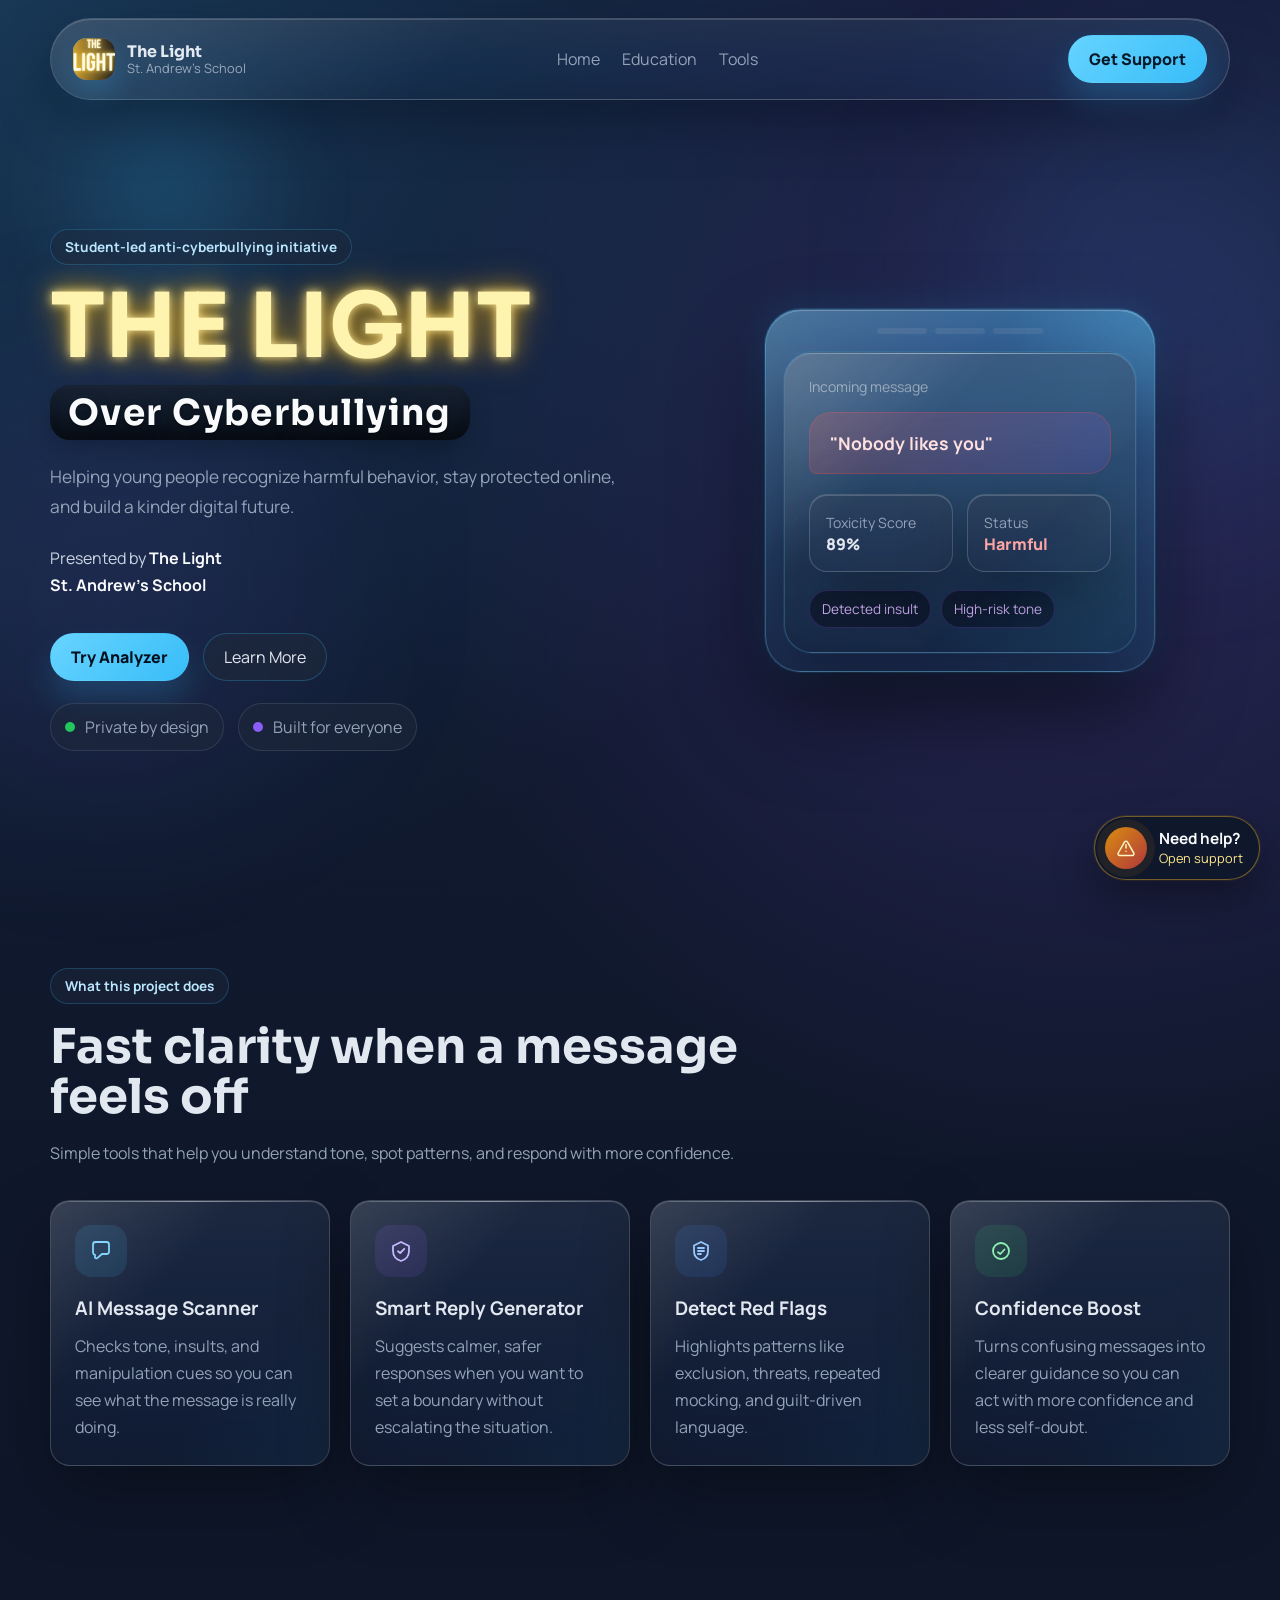
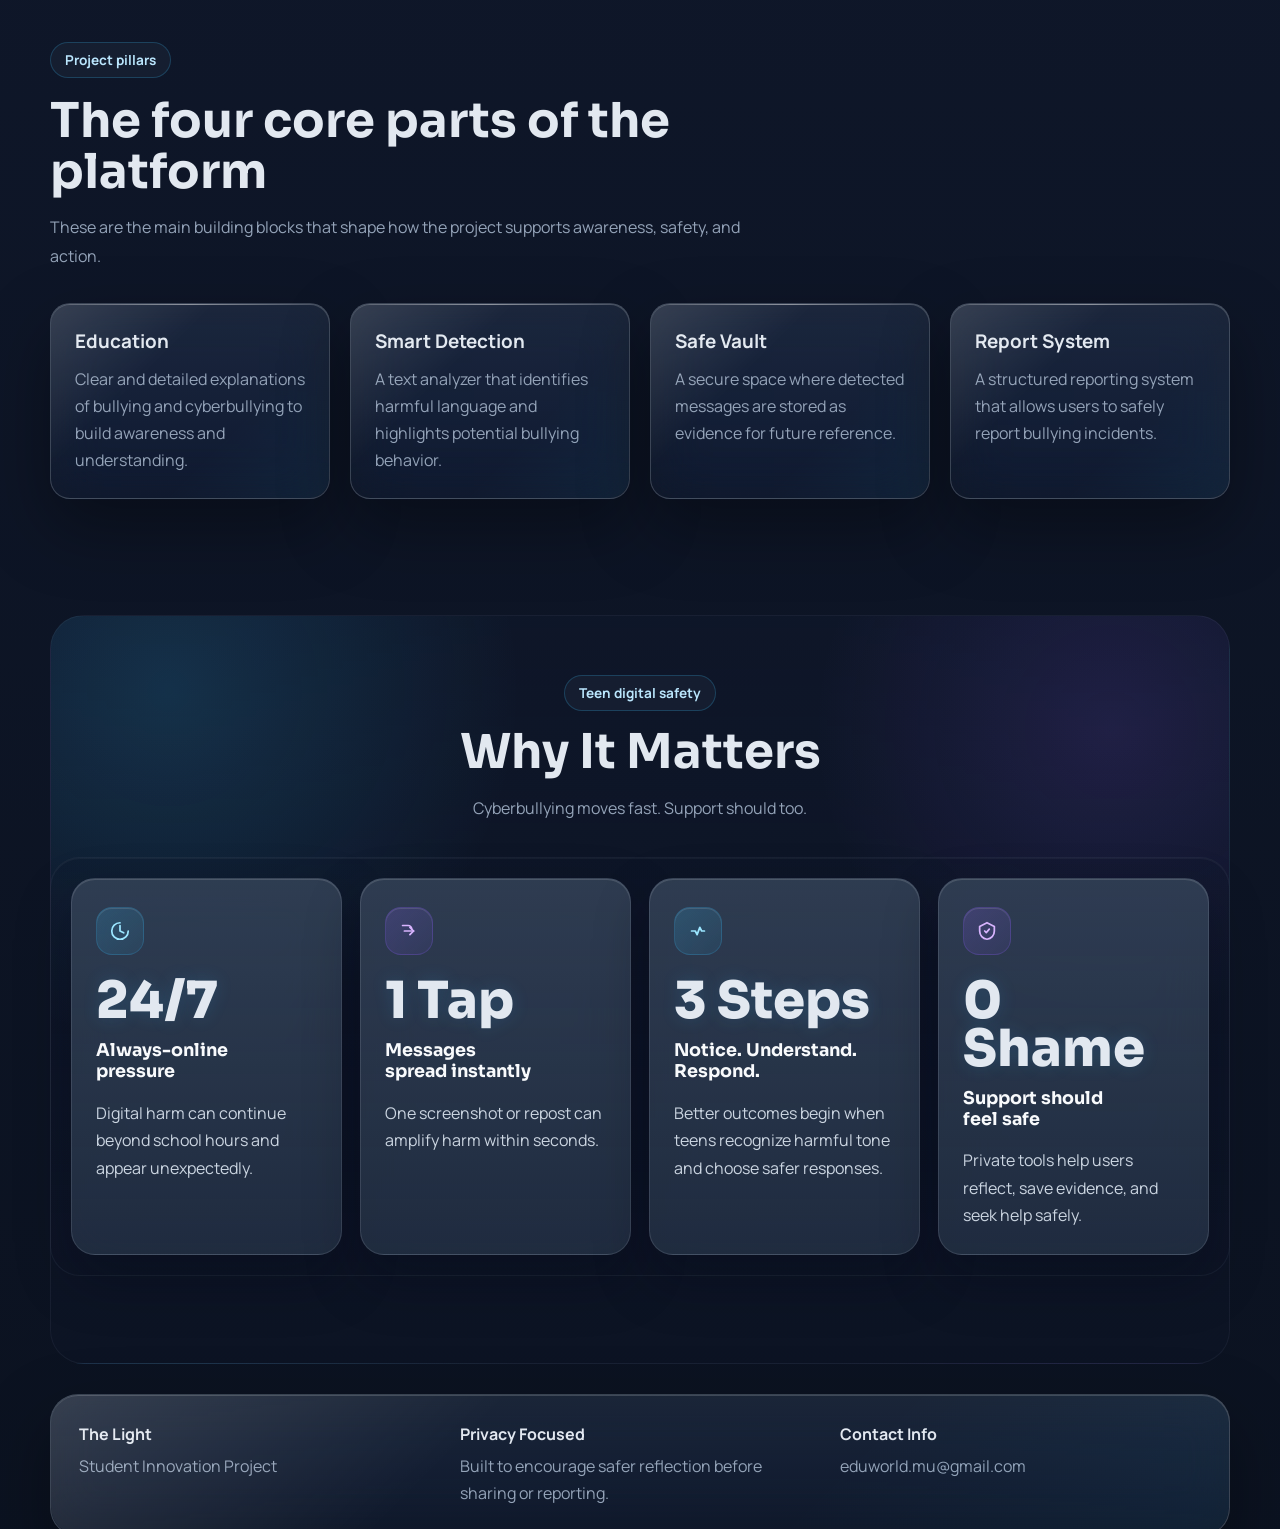
<file: index.html>
<!DOCTYPE html>
<html lang="en">
<head>
<meta charset="UTF-8">
<meta name="viewport" content="width=device-width, initial-scale=1.0">
<title>The Light</title>
<link rel="preconnect" href="https://fonts.googleapis.com">
<link rel="preconnect" href="https://fonts.gstatic.com" crossorigin>
<link href="https://fonts.googleapis.com/css2?family=Manrope:wght@400;500;600;700;800&family=Sora:wght@500;600;700;800&display=swap" rel="stylesheet">
<link rel="stylesheet" href="style.css">
</head>

<body class="landing-page">

<div class="light"></div>
<div class="page-glow page-glow-one"></div>
<div class="page-glow page-glow-two"></div>

<nav class="navbar">
  <a class="brand" href="index.html">
    <span class="brand-mark">
      <img src="LoGo.png" alt="The Light logo">
    </span>
    <span class="brand-text">
      <strong>The Light</strong>
      <small>St. Andrew's School</small>
    </span>
  </a>

  <button class="nav-toggle" type="button" aria-expanded="false" aria-controls="site-menu" aria-label="Toggle navigation menu">
    <span></span>
    <span></span>
    <span></span>
  </button>

  <div class="nav-links" id="site-menu">
    <a href="index.html">Home</a>
    <a href="education.html">Education</a>
    <a href="tools.html">Tools</a>
  </div>
  <a class="nav-cta" href="tools.html#report">Get Support</a>
</nav>

<main>
  <section class="hero section-shell">
    <div class="hero-copy reveal">
      <span class="eyebrow">Student-led anti-cyberbullying initiative</span>
      <h1 class="title-stack">
        <span class="title-box">THE LIGHT</span>
        <span class="subtitle-box">Over Cyberbullying</span>
      </h1>
      <p class="hero-subtitle">
        Helping young people recognize harmful behavior, stay protected online, and build a kinder digital future.
      </p>

      <div class="hero-credits">
        <p>Presented by <strong>The Light</strong></p>
        <p><strong>St. Andrew's School</strong></p>
      </div>

      <div class="hero-actions">
        <a class="button button-primary" href="tools.html#analyzer">Try Analyzer</a>
        <a class="button button-secondary" href="#why">Learn More</a>
      </div>

      <div class="trust-row">
        <div class="trust-chip">
          <span class="chip-dot chip-safe"></span>
          Private by design
        </div>
        <div class="trust-chip">
          <span class="chip-dot chip-warning"></span>
          Built for everyone
        </div>
      </div>
    </div>

    <div class="hero-visual reveal delay-1">
      <div class="phone-mockup">
        <div class="phone-top">
          <span></span>
          <span></span>
          <span></span>
        </div>

        <div class="chat-card">
          <div class="chat-label">Incoming message</div>
          <div class="chat-bubble harmful">"Nobody likes you"</div>
          <div class="mockup-meta">
            <div class="meta-card">
              <span class="meta-title">Toxicity Score</span>
              <strong>89%</strong>
            </div>
            <div class="meta-card alert">
              <span class="meta-title">Status</span>
              <strong>Harmful</strong>
            </div>
          </div>
          <div class="mockup-footer">
            <span class="mini-pill">Detected insult</span>
            <span class="mini-pill">High-risk tone</span>
          </div>
        </div>
      </div>
    </div>
  </section>

  <section class="section-shell reveal">
    <div class="section-heading">
      <span class="eyebrow">What this project does</span>
      <h2>Fast clarity when a message feels off</h2>
      <p>Simple tools that help you understand tone, spot patterns, and respond with more confidence.</p>
    </div>

    <div class="feature-grid">
      <article class="feature-card">
        <div class="icon-wrap">
          <svg viewBox="0 0 24 24" aria-hidden="true">
            <path d="M4 5.5A2.5 2.5 0 0 1 6.5 3h11A2.5 2.5 0 0 1 20 5.5v7A2.5 2.5 0 0 1 17.5 15H13l-4.8 4.1c-.8.7-2.2.1-2.2-.9V15.8A2.5 2.5 0 0 1 4 13.5z"/>
          </svg>
        </div>
        <h3>AI Message Scanner</h3>
        <p>Checks tone, insults, and manipulation cues so you can see what the message is really doing.</p>
      </article>

      <article class="feature-card">
        <div class="icon-wrap purple">
          <svg viewBox="0 0 24 24" aria-hidden="true">
            <path d="M12 3 4 7v5c0 5 3.4 8.8 8 10 4.6-1.2 8-5 8-10V7z"/>
            <path d="M9 12.2 11.2 14 15.3 9.8"/>
          </svg>
        </div>
        <h3>Smart Reply Generator</h3>
        <p>Suggests calmer, safer responses when you want to set a boundary without escalating the situation.</p>
      </article>

      <article class="feature-card">
        <div class="icon-wrap blue">
          <svg viewBox="0 0 24 24" aria-hidden="true">
            <path d="M12 3 5 6.5V12c0 4.6 2.9 7.9 7 9 4.1-1.1 7-4.4 7-9V6.5z"/>
            <path d="M9 9h6M9 12h6M9 15h3"/>
          </svg>
        </div>
        <h3>Detect Red Flags</h3>
        <p>Highlights patterns like exclusion, threats, repeated mocking, and guilt-driven language.</p>
      </article>

      <article class="feature-card">
        <div class="icon-wrap green">
          <svg viewBox="0 0 24 24" aria-hidden="true">
            <path d="M12 20c4.4 0 8-3.6 8-8s-3.6-8-8-8-8 3.6-8 8 3.6 8 8 8Z"/>
            <path d="M9 13.2 11.3 15 15.5 10.5"/>
          </svg>
        </div>
        <h3>Confidence Boost</h3>
        <p>Turns confusing messages into clearer guidance so you can act with more confidence and less self-doubt.</p>
      </article>
    </div>
  </section>

  <section class="section-shell reveal">
    <div class="section-heading">
      <span class="eyebrow">Project pillars</span>
      <h2>The four core parts of the platform</h2>
      <p>These are the main building blocks that shape how the project supports awareness, safety, and action.</p>
    </div>

    <div class="feature-grid">
      <a class="feature-link" href="education.html">
        <article class="feature-card">
          <h3>Education</h3>
          <p>Clear and detailed explanations of bullying and cyberbullying to build awareness and understanding.</p>
        </article>
      </a>

      <a class="feature-link" href="tools.html#analyzer">
        <article class="feature-card">
          <h3>Smart Detection</h3>
          <p>A text analyzer that identifies harmful language and highlights potential bullying behavior.</p>
        </article>
      </a>

      <a class="feature-link" href="tools.html#vault">
        <article class="feature-card">
          <h3>Safe Vault</h3>
          <p>A secure space where detected messages are stored as evidence for future reference.</p>
        </article>
      </a>

      <a class="feature-link" href="tools.html#report">
        <article class="feature-card">
          <h3>Report System</h3>
          <p>A structured reporting system that allows users to safely report bullying incidents.</p>
        </article>
      </a>
    </div>
  </section>

  <section class="section-shell stats-strip-section" id="why">
    <div class="section-heading stats-strip-heading">
      <span class="eyebrow reveal">Teen digital safety</span>
      <h2 class="reveal delay-1">Why It Matters</h2>
      <p class="reveal delay-2">Cyberbullying moves fast. Support should too.</p>
    </div>

    <div class="stats-strip" aria-label="Key cyberbullying facts">
      <article class="stat-strip-card reveal delay-2">
        <span class="stat-strip-icon" aria-hidden="true">
          <svg viewBox="0 0 24 24">
            <path d="M12 6v6l4 2"></path>
            <path d="M21 12a9 9 0 1 1-9-9"></path>
          </svg>
        </span>
        <strong class="stat-strip-value" data-target="24/7">0</strong>
        <h3>Always-online pressure</h3>
        <p>Digital harm can continue beyond school hours and appear unexpectedly.</p>
      </article>

      <article class="stat-strip-card reveal delay-3">
        <span class="stat-strip-icon purple" aria-hidden="true">
          <svg viewBox="0 0 24 24">
            <path d="M7 12h10"></path>
            <path d="m13 8 4 4-4 4"></path>
            <path d="M5 6h6a4 4 0 0 1 4 4"></path>
          </svg>
        </span>
        <strong class="stat-strip-value" data-target="1 Tap">0</strong>
        <h3>Messages spread instantly</h3>
        <p>One screenshot or repost can amplify harm within seconds.</p>
      </article>

      <article class="stat-strip-card reveal delay-4">
        <span class="stat-strip-icon" aria-hidden="true">
          <svg viewBox="0 0 24 24">
            <path d="M5 12h4l2 4 3-8 2 4h3"></path>
          </svg>
        </span>
        <strong class="stat-strip-value" data-target="3 Steps">0</strong>
        <h3>Notice. Understand. Respond.</h3>
        <p>Better outcomes begin when teens recognize harmful tone and choose safer responses.</p>
      </article>

      <article class="stat-strip-card reveal delay-5">
        <span class="stat-strip-icon purple" aria-hidden="true">
          <svg viewBox="0 0 24 24">
            <path d="M12 3 4 7v5c0 5 3.4 8.6 8 9 4.6-.4 8-4 8-9V7l-8-4Z"></path>
            <path d="m9.5 12 1.7 1.7 3.3-3.7"></path>
          </svg>
        </span>
        <strong class="stat-strip-value" data-target="0 Shame">0</strong>
        <h3>Support should feel safe</h3>
        <p>Private tools help users reflect, save evidence, and seek help safely.</p>
      </article>
    </div>
  </section>
</main>

<footer class="site-footer">
  <div>
    <strong>The Light</strong>
    <p>Student Innovation Project</p>
  </div>
  <div>
    <strong>Privacy Focused</strong>
    <p>Built to encourage safer reflection before sharing or reporting.</p>
  </div>
  <div>
    <strong>Contact Info</strong>
    <p>eduworld.mu@gmail.com</p>
  </div>
</footer>

<a class="support-beacon" href="tools.html#report" aria-label="Go to support form">
  <span class="support-beacon-icon" aria-hidden="true">
    <svg viewBox="0 0 24 24">
      <path d="M12 8v4"></path>
      <path d="M12 16h.01"></path>
      <path d="M10.3 4.7 2.7 18a2 2 0 0 0 1.7 3h15.2a2 2 0 0 0 1.7-3L13.7 4.7a2 2 0 0 0-3.4 0Z"></path>
    </svg>
  </span>
  <span class="support-beacon-copy">
    <strong>Need help?</strong>
    <small>Open support</small>
  </span>
</a>

<a class="back-to-top" href="#" aria-label="Back to top">
  <svg viewBox="0 0 24 24" aria-hidden="true">
    <path d="m6 15 6-6 6 6"></path>
  </svg>
</a>

<script src="script.js"></script>
</body>
</html>
</file>
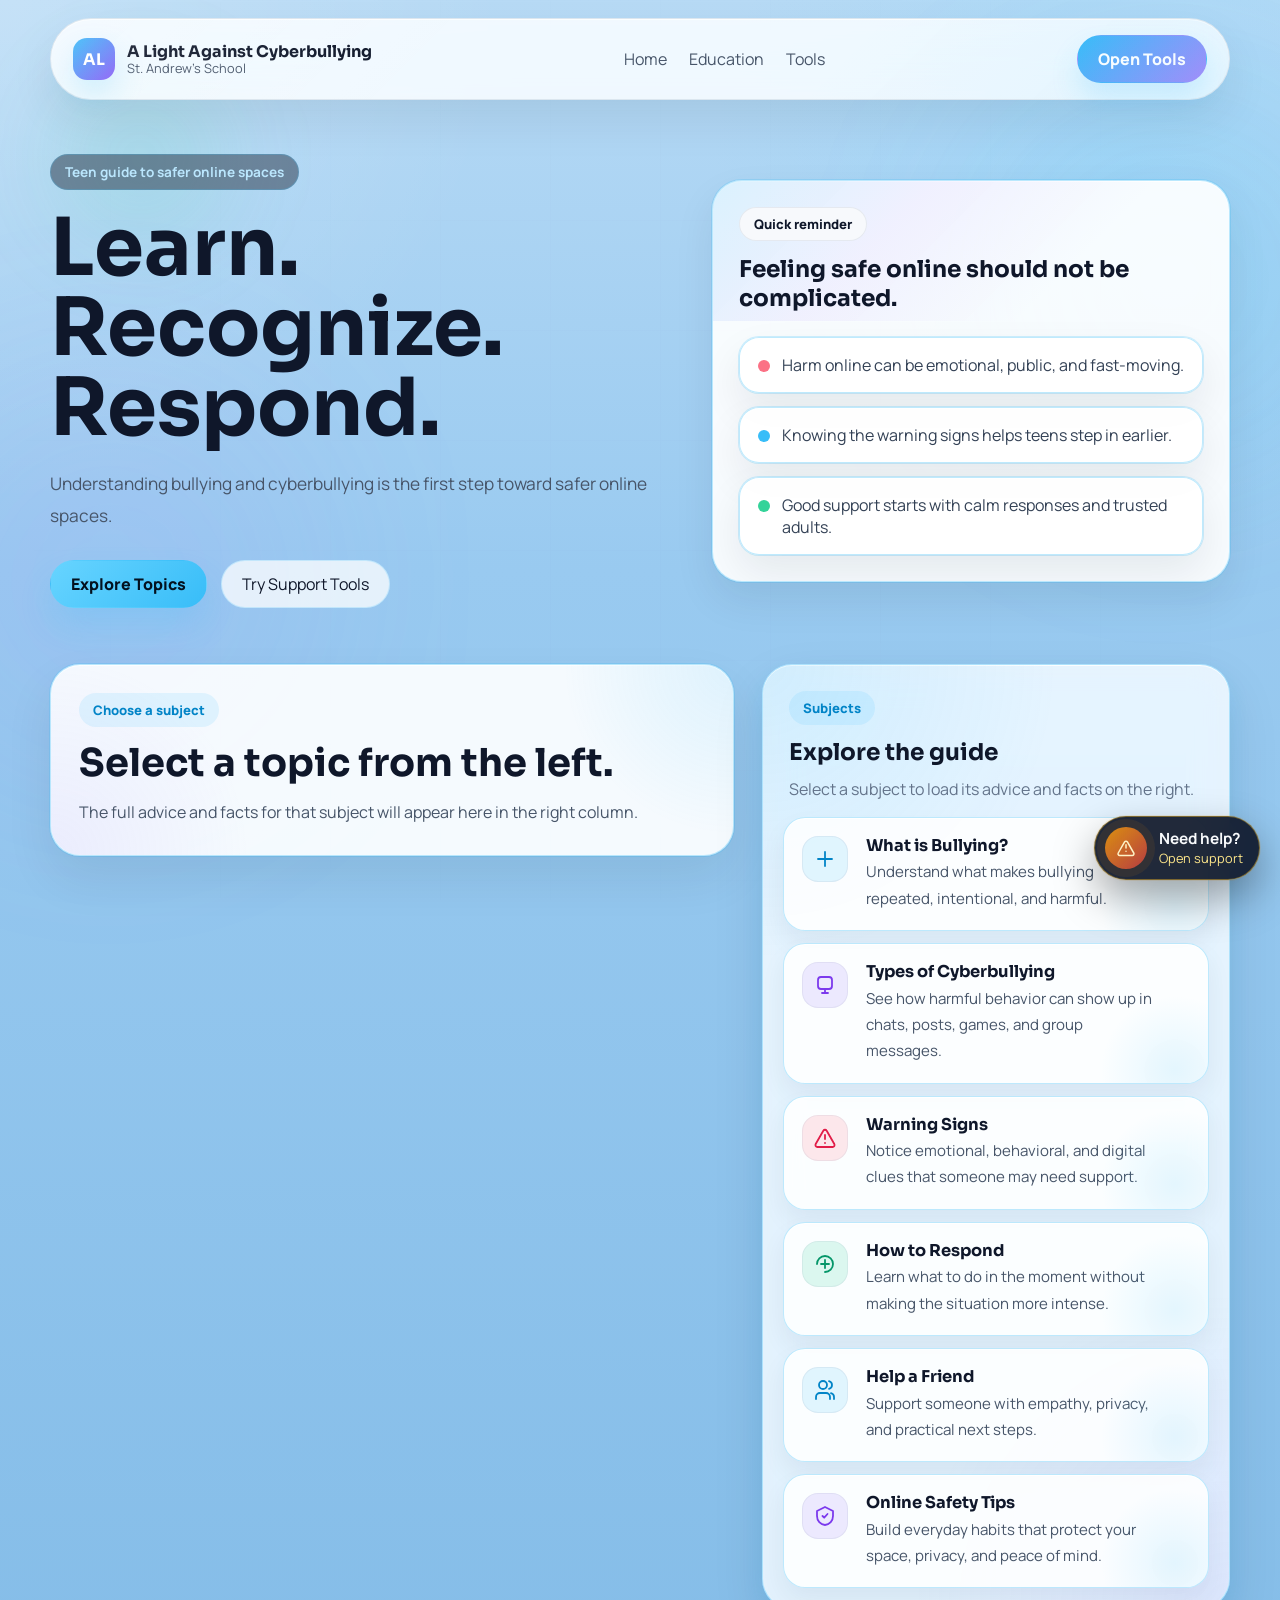
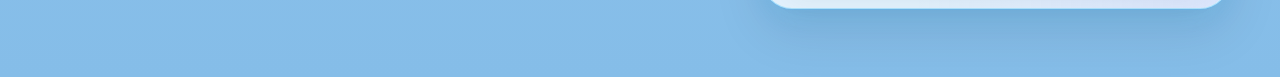
<file: Copy of education.html>
<!DOCTYPE html>
<html lang="en">
<head>
<meta charset="UTF-8">
<meta name="viewport" content="width=device-width, initial-scale=1.0">
<title>A Light Against Cyberbullying Education</title>
<link rel="preconnect" href="https://fonts.googleapis.com">
<link rel="preconnect" href="https://fonts.gstatic.com" crossorigin>
<link href="https://fonts.googleapis.com/css2?family=Manrope:wght@400;500;600;700;800&family=Sora:wght@500;600;700;800&display=swap" rel="stylesheet">
<link rel="stylesheet" href="Copy of style.css">
</head>

<body class="education-page">

<div class="light"></div>
<div class="page-glow page-glow-one"></div>
<div class="page-glow page-glow-two"></div>

<nav class="navbar">
  <a class="brand" href="Copy of index.html">
    <span class="brand-mark">AL</span>
    <span class="brand-text">
      <strong>A Light Against Cyberbullying</strong>
      <small>St. Andrew's School</small>
    </span>
  </a>

  <button class="nav-toggle" type="button" aria-expanded="false" aria-controls="site-menu" aria-label="Toggle navigation menu">
    <span></span>
    <span></span>
    <span></span>
  </button>

  <div class="nav-links" id="site-menu">
    <a href="Copy of index.html">Home</a>
    <a href="Copy of education.html">Education</a>
    <a href="Copy of tools.html">Tools</a>
  </div>
  <a class="nav-cta" href="Copy of tools.html">Open Tools</a>
</nav>

<main class="education-main">
  <section class="education-hero reveal">
    <div class="education-hero-copy">
      <span class="eyebrow">Teen guide to safer online spaces</span>
      <h1>Learn. Recognize. Respond.</h1>
      <p class="education-hero-subtitle">Understanding bullying and cyberbullying is the first step toward safer online spaces.</p>

      <div class="education-hero-actions">
        <a class="button button-primary" href="#topics">Explore Topics</a>
        <a class="button button-secondary education-secondary" href="Copy of tools.html">Try Support Tools</a>
      </div>
    </div>

    <aside class="education-hero-panel reveal delay-2">
      <div class="education-panel-top">
        <span class="education-panel-label">Quick reminder</span>
        <strong>Feeling safe online should not be complicated.</strong>
      </div>

      <div class="education-panel-points">
        <div class="education-mini-card">
          <span class="education-mini-dot coral"></span>
          Harm online can be emotional, public, and fast-moving.
        </div>
        <div class="education-mini-card">
          <span class="education-mini-dot blue"></span>
          Knowing the warning signs helps teens step in earlier.
        </div>
        <div class="education-mini-card">
          <span class="education-mini-dot mint"></span>
          Good support starts with calm responses and trusted adults.
        </div>
      </div>
    </aside>
  </section>

  <section class="education-topic-section" id="topics">
    <div class="education-topic-layout">
      <aside class="education-topic-panel reveal">
        <div class="education-topic-panel-head">
          <span class="education-topic-panel-label">Subjects</span>
          <h3>Explore the guide</h3>
          <p>Select a subject to load its advice and facts on the right.</p>
        </div>

        <div class="education-topic-grid" aria-label="Education subjects">
          <button class="education-topic-card reveal delay-2" type="button" data-topic-id="what-is-bullying" data-topic-theme="blue" data-topic-kicker="What is Bullying?" data-topic-title="Recognize when repeated harm becomes bullying." data-topic-lead="Bullying is usually repeated, intentional, and shaped by a power imbalance." data-topic-description="This subject explains what bullying actually means, why repetition matters, and how naming the pattern can help someone get support sooner." data-topic-advice-template="topic-advice-what-is-bullying" data-topic-facts-template="topic-facts-what-is-bullying">
            <span class="education-topic-icon blue" aria-hidden="true">
              <svg viewBox="0 0 24 24">
                <path d="M12 5v14"></path>
                <path d="M5 12h14"></path>
              </svg>
            </span>
            <h3>What is Bullying?</h3>
            <p>Understand what makes bullying repeated, intentional, and harmful.</p>
          </button>

          <button class="education-topic-card reveal delay-3" type="button" data-topic-id="types-of-cyberbullying" data-topic-theme="lavender" data-topic-kicker="Types of Cyberbullying" data-topic-title="See the different forms cyberbullying can take." data-topic-lead="Cyberbullying can show up in private chats, public comments, group spaces, games, and social apps." data-topic-description="From harassment and rumors to exclusion and fake accounts, cyberbullying can appear in many forms and spread very quickly once others join in." data-topic-advice-template="topic-advice-types-of-cyberbullying" data-topic-facts-template="topic-facts-types-of-cyberbullying">
            <span class="education-topic-icon lavender" aria-hidden="true">
              <svg viewBox="0 0 24 24">
                <rect x="5" y="4" width="14" height="12" rx="3"></rect>
                <path d="M9 20h6"></path>
                <path d="M12 16v4"></path>
              </svg>
            </span>
            <h3>Types of Cyberbullying</h3>
            <p>See how harmful behavior can show up in chats, posts, games, and group messages.</p>
          </button>

          <button class="education-topic-card reveal delay-4" type="button" data-topic-id="warning-signs" data-topic-theme="coral" data-topic-kicker="Warning Signs" data-topic-title="Spot warning signs before things get worse." data-topic-lead="People being targeted do not always say it directly, so changes in mood and habits matter." data-topic-description="This subject helps you notice emotional, social, and digital signs that may show someone is being targeted or feeling unsafe online." data-topic-advice-template="topic-advice-warning-signs" data-topic-facts-template="topic-facts-warning-signs">
            <span class="education-topic-icon coral" aria-hidden="true">
              <svg viewBox="0 0 24 24">
                <path d="M12 9v4"></path>
                <path d="M12 17h.01"></path>
                <path d="M10.3 4.7 2.7 18a2 2 0 0 0 1.7 3h15.2a2 2 0 0 0 1.7-3L13.7 4.7a2 2 0 0 0-3.4 0Z"></path>
              </svg>
            </span>
            <h3>Warning Signs</h3>
            <p>Notice emotional, behavioral, and digital clues that someone may need support.</p>
          </button>

          <button class="education-topic-card reveal delay-5" type="button" data-topic-id="how-to-respond" data-topic-theme="mint" data-topic-kicker="How to Respond" data-topic-title="Choose a response that protects your peace." data-topic-lead="The safest response is usually calm, brief, and focused on protecting yourself." data-topic-description="This subject covers what to do when a message feels hostile, including when to stop replying, how to save evidence, and when to report or tell an adult." data-topic-advice-template="topic-advice-how-to-respond" data-topic-facts-template="topic-facts-how-to-respond">
            <span class="education-topic-icon mint" aria-hidden="true">
              <svg viewBox="0 0 24 24">
                <path d="M8 12h8"></path>
                <path d="M12 8v8"></path>
                <path d="M4 12a8 8 0 1 1 8 8"></path>
              </svg>
            </span>
            <h3>How to Respond</h3>
            <p>Learn what to do in the moment without making the situation more intense.</p>
          </button>

          <button class="education-topic-card reveal delay-6" type="button" data-topic-id="help-a-friend" data-topic-theme="teal" data-topic-kicker="Help a Friend" data-topic-title="Support a friend without adding pressure." data-topic-lead="Support should feel calm, private, and centered on what your friend needs most." data-topic-description="This subject focuses on listening well, protecting privacy, and helping a friend take the next step without taking over the situation." data-topic-advice-template="topic-advice-help-a-friend" data-topic-facts-template="topic-facts-help-a-friend">
            <span class="education-topic-icon blue" aria-hidden="true">
              <svg viewBox="0 0 24 24">
                <path d="M17 21v-2a4 4 0 0 0-4-4H7a4 4 0 0 0-4 4v2"></path>
                <circle cx="10" cy="7" r="4"></circle>
                <path d="M21 21v-2a4 4 0 0 0-3-3.87"></path>
                <path d="M16 3.13a4 4 0 0 1 0 7.75"></path>
              </svg>
            </span>
            <h3>Help a Friend</h3>
            <p>Support someone with empathy, privacy, and practical next steps.</p>
          </button>

          <button class="education-topic-card reveal delay-7" type="button" data-topic-id="online-safety-tips" data-topic-theme="gold" data-topic-kicker="Online Safety Tips" data-topic-title="Build habits that make online spaces safer." data-topic-lead="Small digital habits can protect privacy, reduce risk, and make support easier when needed." data-topic-description="This subject focuses on everyday privacy and safety habits that help you stay more in control online." data-topic-advice-template="topic-advice-online-safety-tips" data-topic-facts-template="topic-facts-online-safety-tips">
            <span class="education-topic-icon lavender" aria-hidden="true">
              <svg viewBox="0 0 24 24">
                <path d="M12 3 4 7v5c0 5 3.4 8.6 8 9 4.6-.4 8-4 8-9V7l-8-4Z"></path>
                <path d="m9.5 12 1.7 1.7 3.3-3.7"></path>
              </svg>
            </span>
            <h3>Online Safety Tips</h3>
            <p>Build everyday habits that protect your space, privacy, and peace of mind.</p>
          </button>
        </div>
      </aside>

      <article class="education-topic-viewer reveal delay-1" aria-live="polite">
        <div class="education-topic-empty" id="educationTopicEmpty">
          <span class="education-topic-detail-kicker">Choose a subject</span>
          <h2>Select a topic from the left.</h2>
          <p>The full advice and facts for that subject will appear here in the right column.</p>
        </div>

        <div class="education-topic-content" id="educationTopicContent" hidden>
          <span class="education-topic-detail-kicker" id="educationTopicKicker">Subject focus</span>
          <h2 id="educationTopicTitle"></h2>
          <p class="education-info-lead" id="educationTopicLead"></p>
          <p id="educationTopicDescription"></p>

          <div class="education-detail-grid">
            <div class="education-detail-panel">
              <span class="education-detail-label">Advice</span>
              <div id="educationTopicAdvice"></div>
            </div>
            <div class="education-detail-panel">
              <span class="education-detail-label">Facts</span>
              <div id="educationTopicFacts"></div>
            </div>
          </div>
        </div>
      </article>
    </div>

    <div class="education-topic-templates" hidden>
      <template id="topic-advice-what-is-bullying">
        <ul class="education-bullet-list">
          <li>Trust your discomfort if the same person keeps targeting someone.</li>
          <li>Talk to a trusted adult early instead of waiting for it to grow.</li>
          <li>Do not excuse repeated harm as "just joking" if it keeps hurting someone.</li>
        </ul>
      </template>
      <template id="topic-facts-what-is-bullying">
        <ul class="education-facts-list">
          <li><strong>Repeated:</strong> It keeps happening or threatens to continue.</li>
          <li><strong>Intentional:</strong> The behavior is meant to hurt, shame, or control.</li>
          <li><strong>Imbalance:</strong> One person has more social, physical, or digital power.</li>
        </ul>
      </template>

      <template id="topic-advice-types-of-cyberbullying">
        <ul class="education-bullet-list">
          <li>Do not reshare harmful posts, screenshots, or private content.</li>
          <li>Mute, block, or leave spaces that are becoming abusive.</li>
          <li>Save proof before harmful content is deleted or edited.</li>
        </ul>
      </template>
      <template id="topic-facts-types-of-cyberbullying">
        <ul class="education-facts-list">
          <li><strong>Harassment:</strong> Repeated cruel messages or comments.</li>
          <li><strong>Exclusion:</strong> Leaving someone out on purpose to isolate them.</li>
          <li><strong>Impersonation:</strong> Fake accounts or pretending to be someone else.</li>
          <li><strong>Exposure:</strong> Sharing private photos, secrets, or humiliating content.</li>
        </ul>
      </template>

      <template id="topic-advice-warning-signs">
        <ul class="education-bullet-list">
          <li>Check in gently instead of demanding an explanation.</li>
          <li>Ask open questions like "Do you want to talk about what happened online?"</li>
          <li>Take small signs seriously if they appear repeatedly.</li>
        </ul>
      </template>
      <template id="topic-facts-warning-signs">
        <ul class="education-facts-list">
          <li><strong>Emotional:</strong> Sudden sadness, anger, anxiety, or fear after being online.</li>
          <li><strong>Social:</strong> Pulling away from friends, activities, or group chats.</li>
          <li><strong>Digital:</strong> Hiding screens, deleting apps, or panicking at notifications.</li>
        </ul>
      </template>

      <template id="topic-advice-how-to-respond">
        <ol class="education-step-list">
          <li>Do not reply when emotions are running high.</li>
          <li>Take screenshots and save messages as evidence.</li>
          <li>Block, mute, or report the account when needed.</li>
          <li>Tell a trusted adult, teacher, counselor, or caregiver.</li>
        </ol>
      </template>
      <template id="topic-facts-how-to-respond">
        <ul class="education-facts-list">
          <li><strong>Short replies:</strong> Brief boundaries are usually safer than long arguments.</li>
          <li><strong>Evidence:</strong> Screenshots matter because online content can disappear fast.</li>
          <li><strong>Support:</strong> Reporting feels easier when someone trusted helps you do it.</li>
        </ul>
      </template>

      <template id="topic-advice-help-a-friend">
        <ul class="education-bullet-list">
          <li>Listen without blaming them or asking why they "didn't ignore it."</li>
          <li>Ask what kind of support they want before taking action.</li>
          <li>Offer to sit with them while they save evidence or tell an adult.</li>
        </ul>
      </template>
      <template id="topic-facts-help-a-friend">
        <ul class="education-facts-list">
          <li><strong>Validation matters:</strong> Feeling believed can reduce shame and isolation.</li>
          <li><strong>Privacy matters:</strong> Do not share their story without permission unless safety is at risk.</li>
          <li><strong>Helpful phrase:</strong> "I'm here with you. We can figure out the next step together."</li>
        </ul>
      </template>

      <template id="topic-advice-online-safety-tips">
        <ul class="education-bullet-list">
          <li>Review privacy settings regularly.</li>
          <li>Think before posting or sharing screenshots.</li>
          <li>Use strong passwords and keep accounts secure.</li>
          <li>Stay with people and communities that feel respectful.</li>
        </ul>
      </template>
      <template id="topic-facts-online-safety-tips">
        <ul class="education-facts-list">
          <li><strong>Settings drift:</strong> App updates can change privacy defaults over time.</li>
          <li><strong>Digital footprints:</strong> Screenshots and reposts can outlast the original post.</li>
          <li><strong>Boundaries help:</strong> Curating who can contact you can lower exposure to harm.</li>
        </ul>
      </template>
    </div>
  </section>
</main>

<a class="support-beacon" href="Copy of tools.html#urgent-help" aria-label="Go to urgent support">
  <span class="support-beacon-icon" aria-hidden="true">
    <svg viewBox="0 0 24 24">
      <path d="M12 8v4"></path>
      <path d="M12 16h.01"></path>
      <path d="M10.3 4.7 2.7 18a2 2 0 0 0 1.7 3h15.2a2 2 0 0 0 1.7-3L13.7 4.7a2 2 0 0 0-3.4 0Z"></path>
    </svg>
  </span>
  <span class="support-beacon-copy">
    <strong>Need help?</strong>
    <small>Open support</small>
  </span>
</a>

<script src="Copy of script.js"></script>
</body>
</html>
</file>
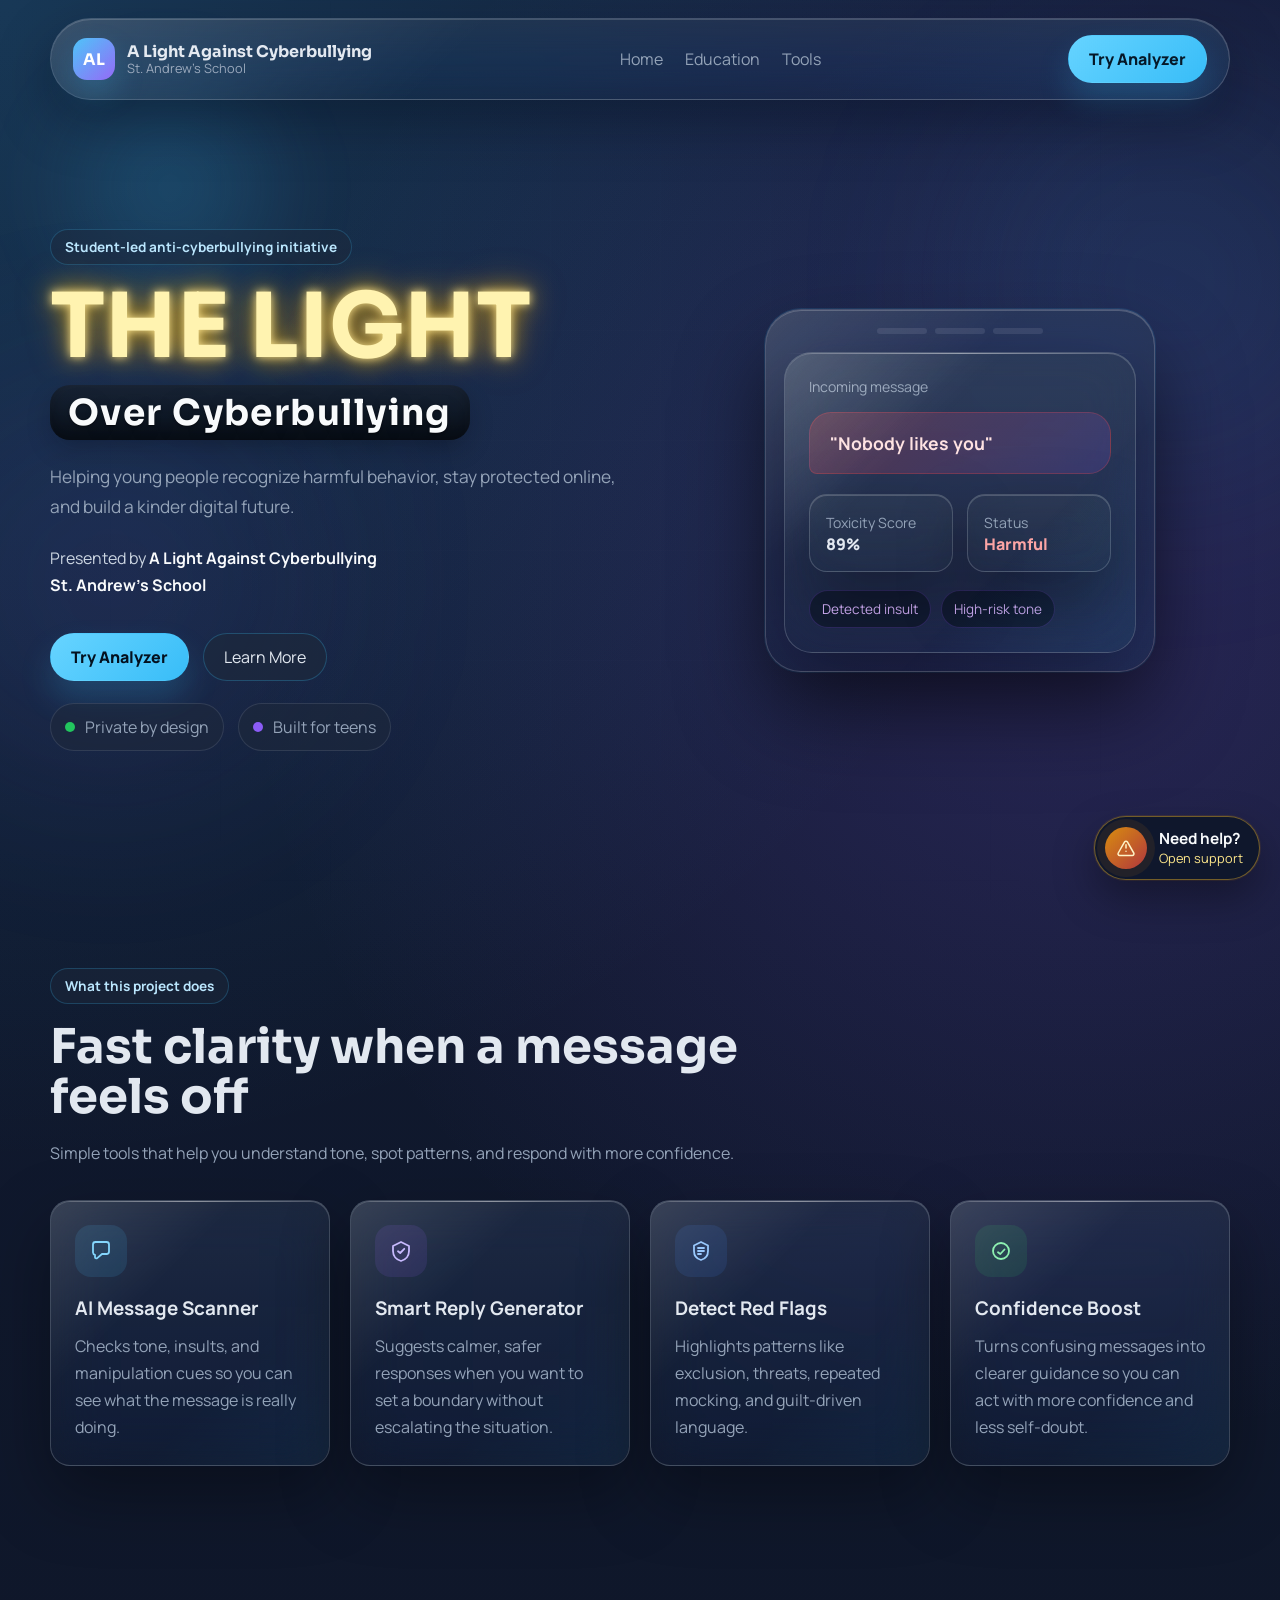
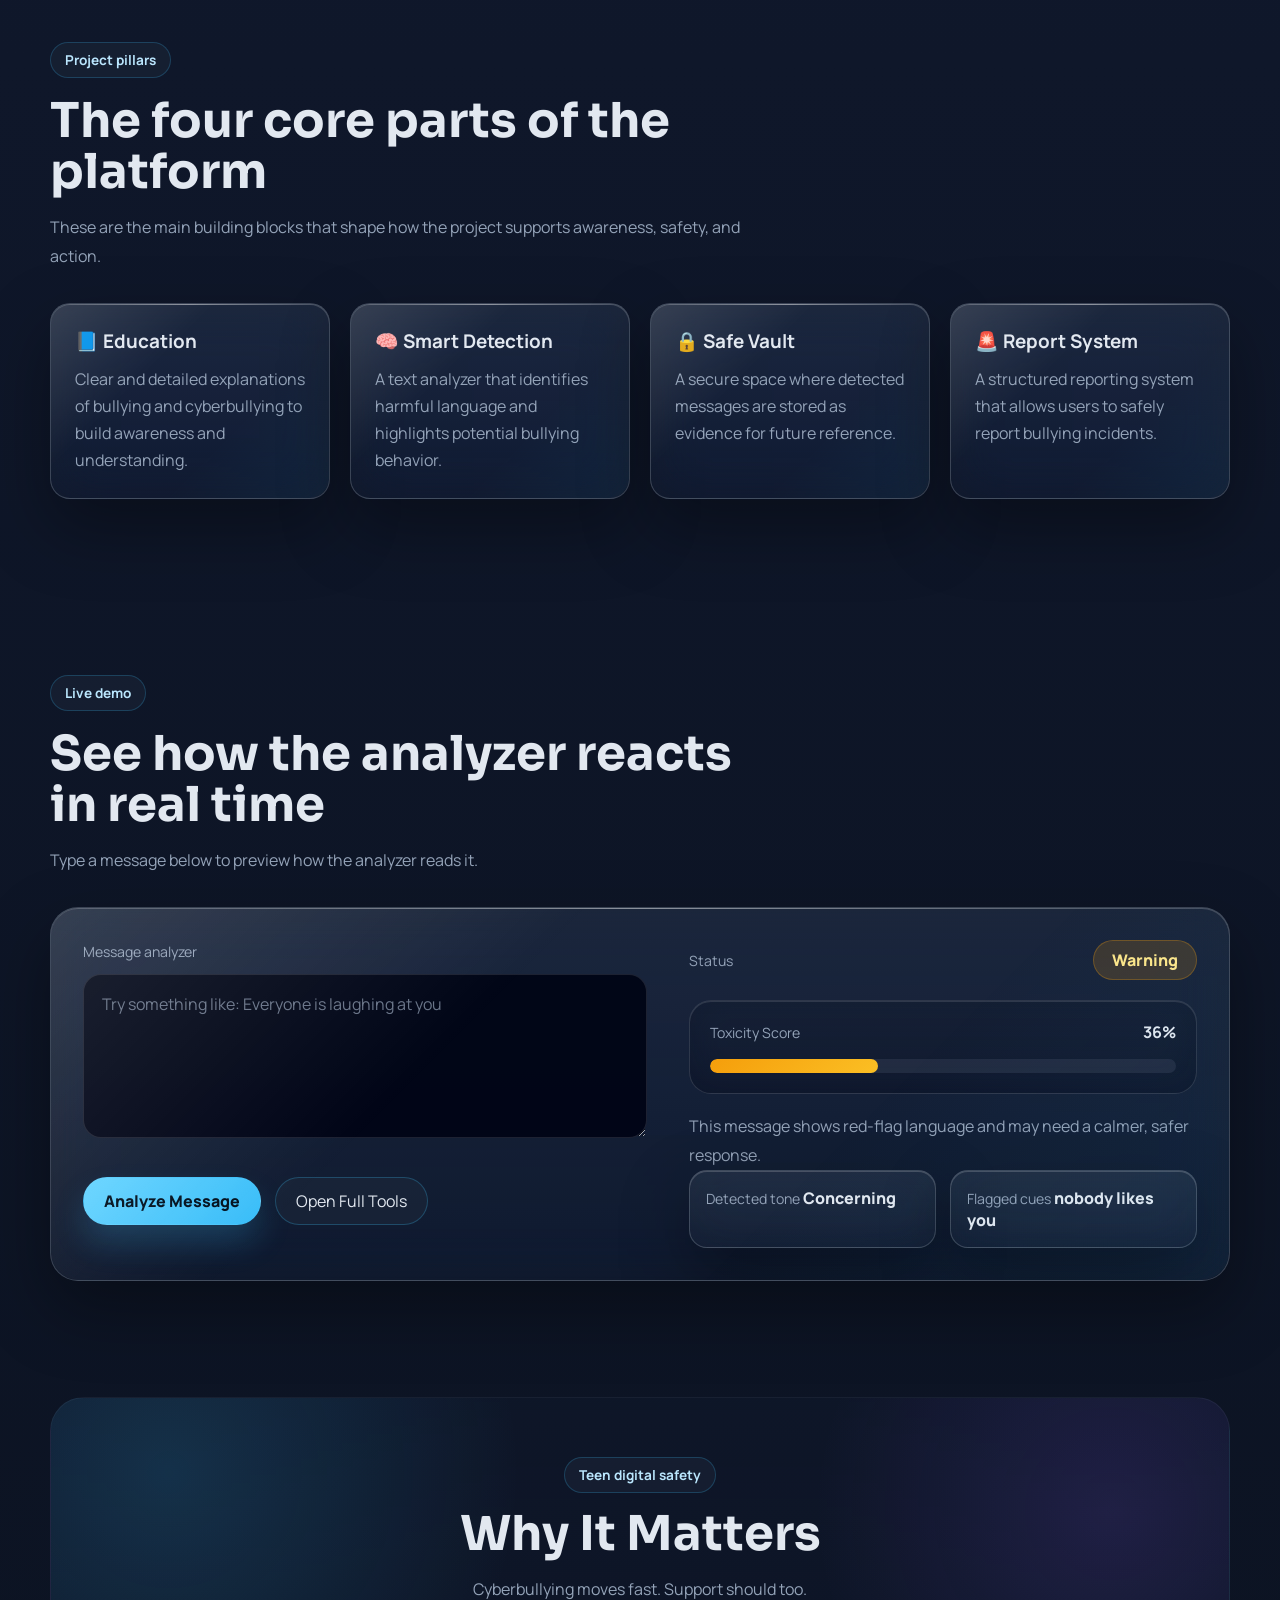
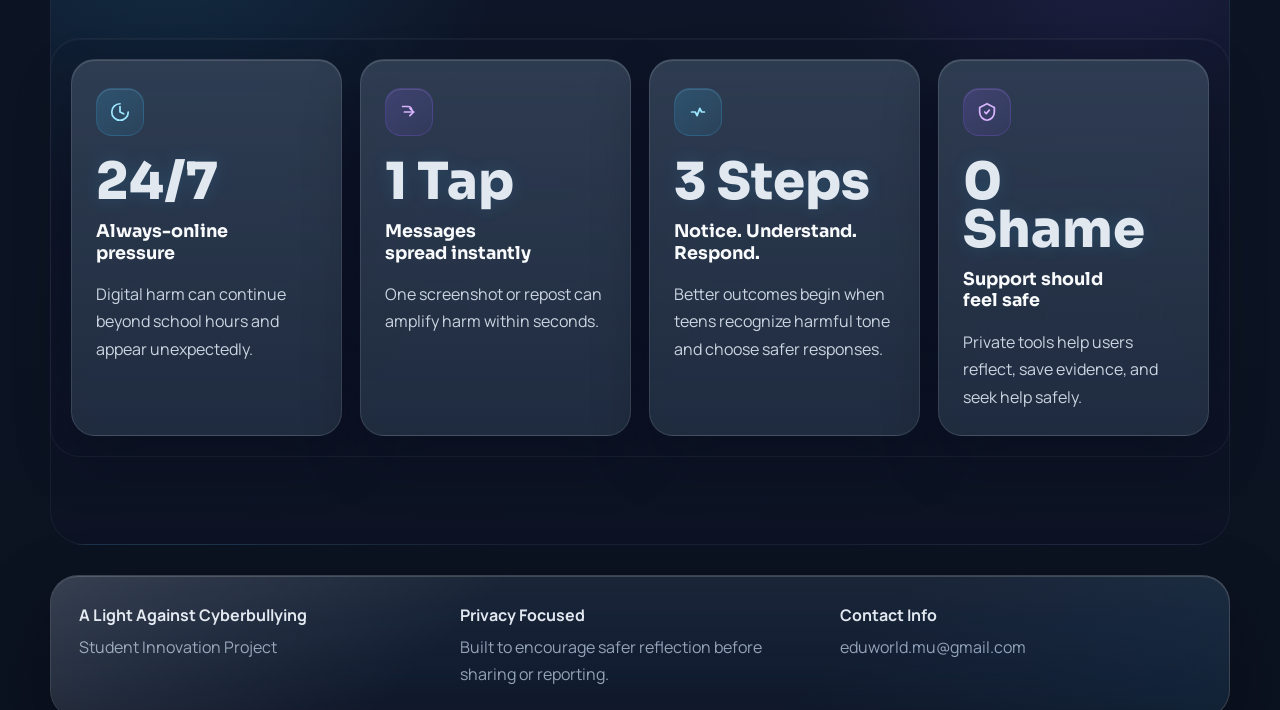
<file: Copy of index.html>
<!DOCTYPE html>
<html lang="en">
<head>
<meta charset="UTF-8">
<meta name="viewport" content="width=device-width, initial-scale=1.0">
<title>A Light Against Cyberbullying</title>
<link rel="preconnect" href="https://fonts.googleapis.com">
<link rel="preconnect" href="https://fonts.gstatic.com" crossorigin>
<link href="https://fonts.googleapis.com/css2?family=Manrope:wght@400;500;600;700;800&family=Sora:wght@500;600;700;800&display=swap" rel="stylesheet">
<link rel="stylesheet" href="Copy of style.css">
</head>

<body class="landing-page">

<div class="light"></div>
<div class="page-glow page-glow-one"></div>
<div class="page-glow page-glow-two"></div>

<nav class="navbar">
  <a class="brand" href="Copy of index.html">
    <span class="brand-mark">AL</span>
    <span class="brand-text">
      <strong>A Light Against Cyberbullying</strong>
      <small>St. Andrew's School</small>
    </span>
  </a>

  <button class="nav-toggle" type="button" aria-expanded="false" aria-controls="site-menu" aria-label="Toggle navigation menu">
    <span></span>
    <span></span>
    <span></span>
  </button>

  <div class="nav-links" id="site-menu">
    <a href="Copy of index.html">Home</a>
    <a href="Copy of education.html">Education</a>
    <a href="Copy of tools.html">Tools</a>
  </div>
  <a class="nav-cta" href="#demo">Try Analyzer</a>
</nav>

<main>
  <section class="hero section-shell">
    <div class="hero-copy reveal">
      <span class="eyebrow">Student-led anti-cyberbullying initiative</span>
      <h1 class="title-stack">
        <span class="title-box">THE LIGHT</span>
        <span class="subtitle-box">Over Cyberbullying</span>
      </h1>
      <p class="hero-subtitle">
        Helping young people recognize harmful behavior, stay protected online, and build a kinder digital future.
      </p>

      <div class="hero-credits">
        <p>Presented by <strong>A Light Against Cyberbullying</strong></p>
        <p><strong>St. Andrew's School</strong></p>
      </div>

      <div class="hero-actions">
        <a class="button button-primary" href="#demo">Try Analyzer</a>
        <a class="button button-secondary" href="#why">Learn More</a>
      </div>

      <div class="trust-row">
        <div class="trust-chip">
          <span class="chip-dot chip-safe"></span>
          Private by design
        </div>
        <div class="trust-chip">
          <span class="chip-dot chip-warning"></span>
          Built for teens
        </div>
      </div>
    </div>

    <div class="hero-visual reveal delay-1">
      <div class="phone-mockup">
        <div class="phone-top">
          <span></span>
          <span></span>
          <span></span>
        </div>

        <div class="chat-card">
          <div class="chat-label">Incoming message</div>
          <div class="chat-bubble harmful">"Nobody likes you"</div>
          <div class="mockup-meta">
            <div class="meta-card">
              <span class="meta-title">Toxicity Score</span>
              <strong>89%</strong>
            </div>
            <div class="meta-card alert">
              <span class="meta-title">Status</span>
              <strong>Harmful</strong>
            </div>
          </div>
          <div class="mockup-footer">
            <span class="mini-pill">Detected insult</span>
            <span class="mini-pill">High-risk tone</span>
          </div>
        </div>
      </div>
    </div>
  </section>

  <section class="section-shell reveal">
    <div class="section-heading">
      <span class="eyebrow">What this project does</span>
      <h2>Fast clarity when a message feels off</h2>
      <p>Simple tools that help you understand tone, spot patterns, and respond with more confidence.</p>
    </div>

    <div class="feature-grid">
      <article class="feature-card">
        <div class="icon-wrap">
          <svg viewBox="0 0 24 24" aria-hidden="true">
            <path d="M4 5.5A2.5 2.5 0 0 1 6.5 3h11A2.5 2.5 0 0 1 20 5.5v7A2.5 2.5 0 0 1 17.5 15H13l-4.8 4.1c-.8.7-2.2.1-2.2-.9V15.8A2.5 2.5 0 0 1 4 13.5z"/>
          </svg>
        </div>
        <h3>AI Message Scanner</h3>
        <p>Checks tone, insults, and manipulation cues so you can see what the message is really doing.</p>
      </article>

      <article class="feature-card">
        <div class="icon-wrap purple">
          <svg viewBox="0 0 24 24" aria-hidden="true">
            <path d="M12 3 4 7v5c0 5 3.4 8.8 8 10 4.6-1.2 8-5 8-10V7z"/>
            <path d="M9 12.2 11.2 14 15.3 9.8"/>
          </svg>
        </div>
        <h3>Smart Reply Generator</h3>
        <p>Suggests calmer, safer responses when you want to set a boundary without escalating the situation.</p>
      </article>

      <article class="feature-card">
        <div class="icon-wrap blue">
          <svg viewBox="0 0 24 24" aria-hidden="true">
            <path d="M12 3 5 6.5V12c0 4.6 2.9 7.9 7 9 4.1-1.1 7-4.4 7-9V6.5z"/>
            <path d="M9 9h6M9 12h6M9 15h3"/>
          </svg>
        </div>
        <h3>Detect Red Flags</h3>
        <p>Highlights patterns like exclusion, threats, repeated mocking, and guilt-driven language.</p>
      </article>

      <article class="feature-card">
        <div class="icon-wrap green">
          <svg viewBox="0 0 24 24" aria-hidden="true">
            <path d="M12 20c4.4 0 8-3.6 8-8s-3.6-8-8-8-8 3.6-8 8 3.6 8 8 8Z"/>
            <path d="M9 13.2 11.3 15 15.5 10.5"/>
          </svg>
        </div>
        <h3>Confidence Boost</h3>
        <p>Turns confusing messages into clearer guidance so you can act with more confidence and less self-doubt.</p>
      </article>
    </div>
  </section>

  <section class="section-shell reveal">
    <div class="section-heading">
      <span class="eyebrow">Project pillars</span>
      <h2>The four core parts of the platform</h2>
      <p>These are the main building blocks that shape how the project supports awareness, safety, and action.</p>
    </div>

    <div class="feature-grid">
      <a class="feature-link" href="Copy of education.html">
        <article class="feature-card">
          <h3>📘 Education</h3>
          <p>Clear and detailed explanations of bullying and cyberbullying to build awareness and understanding.</p>
        </article>
      </a>

      <a class="feature-link" href="Copy of tools.html#analyzer">
        <article class="feature-card">
          <h3>🧠 Smart Detection</h3>
          <p>A text analyzer that identifies harmful language and highlights potential bullying behavior.</p>
        </article>
      </a>

      <a class="feature-link" href="Copy of tools.html#vault">
        <article class="feature-card">
          <h3>🔒 Safe Vault</h3>
          <p>A secure space where detected messages are stored as evidence for future reference.</p>
        </article>
      </a>

      <a class="feature-link" href="Copy of tools.html#report">
        <article class="feature-card">
          <h3>🚨 Report System</h3>
          <p>A structured reporting system that allows users to safely report bullying incidents.</p>
        </article>
      </a>
    </div>
  </section>

  <section class="section-shell demo-section reveal" id="demo">
    <div class="section-heading">
      <span class="eyebrow">Live demo</span>
      <h2>See how the analyzer reacts in real time</h2>
      <p>Type a message below to preview how the analyzer reads it.</p>
    </div>

    <div class="demo-panel">
      <div class="demo-input-panel">
        <label class="demo-label" for="demoMessage">Message analyzer</label>
        <textarea id="demoMessage" placeholder="Try something like: Everyone is laughing at you"></textarea>
        <div class="hero-actions">
          <button class="button button-primary" id="demoAnalyze" type="button">Analyze Message</button>
          <a class="button button-secondary" href="Copy of tools.html">Open Full Tools</a>
        </div>
      </div>

      <div class="demo-result-panel">
        <div class="status-row">
          <span class="status-label">Status</span>
          <span id="demoStatus" class="status-pill safe">Safe</span>
        </div>

        <div class="progress-card">
          <div class="progress-copy">
            <span>Toxicity Score</span>
            <strong id="demoScore">12%</strong>
          </div>
          <div class="progress-track">
            <div id="demoBar" class="progress-fill safe" style="width: 12%;"></div>
          </div>
        </div>

        <p id="demoInsight" class="demo-insight">
          Supportive or neutral language reads as safe.
        </p>

        <div class="signal-list">
          <div class="signal-card">
            <span class="signal-label">Detected tone</span>
            <strong id="demoTone">Neutral</strong>
          </div>
          <div class="signal-card">
            <span class="signal-label">Flagged cues</span>
            <strong id="demoFlags">None</strong>
          </div>
        </div>
      </div>
    </div>
  </section>

  <section class="section-shell stats-strip-section" id="why">
    <div class="section-heading stats-strip-heading">
      <span class="eyebrow reveal">Teen digital safety</span>
      <h2 class="reveal delay-1">Why It Matters</h2>
      <p class="reveal delay-2">Cyberbullying moves fast. Support should too.</p>
    </div>

    <div class="stats-strip" aria-label="Key cyberbullying facts">
      <article class="stat-strip-card reveal delay-2">
        <span class="stat-strip-icon" aria-hidden="true">
          <svg viewBox="0 0 24 24">
            <path d="M12 6v6l4 2"></path>
            <path d="M21 12a9 9 0 1 1-9-9"></path>
          </svg>
        </span>
        <strong class="stat-strip-value" data-target="24/7">0</strong>
        <h3>Always-online pressure</h3>
        <p>Digital harm can continue beyond school hours and appear unexpectedly.</p>
      </article>

      <article class="stat-strip-card reveal delay-3">
        <span class="stat-strip-icon purple" aria-hidden="true">
          <svg viewBox="0 0 24 24">
            <path d="M7 12h10"></path>
            <path d="m13 8 4 4-4 4"></path>
            <path d="M5 6h6a4 4 0 0 1 4 4"></path>
          </svg>
        </span>
        <strong class="stat-strip-value" data-target="1 Tap">0</strong>
        <h3>Messages spread instantly</h3>
        <p>One screenshot or repost can amplify harm within seconds.</p>
      </article>

      <article class="stat-strip-card reveal delay-4">
        <span class="stat-strip-icon" aria-hidden="true">
          <svg viewBox="0 0 24 24">
            <path d="M5 12h4l2 4 3-8 2 4h3"></path>
          </svg>
        </span>
        <strong class="stat-strip-value" data-target="3 Steps">0</strong>
        <h3>Notice. Understand. Respond.</h3>
        <p>Better outcomes begin when teens recognize harmful tone and choose safer responses.</p>
      </article>

      <article class="stat-strip-card reveal delay-5">
        <span class="stat-strip-icon purple" aria-hidden="true">
          <svg viewBox="0 0 24 24">
            <path d="M12 3 4 7v5c0 5 3.4 8.6 8 9 4.6-.4 8-4 8-9V7l-8-4Z"></path>
            <path d="m9.5 12 1.7 1.7 3.3-3.7"></path>
          </svg>
        </span>
        <strong class="stat-strip-value" data-target="0 Shame">0</strong>
        <h3>Support should feel safe</h3>
        <p>Private tools help users reflect, save evidence, and seek help safely.</p>
      </article>
    </div>
  </section>
</main>

<footer class="site-footer">
  <div>
    <strong>A Light Against Cyberbullying</strong>
    <p>Student Innovation Project</p>
  </div>
  <div>
    <strong>Privacy Focused</strong>
    <p>Built to encourage safer reflection before sharing or reporting.</p>
  </div>
  <div>
    <strong>Contact Info</strong>
    <p>eduworld.mu@gmail.com</p>
  </div>
</footer>

<a class="support-beacon" href="Copy of tools.html#urgent-help" aria-label="Go to urgent support">
  <span class="support-beacon-icon" aria-hidden="true">
    <svg viewBox="0 0 24 24">
      <path d="M12 8v4"></path>
      <path d="M12 16h.01"></path>
      <path d="M10.3 4.7 2.7 18a2 2 0 0 0 1.7 3h15.2a2 2 0 0 0 1.7-3L13.7 4.7a2 2 0 0 0-3.4 0Z"></path>
    </svg>
  </span>
  <span class="support-beacon-copy">
    <strong>Need help?</strong>
    <small>Open support</small>
  </span>
</a>

<script src="Copy of script.js"></script>
</body>
</html>
</file>
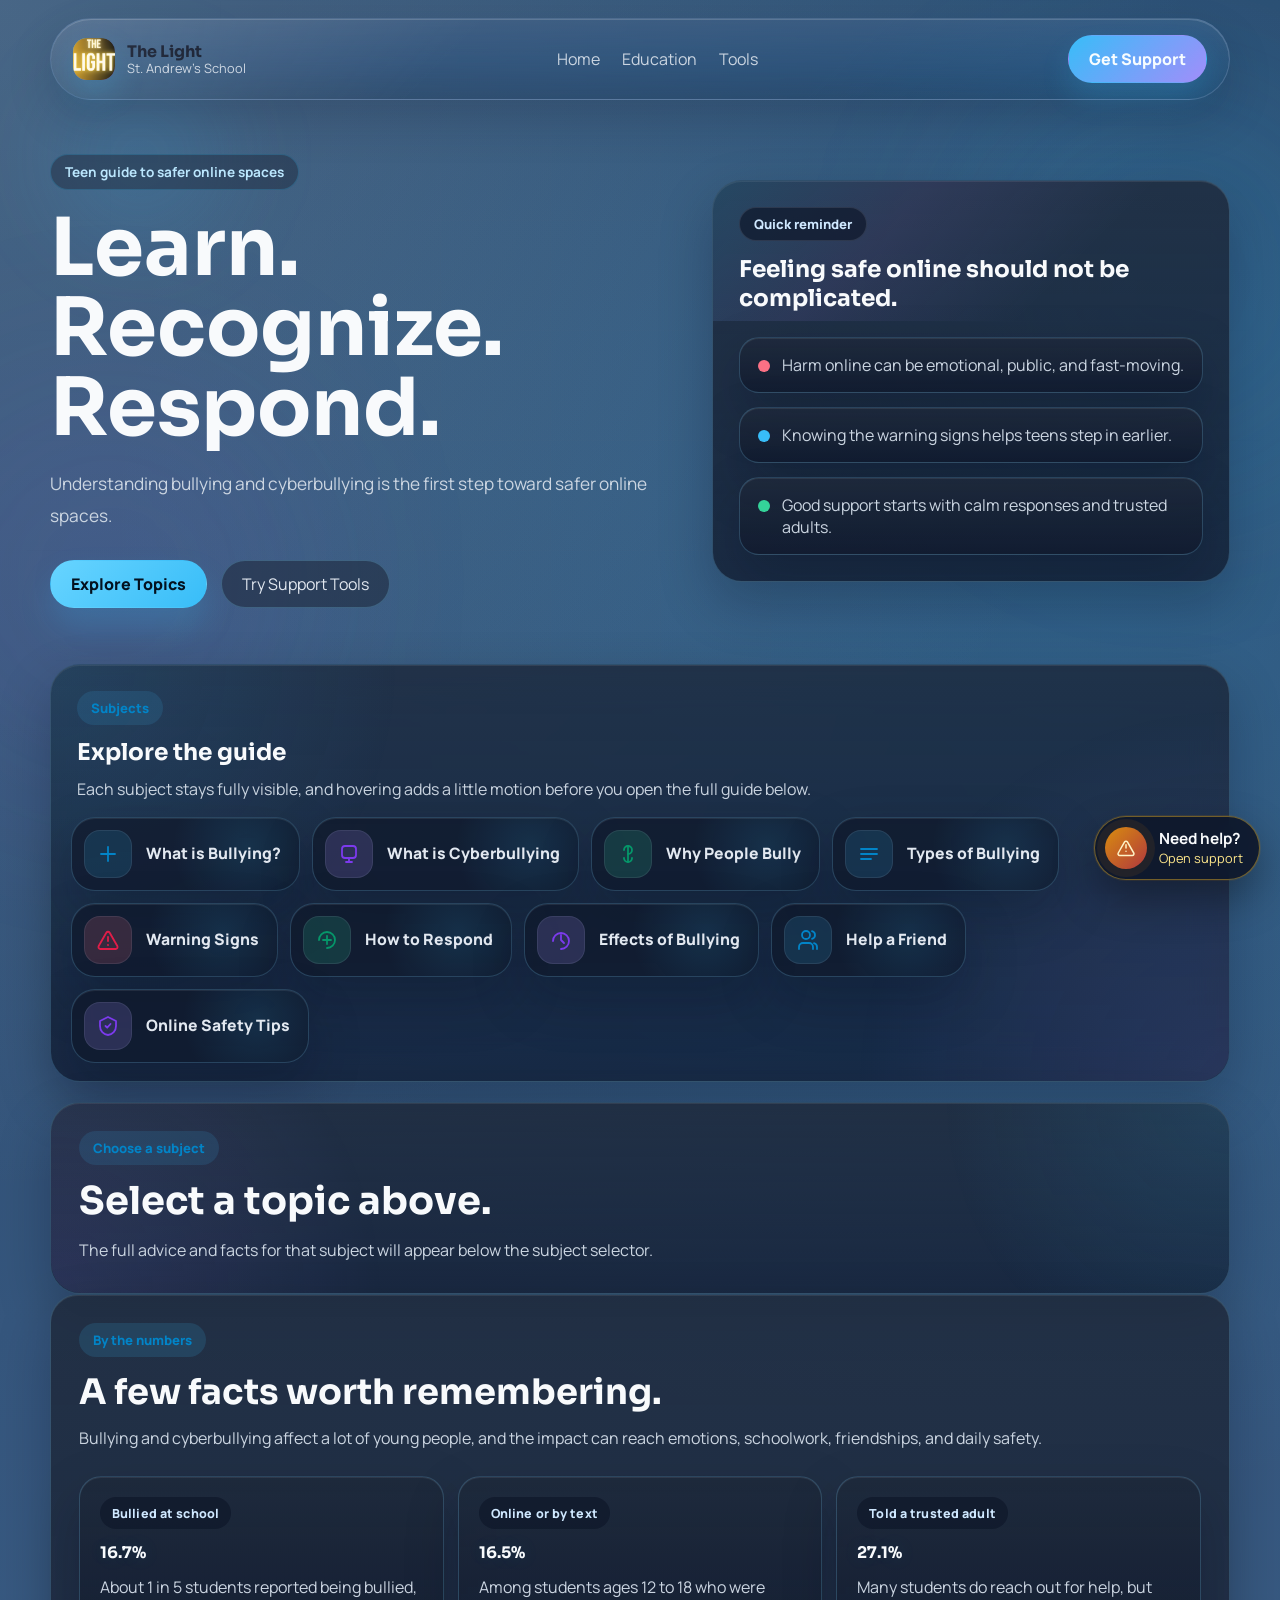
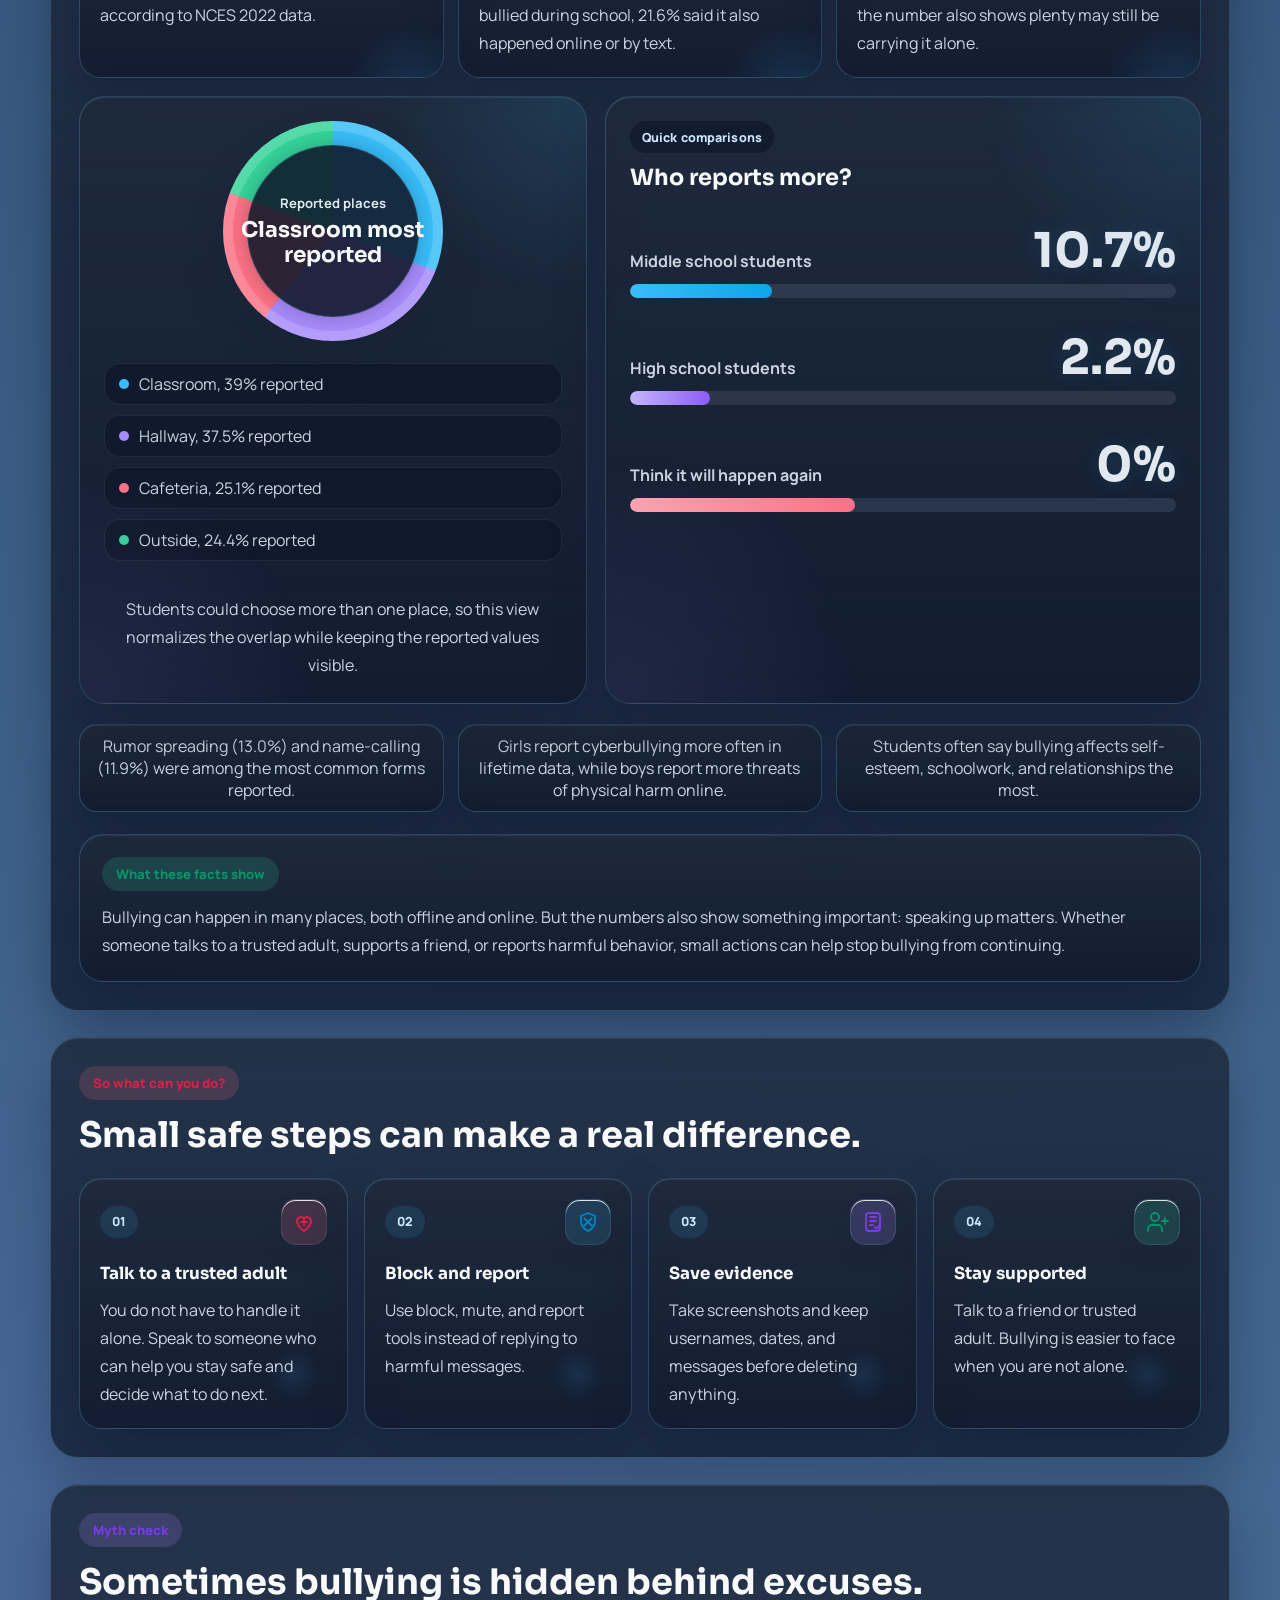
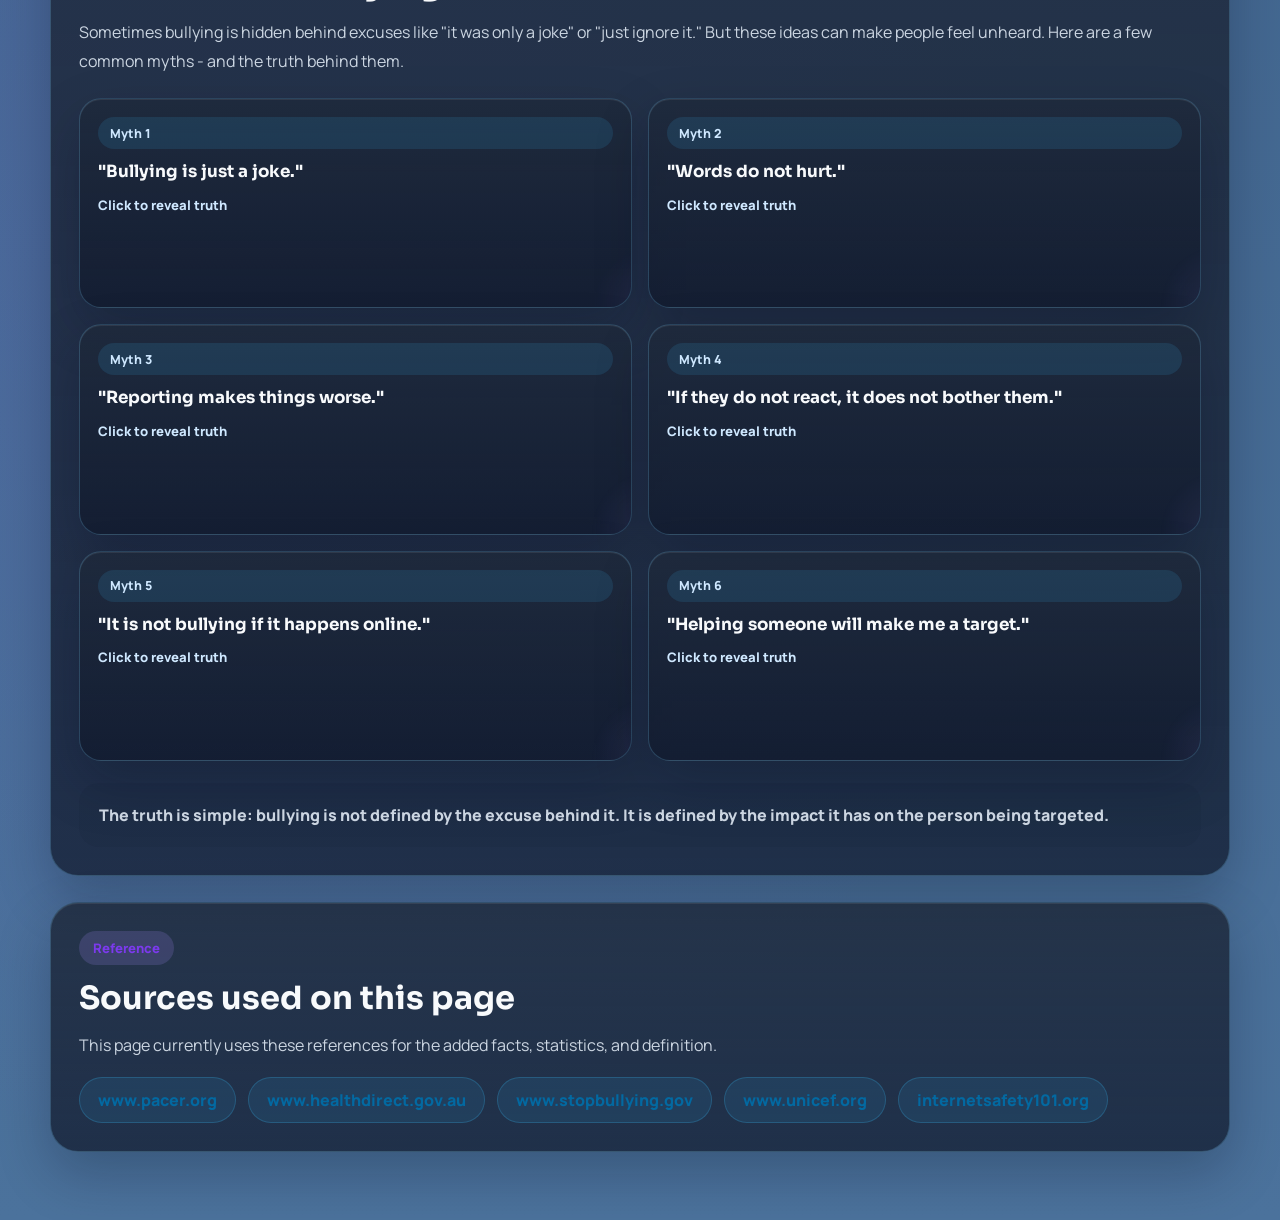
<file: education.html>
<!DOCTYPE html>
<html lang="en">
<head>
<meta charset="UTF-8">
<meta name="viewport" content="width=device-width, initial-scale=1.0">
<title>The Light Education</title>
<link rel="preconnect" href="https://fonts.googleapis.com">
<link rel="preconnect" href="https://fonts.gstatic.com" crossorigin>
<link href="https://fonts.googleapis.com/css2?family=Manrope:wght@400;500;600;700;800&family=Sora:wght@500;600;700;800&display=swap" rel="stylesheet">
<link rel="stylesheet" href="style.css">
</head>

<body class="education-page">

<div class="light"></div>
<div class="page-glow page-glow-one"></div>
<div class="page-glow page-glow-two"></div>

<nav class="navbar">
  <a class="brand" href="index.html">
    <span class="brand-mark">
      <img src="LoGo.png" alt="The Light logo">
    </span>
    <span class="brand-text">
      <strong>The Light</strong>
      <small>St. Andrew's School</small>
    </span>
  </a>

  <button class="nav-toggle" type="button" aria-expanded="false" aria-controls="site-menu" aria-label="Toggle navigation menu">
    <span></span>
    <span></span>
    <span></span>
  </button>

  <div class="nav-links" id="site-menu">
    <a href="index.html">Home</a>
    <a href="education.html">Education</a>
    <a href="tools.html">Tools</a>
  </div>
  <a class="nav-cta" href="tools.html#report">Get Support</a>
</nav>

<main class="education-main">
  <section class="education-hero reveal">
    <div class="education-hero-copy">
      <span class="eyebrow">Teen guide to safer online spaces</span>
      <h1>Learn. Recognize. Respond.</h1>
      <p class="education-hero-subtitle">Understanding bullying and cyberbullying is the first step toward safer online spaces.</p>

      <div class="education-hero-actions">
        <a class="button button-primary" href="#topics">Explore Topics</a>
        <a class="button button-secondary education-secondary" href="tools.html">Try Support Tools</a>
      </div>
    </div>

    <aside class="education-hero-panel reveal delay-2">
      <div class="education-panel-top">
        <span class="education-panel-label">Quick reminder</span>
        <strong>Feeling safe online should not be complicated.</strong>
      </div>

      <div class="education-panel-points">
        <div class="education-mini-card">
          <span class="education-mini-dot coral"></span>
          Harm online can be emotional, public, and fast-moving.
        </div>
        <div class="education-mini-card">
          <span class="education-mini-dot blue"></span>
          Knowing the warning signs helps teens step in earlier.
        </div>
        <div class="education-mini-card">
          <span class="education-mini-dot mint"></span>
          Good support starts with calm responses and trusted adults.
        </div>
      </div>
    </aside>
  </section>

  <section class="education-topic-section" id="topics">
    <div class="education-topic-layout">
      <aside class="education-topic-panel reveal">
        <div class="education-topic-panel-head">
          <span class="education-topic-panel-label">Subjects</span>
          <h3>Explore the guide</h3>
          <p>Each subject stays fully visible, and hovering adds a little motion before you open the full guide below.</p>
        </div>

        <div class="education-topic-grid" aria-label="Education subjects">
          <button class="education-topic-card reveal delay-2" type="button" aria-label="What is Bullying?" data-topic-id="what-is-bullying" data-topic-theme="blue" data-topic-kicker="What is Bullying?" data-topic-title="Recognize when repeated harm becomes bullying." data-topic-lead="Bullying is usually repeated, intentional, and shaped by a power imbalance." data-topic-description="This subject explains what bullying actually means, why repetition matters, and how naming the pattern can help someone get support sooner." data-topic-advice-template="topic-advice-what-is-bullying" data-topic-facts-template="topic-facts-what-is-bullying">
            <span class="education-topic-icon blue" aria-hidden="true">
              <svg viewBox="0 0 24 24">
                <path d="M12 5v14"></path>
                <path d="M5 12h14"></path>
              </svg>
            </span>
            <span class="education-topic-name">What is Bullying?</span>
          </button>

          <button class="education-topic-card reveal delay-3" type="button" aria-label="Cyberbullying" data-topic-id="types-of-cyberbullying" data-topic-theme="lavender" data-topic-kicker="Types of Cyberbullying" data-topic-title="See the different forms cyberbullying can take." data-topic-lead="Cyberbullying happens through digital devices like phones, computers, and tablets, including social media, messaging, forums, and gaming spaces." data-topic-description="It includes sending, posting, or sharing harmful, false, mean, or humiliating content, and sometimes exposing private information to embarrass someone." data-topic-advice-template="topic-advice-types-of-cyberbullying" data-topic-facts-template="topic-facts-types-of-cyberbullying">
            <span class="education-topic-icon lavender" aria-hidden="true">
              <svg viewBox="0 0 24 24">
                <rect x="5" y="4" width="14" height="12" rx="3"></rect>
                <path d="M9 20h6"></path>
                <path d="M12 16v4"></path>
              </svg>
            </span>
            <span class="education-topic-name">What is Cyberbullying</span>
          </button>

          <button class="education-topic-card reveal delay-4" type="button" aria-label="Why People Bully" data-topic-id="why-people-bully" data-topic-theme="teal" data-topic-kicker="Why People Bully" data-topic-title="Understand some of the reasons bullying behavior can happen." data-topic-lead="Bullying behavior can be shaped by peer pressure, insecurity, family stress, emotional struggles, and school environments." data-topic-description="Knowing why bullying happens does not excuse it, but it can help adults and students respond in smarter, more supportive ways." data-topic-advice-template="topic-advice-why-people-bully" data-topic-facts-template="topic-facts-why-people-bully">
            <span class="education-topic-icon mint" aria-hidden="true">
              <svg viewBox="0 0 24 24">
                <path d="M12 4v16"></path>
                <path d="M8 8c0-2.2 1.8-4 4-4s4 1.8 4 4-1.8 4-4 4"></path>
                <path d="M8 16c0 2.2 1.8 4 4 4s4-1.8 4-4"></path>
              </svg>
            </span>
            <span class="education-topic-name">Why People Bully</span>
          </button>

          <button class="education-topic-card reveal delay-5" type="button" aria-label="Types of Bullying" data-topic-id="types-of-bullying" data-topic-theme="blue" data-topic-kicker="Types of Bullying" data-topic-title="Learn the main forms bullying can take." data-topic-lead="Bullying can be physical, verbal, social, or digital, and it is often easier to stop when people can recognize the pattern clearly." data-topic-description="This subject helps students identify common types of bullying so the harm is easier to notice and name." data-topic-advice-template="topic-advice-types-of-bullying" data-topic-facts-template="topic-facts-types-of-bullying">
            <span class="education-topic-icon blue" aria-hidden="true">
              <svg viewBox="0 0 24 24">
                <path d="M4 7h16"></path>
                <path d="M4 12h16"></path>
                <path d="M4 17h10"></path>
              </svg>
            </span>
            <span class="education-topic-name">Types of Bullying</span>
          </button>

          <button class="education-topic-card reveal delay-6" type="button" aria-label="Warning Signs" data-topic-id="warning-signs" data-topic-theme="coral" data-topic-kicker="Warning Signs" data-topic-title="Spot warning signs before things get worse." data-topic-lead="People being targeted do not always say it directly, so changes in mood and habits matter." data-topic-description="This subject helps you notice emotional, social, and digital signs that may show someone is being targeted or feeling unsafe online." data-topic-advice-template="topic-advice-warning-signs" data-topic-facts-template="topic-facts-warning-signs">
            <span class="education-topic-icon coral" aria-hidden="true">
              <svg viewBox="0 0 24 24">
                <path d="M12 9v4"></path>
                <path d="M12 17h.01"></path>
                <path d="M10.3 4.7 2.7 18a2 2 0 0 0 1.7 3h15.2a2 2 0 0 0 1.7-3L13.7 4.7a2 2 0 0 0-3.4 0Z"></path>
              </svg>
            </span>
            <span class="education-topic-name">Warning Signs</span>
          </button>

          <button class="education-topic-card reveal delay-7" type="button" aria-label="How to Respond" data-topic-id="how-to-respond" data-topic-theme="mint" data-topic-kicker="How to Respond" data-topic-title="Choose a response that protects your peace." data-topic-lead="The safest response is usually calm, brief, and focused on protecting yourself." data-topic-description="This subject covers what to do when a message feels hostile, including when to stop replying, how to save evidence, and when to report or tell an adult." data-topic-advice-template="topic-advice-how-to-respond" data-topic-facts-template="topic-facts-how-to-respond">
            <span class="education-topic-icon mint" aria-hidden="true">
              <svg viewBox="0 0 24 24">
                <path d="M8 12h8"></path>
                <path d="M12 8v8"></path>
                <path d="M4 12a8 8 0 1 1 8 8"></path>
              </svg>
            </span>
            <span class="education-topic-name">How to Respond</span>
          </button>

          <button class="education-topic-card reveal delay-7" type="button" aria-label="Effects of Bullying" data-topic-id="effects-of-bullying" data-topic-theme="lavender" data-topic-kicker="Effects of Bullying" data-topic-title="See why bullying can have serious lasting impact." data-topic-lead="Bullying can affect emotions, mental health, school performance, friendships, and a person's sense of safety." data-topic-description="This subject makes the impact of bullying feel more real by showing how it can affect daily life, confidence, and academic focus." data-topic-advice-template="topic-advice-effects-of-bullying" data-topic-facts-template="topic-facts-effects-of-bullying">
            <span class="education-topic-icon lavender" aria-hidden="true">
              <svg viewBox="0 0 24 24">
                <path d="M12 21a8 8 0 1 0-8-8"></path>
                <path d="M12 7v5l3 3"></path>
              </svg>
            </span>
            <span class="education-topic-name">Effects of Bullying</span>
          </button>

          <button class="education-topic-card reveal delay-7" type="button" aria-label="Help a Friend" data-topic-id="help-a-friend" data-topic-theme="teal" data-topic-kicker="Help a Friend" data-topic-title="Support a friend without adding pressure." data-topic-lead="Support should feel calm, private, and centered on what your friend needs most." data-topic-description="This subject focuses on listening well, protecting privacy, and helping a friend take the next step without taking over the situation." data-topic-advice-template="topic-advice-help-a-friend" data-topic-facts-template="topic-facts-help-a-friend">
            <span class="education-topic-icon blue" aria-hidden="true">
              <svg viewBox="0 0 24 24">
                <path d="M17 21v-2a4 4 0 0 0-4-4H7a4 4 0 0 0-4 4v2"></path>
                <circle cx="10" cy="7" r="4"></circle>
                <path d="M21 21v-2a4 4 0 0 0-3-3.87"></path>
                <path d="M16 3.13a4 4 0 0 1 0 7.75"></path>
              </svg>
            </span>
            <span class="education-topic-name">Help a Friend</span>
          </button>

          <button class="education-topic-card reveal delay-7" type="button" aria-label="Online Safety Tips" data-topic-id="online-safety-tips" data-topic-theme="gold" data-topic-kicker="Online Safety Tips" data-topic-title="Build habits that make online spaces safer." data-topic-lead="Small digital habits can protect privacy, reduce risk, and make support easier when needed." data-topic-description="This subject focuses on everyday privacy and safety habits that help you stay more in control online." data-topic-advice-template="topic-advice-online-safety-tips" data-topic-facts-template="topic-facts-online-safety-tips">
            <span class="education-topic-icon lavender" aria-hidden="true">
              <svg viewBox="0 0 24 24">
                <path d="M12 3 4 7v5c0 5 3.4 8.6 8 9 4.6-.4 8-4 8-9V7l-8-4Z"></path>
                <path d="m9.5 12 1.7 1.7 3.3-3.7"></path>
              </svg>
            </span>
            <span class="education-topic-name">Online Safety Tips</span>
          </button>
        </div>
      </aside>

      <article class="education-topic-viewer reveal delay-1" id="educationTopicViewer" aria-live="polite">
        <div class="education-topic-empty" id="educationTopicEmpty">
          <span class="education-topic-detail-kicker">Choose a subject</span>
          <h2>Select a topic above.</h2>
          <p>The full advice and facts for that subject will appear below the subject selector.</p>
        </div>

        <div class="education-topic-content" id="educationTopicContent" hidden>
          <span class="education-topic-detail-kicker" id="educationTopicKicker">Subject focus</span>
          <h2 id="educationTopicTitle"></h2>
          <p class="education-info-lead" id="educationTopicLead"></p>
          <p id="educationTopicDescription"></p>

          <div class="education-detail-grid">
            <div class="education-detail-panel">
              <span class="education-detail-label">Advice</span>
              <div id="educationTopicAdvice"></div>
            </div>
            <div class="education-detail-panel">
              <span class="education-detail-label">Facts</span>
              <div id="educationTopicFacts"></div>
            </div>
          </div>
        </div>
      </article>
    </div>

    <div class="education-topic-templates" hidden>
      <template id="topic-advice-what-is-bullying">
        <ul class="education-bullet-list">
          <li>Trust your discomfort if the same person keeps targeting someone.</li>
          <li>Talk to a trusted adult early instead of waiting for it to grow.</li>
          <li>Do not excuse repeated harm as "just joking" if it keeps hurting someone.</li>
        </ul>
      </template>
      <template id="topic-facts-what-is-bullying">
        <ul class="education-facts-list">
          <li><strong>Definition:</strong> Bullying is when people use words or actions on purpose to hurt an individual or a group, either physically, socially, psychologically, or over the internet. They repeat this behavior again and again and often want the person or group to feel less powerful or helpless.</li>
          <li><strong>Repeated:</strong> It keeps happening or threatens to continue.</li>
          <li><strong>Intentional:</strong> The behavior is meant to hurt, shame, or control.</li>
          <li><strong>Imbalance:</strong> One person has more social, physical, or digital power.</li>
          <li><strong>Common reality:</strong> 1 in 5 students reported being bullied in NCES 2022 data.</li>
        </ul>
      </template>

      <template id="topic-advice-types-of-cyberbullying">
        <ul class="education-bullet-list">
          <li>Do not reshare harmful posts, screenshots, or private content.</li>
          <li>Mute, block, or leave spaces that are becoming abusive.</li>
          <li>Save proof before harmful content is deleted or edited.</li>
        </ul>
      </template>
      <template id="topic-facts-types-of-cyberbullying">
        <ul class="education-facts-list">
          <li><strong>Definition:</strong> Cyberbullying is bullying that takes place over digital devices like cell phones, computers, and tablets.</li>
          <li><strong>What it includes:</strong> It can involve sending, posting, or sharing negative, harmful, false, or mean content about someone else.</li>
          <li><strong>Private information:</strong> Sharing someone's personal or private information can cause embarrassment or humiliation.</li>
          <li><strong>Common places:</strong> Social media, text messaging, direct messages, online chats, forums, email, and gaming communities are some of the most common spaces.</li>
          <li><strong>Harassment:</strong> Repeated cruel messages or comments.</li>
          <li><strong>Exclusion:</strong> Leaving someone out on purpose to isolate them.</li>
          <li><strong>Impersonation:</strong> Fake accounts or pretending to be someone else.</li>
          <li><strong>Exposure:</strong> Sharing private photos, secrets, or humiliating content.</li>
          <li><strong>Recent trend:</strong> Patchin and Hinduja reported 26.5% of students experienced cyberbullying in the previous 30 days in 2024.</li>
        </ul>
      </template>

      <template id="topic-advice-why-people-bully">
        <ul class="education-bullet-list">
          <li>Try to understand the behavior without excusing the harm it causes.</li>
          <li>Get support from trusted adults, teachers, or counselors early if harmful behavior keeps repeating.</li>
          <li>Remember that bullying is a behavior that can be changed with support and accountability.</li>
        </ul>
      </template>
      <template id="topic-facts-why-people-bully">
        <ul class="education-facts-list">
          <li><strong>Peer pressure:</strong> Some young people bully to gain status, fit in, or control who belongs in a group.</li>
          <li><strong>Family stress:</strong> Aggression, poor communication, or low support at home can influence behavior.</li>
          <li><strong>Emotional struggle:</strong> Insecurity, low self-esteem, poor emotional control, or having been bullied can all play a part.</li>
          <li><strong>School environment:</strong> Bullying can grow more easily where conduct problems are not addressed well.</li>
        </ul>
      </template>

      <template id="topic-advice-types-of-bullying">
        <ul class="education-bullet-list">
          <li>Name the kind of bullying you see, because clear words make it easier to explain and report.</li>
          <li>Remember that not all bullying looks physical; social and verbal harm can be serious too.</li>
          <li>Pay attention when behavior is repeated and meant to embarrass, exclude, or control someone.</li>
        </ul>
      </template>
      <template id="topic-facts-types-of-bullying">
        <ul class="education-facts-list">
          <li><strong>Physical:</strong> Hitting, pushing, tripping, damaging belongings, or other physical intimidation.</li>
          <li><strong>Verbal:</strong> Name-calling, threats, insults, or repeated cruel comments.</li>
          <li><strong>Social:</strong> Excluding someone, spreading rumors, or trying to damage relationships and reputation.</li>
          <li><strong>Cyber:</strong> Harm through messages, posts, apps, chats, or digital sharing.</li>
        </ul>
      </template>

      <template id="topic-advice-warning-signs">
        <ul class="education-bullet-list">
          <li>Check in gently instead of demanding an explanation.</li>
          <li>Ask open questions like "Do you want to talk about what happened online?"</li>
          <li>Take small signs seriously if they appear repeatedly.</li>
        </ul>
      </template>
      <template id="topic-facts-warning-signs">
        <ul class="education-facts-list">
          <li><strong>Emotional:</strong> Sudden sadness, anger, anxiety, or fear after being online.</li>
          <li><strong>Social:</strong> Pulling away from friends, activities, or group chats.</li>
          <li><strong>Digital:</strong> Hiding screens, deleting apps, or panicking at notifications.</li>
          <li><strong>At school or home:</strong> Unexplained injuries, lost belongings, headaches, stomach aches, nightmares, or avoiding school can also be warning signs.</li>
          <li><strong>Impact:</strong> Students often report the strongest effects on self-esteem, schoolwork, and relationships.</li>
        </ul>
      </template>

      <template id="topic-advice-how-to-respond">
        <ol class="education-step-list">
          <li>Do not reply when emotions are running high.</li>
          <li>Take screenshots and save messages as evidence.</li>
          <li>Block, mute, or report the account when needed.</li>
          <li>Tell a trusted adult, teacher, counselor, or caregiver.</li>
        </ol>
      </template>
      <template id="topic-facts-how-to-respond">
        <ul class="education-facts-list">
          <li><strong>What not to do:</strong> Do not fight back physically, and do not keep arguing online if the harm is continuing.</li>
          <li><strong>Short replies:</strong> Brief boundaries are usually safer than long arguments.</li>
          <li><strong>Evidence:</strong> Screenshots matter because online content can disappear fast.</li>
          <li><strong>Reporting help:</strong> Teachers, parents, counselors, and platform reporting tools can all be part of getting help.</li>
          <li><strong>Speaking up matters:</strong> NCES reported 44.2% of students notified a trusted adult about bullying.</li>
        </ul>
      </template>

      <template id="topic-advice-effects-of-bullying">
        <ul class="education-bullet-list">
          <li>Take the effects seriously even if the bullying seems "small" to other people.</li>
          <li>Encourage support early when bullying starts affecting mood, sleep, friendships, or schoolwork.</li>
          <li>Remind people that healing and confidence can come back with support.</li>
        </ul>
      </template>
      <template id="topic-facts-effects-of-bullying">
        <ul class="education-facts-list">
          <li><strong>Emotional:</strong> Bullying can lead to shame, fear, sadness, anger, and lower self-esteem.</li>
          <li><strong>Mental health:</strong> It can increase anxiety, stress, and feelings of isolation.</li>
          <li><strong>Academic:</strong> It can affect concentration, school attendance, motivation, and grades.</li>
          <li><strong>Real-life impact:</strong> The effects can continue into friendships, daily habits, and long-term well-being.</li>
        </ul>
      </template>

      <template id="topic-advice-help-a-friend">
        <ul class="education-bullet-list">
          <li>Listen without blaming them or asking why they "didn't ignore it."</li>
          <li>Ask what kind of support they want before taking action.</li>
          <li>Offer to sit with them while they save evidence or tell an adult.</li>
        </ul>
      </template>
      <template id="topic-facts-help-a-friend">
        <ul class="education-facts-list">
          <li><strong>Validation matters:</strong> Feeling believed can reduce shame and isolation.</li>
          <li><strong>Privacy matters:</strong> Do not share their story without permission unless safety is at risk.</li>
          <li><strong>Helpful phrase:</strong> "I'm here with you. We can figure out the next step together."</li>
        </ul>
      </template>

      <template id="topic-advice-online-safety-tips">
        <ul class="education-bullet-list">
          <li>Review privacy settings regularly.</li>
          <li>Think before posting or sharing screenshots.</li>
          <li>Use strong passwords and keep accounts secure.</li>
          <li>Stay with people and communities that feel respectful.</li>
        </ul>
      </template>
      <template id="topic-facts-online-safety-tips">
        <ul class="education-facts-list">
          <li><strong>Settings drift:</strong> App updates can change privacy defaults over time.</li>
          <li><strong>Digital footprints:</strong> Screenshots and reposts can outlast the original post.</li>
          <li><strong>Boundaries help:</strong> Curating who can contact you can lower exposure to harm.</li>
          <li><strong>Online spaces matter:</strong> 9 out of 10 tweens use social media or gaming apps, so safety habits make a real difference.</li>
        </ul>
      </template>
    </div>
  </section>

  <section class="education-info-card reveal delay-1" aria-labelledby="education-stats-heading">
    <span class="education-info-kicker blue">By the numbers</span>
    <h2 id="education-stats-heading">A few facts worth remembering.</h2>
    <p class="education-info-lead">Bullying and cyberbullying affect a lot of young people, and the impact can reach emotions, schoolwork, friendships, and daily safety.</p>

    <div class="education-stats-showcase">
      <div class="education-signal-grid education-signal-grid-animated">
        <div class="education-signal-card education-stat-card">
          <span class="education-stat-label">Bullied at school</span>
          <strong class="education-stat-number" data-target="19.2" data-suffix="%">0%</strong>
          <p>About 1 in 5 students reported being bullied, according to NCES 2022 data.</p>
        </div>
        <div class="education-signal-card education-stat-card">
          <span class="education-stat-label">Online or by text</span>
          <strong class="education-stat-number" data-target="21.6" data-suffix="%">0%</strong>
          <p>Among students ages 12 to 18 who were bullied during school, 21.6% said it also happened online or by text.</p>
        </div>
        <div class="education-signal-card education-stat-card">
          <span class="education-stat-label">Told a trusted adult</span>
          <strong class="education-stat-number" data-target="44.2" data-suffix="%">0%</strong>
          <p>Many students do reach out for help, but the number also shows plenty may still be carrying it alone.</p>
        </div>
      </div>

      <div class="education-data-visual reveal delay-2">
        <div class="education-donut-panel">
          <div class="education-donut-chart" data-chart-progress="1" aria-hidden="true">
            <div class="education-donut-center">
              <span>Reported places</span>
              <strong>Classroom most reported</strong>
            </div>
          </div>
          <div class="education-donut-legend">
            <div class="education-donut-legend-item">
              <span class="legend-dot blue"></span>
              Classroom, 39% reported
            </div>
            <div class="education-donut-legend-item">
              <span class="legend-dot lavender"></span>
              Hallway, 37.5% reported
            </div>
            <div class="education-donut-legend-item">
              <span class="legend-dot coral"></span>
              Cafeteria, 25.1% reported
            </div>
            <div class="education-donut-legend-item">
              <span class="legend-dot mint"></span>
              Outside, 24.4% reported
            </div>
          </div>
          <p class="education-chart-note">Students could choose more than one place, so this view normalizes the overlap while keeping the reported values visible.</p>
        </div>

        <div class="education-comparison-card">
          <div class="education-comparison-head">
            <span class="education-stat-label">Quick comparisons</span>
            <strong>Who reports more?</strong>
          </div>

          <div class="education-comparison-row">
            <div class="education-comparison-copy">
              <span>Middle school students</span>
              <strong class="education-stat-number" data-target="26.1" data-suffix="%">0%</strong>
            </div>
            <div class="education-comparison-track">
              <span class="education-comparison-fill blue" data-width="26.1%"></span>
            </div>
          </div>

          <div class="education-comparison-row">
            <div class="education-comparison-copy">
              <span>High school students</span>
              <strong class="education-stat-number" data-target="14.6" data-suffix="%">0%</strong>
            </div>
            <div class="education-comparison-track">
              <span class="education-comparison-fill lavender" data-width="14.6%"></span>
            </div>
          </div>

          <div class="education-comparison-row">
            <div class="education-comparison-copy">
              <span>Think it will happen again</span>
              <strong class="education-stat-number" data-target="41.3" data-suffix="%">0%</strong>
            </div>
            <div class="education-comparison-track">
              <span class="education-comparison-fill coral" data-width="41.3%"></span>
            </div>
          </div>
        </div>
      </div>

      <div class="education-chip-row" aria-label="Quick bullying statistics">
        <div class="education-chip">Rumor spreading (13.0%) and name-calling (11.9%) were among the most common forms reported.</div>
        <div class="education-chip">Girls report cyberbullying more often in lifetime data, while boys report more threats of physical harm online.</div>
        <div class="education-chip">Students often say bullying affects self-esteem, schoolwork, and relationships the most.</div>
      </div>

      <div class="education-stat-takeaway reveal delay-2">
        <span class="education-info-kicker mint">What these facts show</span>
        <p>Bullying can happen in many places, both offline and online. But the numbers also show something important: speaking up matters. Whether someone talks to a trusted adult, supports a friend, or reports harmful behavior, small actions can help stop bullying from continuing.</p>
      </div>
    </div>
  </section>

  <section class="education-action-section reveal" aria-labelledby="education-actions-heading">
    <span class="education-info-kicker coral">So what can you do?</span>
    <h2 id="education-actions-heading">Small safe steps can make a real difference.</h2>

    <div class="education-action-grid">
      <article class="education-action-card reveal delay-1" role="button" tabindex="0" data-action-topic="how-to-respond" aria-label="Open How to Respond guide">
        <div class="education-action-card-top">
          <span class="education-action-number">01</span>
          <span class="education-action-symbol coral" aria-hidden="true">
            <svg viewBox="0 0 24 24">
              <path d="M12 21s-7-4.4-7-10a4 4 0 0 1 7-2.6A4 4 0 0 1 19 11c0 5.6-7 10-7 10Z"></path>
              <path d="M12 8v7"></path>
              <path d="M9 12h6"></path>
            </svg>
          </span>
        </div>
        <h3>Talk to a trusted adult</h3>
        <p>You do not have to handle it alone. Speak to someone who can help you stay safe and decide what to do next.</p>
      </article>

      <article class="education-action-card reveal delay-2" role="button" tabindex="0" data-action-topic="how-to-respond" aria-label="Open How to Respond guide">
        <div class="education-action-card-top">
          <span class="education-action-number">02</span>
          <span class="education-action-symbol blue" aria-hidden="true">
            <svg viewBox="0 0 24 24">
              <path d="M12 3 5 6v5c0 4.6 2.9 8.1 7 10 4.1-1.9 7-5.4 7-10V6l-7-3Z"></path>
              <path d="m8.5 8.5 7 7"></path>
              <path d="m15.5 8.5-7 7"></path>
            </svg>
          </span>
        </div>
        <h3>Block and report</h3>
        <p>Use block, mute, and report tools instead of replying to harmful messages.</p>
      </article>

      <article class="education-action-card reveal delay-3" role="button" tabindex="0" data-action-topic="online-safety-tips" aria-label="Open Online Safety Tips guide">
        <div class="education-action-card-top">
          <span class="education-action-number">03</span>
          <span class="education-action-symbol lavender" aria-hidden="true">
            <svg viewBox="0 0 24 24">
              <rect x="5" y="3" width="14" height="18" rx="3"></rect>
              <path d="M9 7h6"></path>
              <path d="M9 11h6"></path>
              <path d="M9 15h3"></path>
              <path d="m14 17 1.5 1.5L19 15"></path>
            </svg>
          </span>
        </div>
        <h3>Save evidence</h3>
        <p>Take screenshots and keep usernames, dates, and messages before deleting anything.</p>
      </article>

      <article class="education-action-card reveal delay-4" role="button" tabindex="0" data-action-topic="help-a-friend" aria-label="Open Help a Friend guide">
        <div class="education-action-card-top">
          <span class="education-action-number">04</span>
          <span class="education-action-symbol mint" aria-hidden="true">
            <svg viewBox="0 0 24 24">
              <path d="M17 21v-2a4 4 0 0 0-4-4H7a4 4 0 0 0-4 4v2"></path>
              <circle cx="10" cy="7" r="4"></circle>
              <path d="M20 8v6"></path>
              <path d="M17 11h6"></path>
            </svg>
          </span>
        </div>
        <h3>Stay supported</h3>
        <p>Talk to a friend or trusted adult. Bullying is easier to face when you are not alone.</p>
      </article>
    </div>
  </section>

  <section class="education-myth-section reveal" aria-labelledby="education-myth-heading">
    <span class="education-info-kicker lavender">Myth check</span>
    <h2 id="education-myth-heading">Sometimes bullying is hidden behind excuses.</h2>
    <p class="education-info-lead">Sometimes bullying is hidden behind excuses like "it was only a joke" or "just ignore it." But these ideas can make people feel unheard. Here are a few common myths - and the truth behind them.</p>

    <div class="education-myth-grid">
      <details class="education-myth-card reveal delay-1">
        <summary>
          <span class="education-myth-index">Myth 1</span>
          <strong>"Bullying is just a joke."</strong>
          <span class="education-myth-hint">Click to reveal truth</span>
          <span class="education-myth-reflect"><strong>Reflect:</strong> Would this still feel funny if it happened to me or someone I care about?</span>
        </summary>
        <div class="education-myth-truth">
          <span>Truth</span>
          <p>A joke is only funny when everyone feels safe laughing. If someone feels embarrassed, targeted, afraid, or pressured to laugh along, it is not just a joke. Real humor does not need to hurt someone to entertain others.</p>
        </div>
      </details>

      <details class="education-myth-card reveal delay-2">
        <summary>
          <span class="education-myth-index">Myth 2</span>
          <strong>"Words do not hurt."</strong>
          <span class="education-myth-hint">Click to reveal truth</span>
          <span class="education-myth-reflect"><strong>Reflect:</strong> Before saying or posting something, ask: could this make someone feel small, unsafe, or alone?</span>
        </summary>
        <div class="education-myth-truth">
          <span>Truth</span>
          <p>Words can stay in someone's mind long after they are said or posted. Mean comments, insults, rumors, and repeated teasing can affect confidence, friendships, school life, and how safe someone feels.</p>
        </div>
      </details>

      <details class="education-myth-card reveal delay-3">
        <summary>
          <span class="education-myth-index">Myth 3</span>
          <strong>"Reporting makes things worse."</strong>
          <span class="education-myth-hint">Click to reveal truth</span>
          <span class="education-myth-reflect"><strong>Reflect:</strong> If someone was treating my friend this way, would I want them to stay silent or get support?</span>
        </summary>
        <div class="education-myth-truth">
          <span>Truth</span>
          <p>Reporting is not about creating drama. It is about getting help and stopping harmful behavior from continuing. A trusted adult, teacher, counselor, or platform report tool can help handle the situation more safely.</p>
        </div>
      </details>

      <details class="education-myth-card reveal delay-4">
        <summary>
          <span class="education-myth-index">Myth 4</span>
          <strong>"If they do not react, it does not bother them."</strong>
          <span class="education-myth-hint">Click to reveal truth</span>
          <span class="education-myth-reflect"><strong>Reflect:</strong> Could someone be hiding how much this affects them?</span>
        </summary>
        <div class="education-myth-truth">
          <span>Truth</span>
          <p>Not everyone shows when they are hurt. Some people stay quiet because they feel embarrassed, scared, or unsure what to do. Silence does not mean the bullying is okay.</p>
        </div>
      </details>

      <details class="education-myth-card reveal delay-5">
        <summary>
          <span class="education-myth-index">Myth 5</span>
          <strong>"It is not bullying if it happens online."</strong>
          <span class="education-myth-hint">Click to reveal truth</span>
          <span class="education-myth-reflect"><strong>Reflect:</strong> Would I say the same thing to someone's face, with a trusted adult watching?</span>
        </summary>
        <div class="education-myth-truth">
          <span>Truth</span>
          <p>Online bullying is still real. Messages, posts, screenshots, fake accounts, exclusion from group chats, and public embarrassment can follow someone even after school ends.</p>
        </div>
      </details>

      <details class="education-myth-card reveal delay-6">
        <summary>
          <span class="education-myth-index">Myth 6</span>
          <strong>"Helping someone will make me a target."</strong>
          <span class="education-myth-hint">Click to reveal truth</span>
          <span class="education-myth-reflect"><strong>Reflect:</strong> What is one safe way I could support someone without putting myself in danger?</span>
        </summary>
        <div class="education-myth-truth">
          <span>Truth</span>
          <p>Helping does not always mean confronting the bully directly. You can support someone privately, sit with them, report what happened, or tell a trusted adult. Small safe actions can make someone feel less alone.</p>
        </div>
      </details>
    </div>

    <p class="education-myth-ending">The truth is simple: bullying is not defined by the excuse behind it. It is defined by the impact it has on the person being targeted.</p>
  </section>

  <section class="education-reference-card reveal" aria-labelledby="education-reference-heading">
    <span class="education-info-kicker lavender">Reference</span>
    <h2 id="education-reference-heading">Sources used on this page</h2>
    <p>This page currently uses these references for the added facts, statistics, and definition.</p>
    <div class="education-reference-links">
      <a class="education-reference-link" href="https://www.pacer.org/" target="_blank" rel="noopener noreferrer">www.pacer.org</a>
      <a class="education-reference-link" href="https://www.healthdirect.gov.au/" target="_blank" rel="noopener noreferrer">www.healthdirect.gov.au</a>
      <a class="education-reference-link" href="https://www.stopbullying.gov/" target="_blank" rel="noopener noreferrer">www.stopbullying.gov</a>
      <a class="education-reference-link" href="https://www.unicef.org/" target="_blank" rel="noopener noreferrer">www.unicef.org</a>
      <a class="education-reference-link" href="https://internetsafety101.org/" target="_blank" rel="noopener noreferrer">internetsafety101.org</a>
    </div>
  </section>
</main>

<a class="support-beacon" href="tools.html#report" aria-label="Go to support form">
  <span class="support-beacon-icon" aria-hidden="true">
    <svg viewBox="0 0 24 24">
      <path d="M12 8v4"></path>
      <path d="M12 16h.01"></path>
      <path d="M10.3 4.7 2.7 18a2 2 0 0 0 1.7 3h15.2a2 2 0 0 0 1.7-3L13.7 4.7a2 2 0 0 0-3.4 0Z"></path>
    </svg>
  </span>
  <span class="support-beacon-copy">
    <strong>Need help?</strong>
    <small>Open support</small>
  </span>
</a>

<a class="back-to-top" href="#" aria-label="Back to top">
  <svg viewBox="0 0 24 24" aria-hidden="true">
    <path d="m6 15 6-6 6 6"></path>
  </svg>
</a>

<script src="script.js"></script>
</body>
</html>
</file>
<file: style.css>
:root {
  --bg-main: #0f172a;
  --bg-elevated: #1e293b;
  --bg-soft: rgba(30, 41, 59, 0.72);
  --text-main: #e2e8f0;
  --text-muted: #94a3b8;
  --border-soft: rgba(148, 163, 184, 0.18);
  --accent-blue: #38bdf8;
  --accent-purple: #8b5cf6;
  --accent-green: #22c55e;
  --accent-red: #ef4444;
  --shadow-soft: 0 28px 60px rgba(2, 8, 23, 0.38);
  --shadow-card: 0 18px 40px rgba(15, 23, 42, 0.35);
  --radius-lg: 28px;
  --radius-md: 20px;
  --radius-sm: 14px;
  --container: 1180px;
}

* {
  margin: 0;
  padding: 0;
  box-sizing: border-box;
}

html {
  scroll-behavior: smooth;
}

body {
  min-height: 100vh;
  font-family: "Manrope", sans-serif;
  color: var(--text-main);
  background:
    radial-gradient(circle at top left, rgba(56, 189, 248, 0.18), transparent 28%),
    radial-gradient(circle at 85% 15%, rgba(139, 92, 246, 0.2), transparent 24%),
    linear-gradient(180deg, #111b33 0%, var(--bg-main) 42%, #0b1220 100%);
  overflow-x: hidden;
}

body::before {
  content: "";
  position: fixed;
  inset: 0;
  background-image:
    linear-gradient(rgba(148, 163, 184, 0.06) 1px, transparent 1px),
    linear-gradient(90deg, rgba(148, 163, 184, 0.06) 1px, transparent 1px);
  background-size: 110px 110px;
  mask-image: radial-gradient(circle at center, black 25%, transparent 88%);
  pointer-events: none;
  opacity: 0.28;
}

a {
  color: inherit;
  text-decoration: none;
}

button,
input,
textarea {
  font: inherit;
}

.light {
  position: fixed;
  width: 340px;
  height: 340px;
  border-radius: 50%;
  background: radial-gradient(circle, rgba(56, 189, 248, 0.18), transparent 62%);
  filter: blur(30px);
  pointer-events: none;
  z-index: 0;
  transform: translate3d(0, 0, 0);
}

.page-glow {
  position: fixed;
  inset: auto;
  width: 420px;
  height: 420px;
  border-radius: 50%;
  filter: blur(100px);
  pointer-events: none;
  opacity: 0.55;
  z-index: 0;
}

.page-glow-one {
  top: 8%;
  right: -100px;
  background: rgba(56, 189, 248, 0.18);
}

.page-glow-two {
  bottom: 12%;
  left: -100px;
  background: rgba(139, 92, 246, 0.16);
}

.navbar,
main,
.site-footer {
  position: relative;
  z-index: 1;
}

.navbar {
  width: min(calc(100% - 32px), var(--container));
  margin: 18px auto 0;
  padding: 16px 22px;
  display: flex;
  align-items: center;
  justify-content: space-between;
  gap: 18px;
  background: linear-gradient(180deg, rgba(51, 65, 85, 0.42), rgba(30, 41, 59, 0.28));
  border: 1px solid rgba(226, 232, 240, 0.22);
  border-radius: 999px;
  backdrop-filter: blur(24px) saturate(140%);
  box-shadow:
    0 22px 54px rgba(2, 8, 23, 0.34),
    inset 0 1px 0 rgba(255, 255, 255, 0.16);
}

.brand {
  display: inline-flex;
  align-items: center;
  gap: 12px;
}

.brand-mark {
  width: 42px;
  height: 42px;
  display: grid;
  place-items: center;
  border-radius: 14px;
  color: white;
  font-family: "Sora", sans-serif;
  font-weight: 700;
  background: linear-gradient(135deg, var(--accent-blue), var(--accent-purple));
  box-shadow: 0 14px 30px rgba(56, 189, 248, 0.22);
}

.brand-mark img {
  width: 100%;
  height: 100%;
  object-fit: cover;
  border-radius: inherit;
  display: block;
}

.brand-text {
  display: flex;
  flex-direction: column;
  line-height: 1.1;
}

.brand-text strong {
  font-family: "Sora", sans-serif;
  font-size: 1rem;
}

.brand-text small {
  color: var(--text-muted);
  font-size: 0.8rem;
}

.nav-links {
  display: flex;
  align-items: center;
  gap: 22px;
}

.nav-links a {
  color: var(--text-muted);
  transition: color 0.25s ease;
}

.nav-links a:hover,
.nav-links a:focus-visible {
  color: white;
}

.nav-toggle {
  display: none;
  width: 48px;
  height: 48px;
  align-items: center;
  justify-content: center;
  flex-direction: column;
  gap: 5px;
  border: 1px solid rgba(226, 232, 240, 0.18);
  border-radius: 16px;
  background: rgba(15, 23, 42, 0.72);
  color: var(--text-main);
  cursor: pointer;
  transition:
    transform 0.25s ease,
    border-color 0.25s ease,
    background-color 0.25s ease;
}

.nav-toggle:hover,
.nav-toggle:focus-visible {
  transform: translateY(-1px);
  border-color: rgba(56, 189, 248, 0.55);
  background: rgba(30, 41, 59, 0.92);
}

.nav-toggle span {
  width: 20px;
  height: 2px;
  border-radius: 999px;
  background: currentColor;
  transition:
    transform 0.25s ease,
    opacity 0.25s ease;
}

.navbar.menu-open .nav-toggle span:nth-child(1) {
  transform: translateY(7px) rotate(45deg);
}

.navbar.menu-open .nav-toggle span:nth-child(2) {
  opacity: 0;
}

.navbar.menu-open .nav-toggle span:nth-child(3) {
  transform: translateY(-7px) rotate(-45deg);
}

.nav-cta,
.button {
  display: inline-flex;
  align-items: center;
  justify-content: center;
  gap: 10px;
  min-height: 48px;
  padding: 0 20px;
  border-radius: 999px;
  border: 1px solid transparent;
  cursor: pointer;
  transition:
    transform 0.25s ease,
    box-shadow 0.25s ease,
    border-color 0.25s ease,
    background-color 0.25s ease;
}

.nav-cta,
.button-primary {
  color: #03111f;
  font-weight: 800;
  background: linear-gradient(135deg, #67d4ff, var(--accent-blue));
  box-shadow: 0 18px 32px rgba(56, 189, 248, 0.2);
}

.button.is-analyzing {
  position: relative;
  overflow: hidden;
  color: #03111f;
  background: linear-gradient(120deg, #7dd3fc, #38bdf8, #c4b5fd, #7dd3fc);
  background-size: 260% 260%;
  box-shadow:
    0 20px 42px rgba(56, 189, 248, 0.32),
    0 0 0 1px rgba(226, 232, 240, 0.18) inset;
  animation: analyzeButtonFlow 1.55s ease-in-out infinite;
}

.button.is-analyzing::before {
  content: "";
  position: absolute;
  inset: -2px;
  background: linear-gradient(110deg, transparent 18%, rgba(255, 255, 255, 0.54) 45%, transparent 72%);
  transform: translateX(-120%);
  animation: analyzeButtonSweep 1.2s linear infinite;
  pointer-events: none;
}

.button.is-analyzing::after {
  content: "";
  width: 9px;
  height: 9px;
  margin-left: 2px;
  border-radius: 999px;
  background: #03111f;
  box-shadow:
    15px 0 0 rgba(3, 17, 31, 0.72),
    30px 0 0 rgba(3, 17, 31, 0.42);
  animation: analyzeDots 0.85s ease-in-out infinite;
}

@keyframes analyzeButtonFlow {
  0%,
  100% {
    background-position: 0% 50%;
  }

  50% {
    background-position: 100% 50%;
  }
}

@keyframes analyzeButtonSweep {
  100% {
    transform: translateX(120%);
  }
}

@keyframes analyzeDots {
  0%,
  100% {
    opacity: 0.48;
    transform: translateY(0);
  }

  50% {
    opacity: 1;
    transform: translateY(-2px);
  }
}

.nav-cta:hover,
.button:hover {
  transform: translateY(-2px);
}

.button:disabled,
.button[aria-disabled="true"] {
  cursor: not-allowed;
  opacity: 0.62;
  transform: none;
}

.button-secondary {
  color: var(--text-main);
  background: rgba(30, 41, 59, 0.62);
  border-color: rgba(56, 189, 248, 0.26);
}

.button-secondary:hover {
  box-shadow: 0 18px 32px rgba(56, 189, 248, 0.08);
  border-color: rgba(56, 189, 248, 0.5);
}

.support-beacon {
  position: fixed;
  right: 20px;
  bottom: 20px;
  z-index: 4;
  display: inline-flex;
  align-items: center;
  gap: 12px;
  min-height: 62px;
  padding: 10px 16px 10px 10px;
  border-radius: 999px;
  background: rgba(15, 23, 42, 0.92);
  border: 1px solid rgba(251, 191, 36, 0.42);
  box-shadow:
    0 18px 42px rgba(0, 0, 0, 0.34),
    0 0 0 1px rgba(245, 158, 11, 0.12);
  backdrop-filter: blur(18px) saturate(140%);
  transition:
    transform 0.28s ease,
    box-shadow 0.28s ease,
    border-color 0.28s ease;
}

.support-beacon:hover,
.support-beacon:focus-visible {
  transform: translateY(-4px);
  border-color: rgba(251, 191, 36, 0.68);
  box-shadow:
    0 24px 54px rgba(0, 0, 0, 0.4),
    0 0 28px rgba(245, 158, 11, 0.2);
}

.support-beacon.is-soft-hidden {
  opacity: 0;
  pointer-events: none;
  transform: translateY(10px);
}

.support-beacon-icon {
  position: relative;
  width: 42px;
  height: 42px;
  display: grid;
  place-items: center;
  border-radius: 50%;
  color: #fef3c7;
  background: linear-gradient(135deg, rgba(245, 158, 11, 0.88), rgba(239, 68, 68, 0.72));
  box-shadow: 0 0 0 8px rgba(245, 158, 11, 0.08);
  animation: supportBeaconPulse 2.4s ease-in-out infinite;
}

.support-beacon-icon svg {
  width: 20px;
  height: 20px;
  fill: none;
  stroke: currentColor;
  stroke-width: 1.8;
  stroke-linecap: round;
  stroke-linejoin: round;
}

.support-beacon-copy {
  display: flex;
  flex-direction: column;
  line-height: 1.1;
}

.support-beacon-copy strong {
  color: #f8fafc;
  font-size: 0.96rem;
}

.support-beacon-copy small {
  margin-top: 4px;
  color: #fde68a;
  font-size: 0.8rem;
}

.back-to-top {
  position: fixed;
  right: 20px;
  bottom: 96px;
  z-index: 4;
  width: 48px;
  height: 48px;
  display: grid;
  place-items: center;
  border-radius: 50%;
  color: #e0f2fe;
  background: rgba(15, 23, 42, 0.9);
  border: 1px solid rgba(125, 211, 252, 0.34);
  box-shadow: 0 16px 34px rgba(0, 0, 0, 0.32);
  backdrop-filter: blur(18px) saturate(140%);
  opacity: 0;
  pointer-events: none;
  transform: translateY(10px);
  transition:
    opacity 0.24s ease,
    transform 0.24s ease,
    border-color 0.24s ease;
}

.back-to-top.visible {
  opacity: 1;
  pointer-events: auto;
  transform: translateY(0);
}

.back-to-top:hover,
.back-to-top:focus-visible {
  border-color: rgba(125, 211, 252, 0.68);
  transform: translateY(-3px);
}

.back-to-top svg {
  width: 22px;
  height: 22px;
  fill: none;
  stroke: currentColor;
  stroke-width: 2;
  stroke-linecap: round;
  stroke-linejoin: round;
}

.section-rail {
  position: fixed;
  left: 20px;
  top: auto;
  bottom: 20px;
  z-index: 4;
  display: grid;
  gap: 10px;
  transform: none;
}

.section-rail-toggle {
  min-height: 46px;
  display: inline-flex;
  align-items: center;
  justify-content: center;
  gap: 8px;
  padding: 0 13px;
  border-radius: 999px;
  color: #e0f2fe;
  background: rgba(15, 23, 42, 0.92);
  border: 1px solid rgba(125, 211, 252, 0.34);
  box-shadow: 0 16px 34px rgba(0, 0, 0, 0.32);
  font-size: 0.82rem;
  font-weight: 800;
  cursor: pointer;
  backdrop-filter: blur(18px) saturate(140%);
  transition:
    transform 0.22s ease,
    border-color 0.22s ease,
    background-color 0.22s ease;
}

.section-rail-toggle:hover,
.section-rail-toggle:focus-visible {
  transform: translateY(-2px);
  border-color: rgba(125, 211, 252, 0.58);
  background: rgba(15, 23, 42, 0.98);
}

.section-rail-toggle span {
  width: 9px;
  height: 9px;
  border-radius: 999px;
  background: #38bdf8;
  box-shadow: 0 0 14px rgba(56, 189, 248, 0.58);
}

.section-rail-links {
  position: absolute;
  left: 0;
  bottom: calc(100% + 10px);
  width: 158px;
  max-height: 58vh;
  overflow-y: auto;
  display: grid;
  gap: 8px;
  padding: 10px;
  border-radius: 22px;
  background: rgba(15, 23, 42, 0.88);
  border: 1px solid rgba(125, 211, 252, 0.24);
  box-shadow:
    0 18px 42px rgba(0, 0, 0, 0.32),
    inset 0 1px 0 rgba(255, 255, 255, 0.08);
  backdrop-filter: blur(18px) saturate(140%);
  opacity: 0;
  pointer-events: none;
  transform: translateY(8px);
  transition:
    opacity 0.22s ease,
    transform 0.22s ease;
}

.section-rail.is-open .section-rail-links {
  opacity: 1;
  pointer-events: auto;
  transform: translateY(0);
}

.section-rail-links a {
  min-width: 0;
  padding: 9px 11px;
  border-radius: 14px;
  color: #cbd5e1;
  text-align: center;
  font-size: 0.82rem;
  font-weight: 800;
  background: rgba(30, 41, 59, 0.48);
  border: 1px solid rgba(148, 163, 184, 0.1);
  transition:
    transform 0.22s ease,
    color 0.22s ease,
    border-color 0.22s ease,
    background-color 0.22s ease;
}

.section-rail-links a:hover,
.section-rail-links a:focus-visible,
.section-rail-links a.active {
  color: #f8fafc;
  transform: translateX(2px);
  border-color: rgba(125, 211, 252, 0.42);
  background: rgba(56, 189, 248, 0.18);
}

@keyframes supportBeaconPulse {
  0%,
  100% {
    box-shadow: 0 0 0 0 rgba(245, 158, 11, 0.18);
  }

  50% {
    box-shadow:
      0 0 0 8px rgba(245, 158, 11, 0.08),
      0 0 0 16px rgba(245, 158, 11, 0.02);
  }
}

main {
  width: min(calc(100% - 32px), var(--container));
  margin: 0 auto;
}

.section-shell {
  padding: 88px 0;
}

.hero {
  min-height: calc(100vh - 120px);
  display: grid;
  grid-template-columns: minmax(0, 1.05fr) minmax(320px, 0.95fr);
  align-items: center;
  gap: 44px;
}

.eyebrow {
  display: inline-flex;
  margin-bottom: 18px;
  padding: 8px 14px;
  border: 1px solid rgba(56, 189, 248, 0.22);
  border-radius: 999px;
  background: rgba(30, 41, 59, 0.48);
  color: #bae6fd;
  font-size: 0.85rem;
  font-weight: 700;
  letter-spacing: 0;
}

.hero h1,
.section-heading h2,
.content h1,
.content h2 {
  font-family: "Sora", sans-serif;
}

.hero h1 {
  max-width: 10ch;
  font-size: clamp(3.1rem, 7vw, 5.6rem);
  line-height: 0.98;
}

.title-stack {
  display: inline-flex;
  flex-direction: column;
  align-items: flex-start;
  gap: 14px;
  max-width: 100%;
}

.title-box,
.subtitle-box {
  display: inline-flex;
  width: fit-content;
  max-width: 100%;
  border-radius: 20px;
}

.title-box {
  padding: 0;
  background: none;
  color: #fff3b0;
  text-shadow:
    0 0 10px rgba(255, 232, 148, 0.95),
    0 0 24px rgba(255, 193, 7, 0.68),
    0 0 42px rgba(255, 152, 0, 0.4);
  animation: titleGlowPulse 2.6s ease-in-out infinite;
}

.subtitle-box {
  padding: 10px 18px;
  background: linear-gradient(180deg, rgba(24, 33, 46, 0.78) 0%, rgba(15, 23, 34, 0.84) 52%, rgba(10, 16, 24, 0.88) 100%);
  color: #f8fafc;
  font-size: 0.4em;
  letter-spacing: 0.04em;
  opacity: 1;
  transform: translateY(0);
  transition:
    opacity 0.45s ease,
    transform 0.45s ease;
  box-shadow:
    inset 0 2px 10px rgba(255, 255, 255, 0.02),
    inset 0 -10px 18px rgba(0, 0, 0, 0.34),
    0 10px 24px rgba(7, 12, 20, 0.2);
  text-shadow:
    0 1px 2px rgba(0, 0, 0, 0.5),
    0 6px 18px rgba(0, 0, 0, 0.3);
}

.subtitle-box.is-changing {
  opacity: 0;
  transform: translateY(6px);
}

@keyframes titleGlowPulse {
  0%,
  100% {
    filter: brightness(1);
    text-shadow:
      0 0 10px rgba(255, 232, 148, 0.95),
      0 0 24px rgba(255, 193, 7, 0.68),
      0 0 42px rgba(255, 152, 0, 0.4);
  }

  50% {
    filter: brightness(1.08);
    text-shadow:
      0 0 14px rgba(255, 240, 179, 1),
      0 0 30px rgba(255, 214, 102, 0.82),
      0 0 54px rgba(255, 166, 0, 0.55);
  }
}

.hero-subtitle {
  max-width: 620px;
  margin-top: 22px;
  color: var(--text-muted);
  font-size: 1.08rem;
  line-height: 1.75;
}

.hero-credits {
  margin-top: 22px;
  color: #cbd5e1;
  line-height: 1.7;
}

.hero-credits strong {
  color: #f8fafc;
}

.hero-actions,
.trust-row {
  display: flex;
  flex-wrap: wrap;
  gap: 14px;
}

.hero-actions {
  margin-top: 34px;
}

.trust-row {
  margin-top: 22px;
}

.trust-chip {
  display: inline-flex;
  align-items: center;
  gap: 10px;
  padding: 12px 14px;
  border-radius: 999px;
  background: rgba(30, 41, 59, 0.58);
  border: 1px solid var(--border-soft);
  color: var(--text-muted);
}

.chip-dot {
  width: 10px;
  height: 10px;
  border-radius: 50%;
}

.chip-safe {
  background: var(--accent-green);
}

.chip-warning {
  background: var(--accent-purple);
}

.hero-visual {
  display: flex;
  justify-content: center;
}

.phone-mockup {
  width: min(100%, 390px);
  padding: 18px;
  border-radius: 36px;
  background: linear-gradient(180deg, rgba(51, 65, 85, 0.5), rgba(30, 41, 59, 0.34));
  border: 1px solid rgba(226, 232, 240, 0.22);
  backdrop-filter: blur(28px) saturate(145%);
  box-shadow:
    0 42px 90px rgba(0, 0, 0, 0.42),
    0 0 0 1px rgba(56, 189, 248, 0.14),
    inset 0 1px 0 rgba(255, 255, 255, 0.2);
}

body.landing-page .phone-mockup {
  background:
    radial-gradient(circle at top right, rgba(103, 212, 255, 0.22), transparent 28%),
    linear-gradient(180deg, rgba(79, 170, 214, 0.48), rgba(27, 51, 82, 0.62));
  border-color: rgba(125, 211, 252, 0.3);
  box-shadow:
    0 42px 90px rgba(0, 0, 0, 0.42),
    0 0 0 1px rgba(56, 189, 248, 0.2),
    0 0 42px rgba(56, 189, 248, 0.16),
    inset 0 1px 0 rgba(255, 255, 255, 0.24);
}

.phone-top {
  display: flex;
  justify-content: center;
  gap: 8px;
  margin-bottom: 18px;
}

.phone-top span {
  width: 50px;
  height: 6px;
  border-radius: 999px;
  background: rgba(148, 163, 184, 0.18);
}

.chat-card,
.feature-card,
.stat-card,
.card,
.highlight-box,
.vault-item,
form,
.signal-card,
.meta-card {
  background: linear-gradient(180deg, rgba(51, 65, 85, 0.4), rgba(30, 41, 59, 0.24));
  border: 1px solid rgba(226, 232, 240, 0.2);
  backdrop-filter: blur(26px) saturate(145%);
  box-shadow:
    0 28px 68px rgba(0, 0, 0, 0.34),
    inset 0 1px 0 rgba(255, 255, 255, 0.18);
}

.chat-card {
  padding: 24px;
  border-radius: 28px;
}

body.landing-page .chat-card {
  background:
    linear-gradient(180deg, rgba(69, 93, 128, 0.58), rgba(18, 30, 51, 0.42)),
    rgba(30, 41, 59, 0.3);
  border-color: rgba(125, 211, 252, 0.22);
  box-shadow:
    0 28px 68px rgba(0, 0, 0, 0.3),
    0 0 0 1px rgba(56, 189, 248, 0.14),
    inset 0 1px 0 rgba(255, 255, 255, 0.18);
}

.chat-label,
.meta-title,
.signal-label,
.status-label,
.progress-copy span {
  color: var(--text-muted);
  font-size: 0.88rem;
}

.chat-bubble {
  margin: 16px 0 20px;
  padding: 18px 20px;
  border-radius: 22px 22px 22px 8px;
  font-size: 1.1rem;
  font-weight: 700;
}

.chat-bubble.harmful {
  background: linear-gradient(135deg, rgba(239, 68, 68, 0.22), rgba(139, 92, 246, 0.16));
  color: #fee2e2;
  border: 1px solid rgba(239, 68, 68, 0.28);
}

.mockup-meta,
.signal-list {
  display: grid;
  grid-template-columns: repeat(2, minmax(0, 1fr));
  gap: 14px;
}

.meta-card,
.signal-card {
  padding: 16px;
  border-radius: 18px;
}

.meta-card strong,
.signal-card strong,
.status-pill,
#result {
  font-size: 1rem;
  font-weight: 800;
}

.meta-card.alert strong {
  color: #fca5a5;
}

.mockup-footer {
  display: flex;
  flex-wrap: wrap;
  gap: 10px;
  margin-top: 18px;
}

.mini-pill {
  padding: 9px 12px;
  border-radius: 999px;
  background: rgba(15, 23, 42, 0.72);
  border: 1px solid rgba(139, 92, 246, 0.24);
  color: #d8b4fe;
  font-size: 0.85rem;
}

.section-heading {
  max-width: 720px;
}

.section-heading h2 {
  font-size: clamp(2rem, 4vw, 3rem);
  line-height: 1.05;
}

.section-heading p,
.content p {
  margin-top: 16px;
  color: var(--text-muted);
  line-height: 1.8;
}

.feature-grid,
.stats-grid,
.features {
  display: grid;
  grid-template-columns: repeat(4, minmax(0, 1fr));
  gap: 20px;
  margin-top: 32px;
}

.feature-link {
  display: block;
  color: inherit;
}

.feature-link .feature-card {
  height: 100%;
}

.feature-card,
.stat-card,
.card {
  padding: 24px;
  border-radius: var(--radius-md);
  position: relative;
  overflow: hidden;
  transition:
    transform 0.28s ease,
    box-shadow 0.28s ease,
    border-color 0.28s ease;
}

.feature-card::before,
.stat-card::before,
.card::before,
.chat-card::before,
.highlight-box::before,
form::before,
.vault-item::before {
  content: "";
  position: absolute;
  inset: 0 0 auto 0;
  height: 1px;
  background: linear-gradient(90deg, transparent, rgba(255, 255, 255, 0.38), transparent);
  pointer-events: none;
}

.feature-card::after,
.stat-card::after,
.card::after,
.chat-card::after,
.highlight-box::after,
form::after,
.vault-item::after,
.phone-mockup::after,
.navbar::after,
.content::after,
.site-footer::after {
  content: "";
  position: absolute;
  inset: 0;
  border-radius: inherit;
  background: linear-gradient(135deg, rgba(255, 255, 255, 0.12), transparent 35%, transparent 65%, rgba(56, 189, 248, 0.06));
  pointer-events: none;
}

.feature-card:hover,
.stat-card:hover,
.card:hover,
.vault-item:hover {
  transform: translateY(-8px);
  border-color: rgba(125, 211, 252, 0.65);
  box-shadow:
    0 34px 78px rgba(0, 0, 0, 0.4),
    0 0 0 1px rgba(56, 189, 248, 0.22),
    inset 0 1px 0 rgba(255, 255, 255, 0.14);
}

.icon-wrap {
  width: 52px;
  height: 52px;
  display: grid;
  place-items: center;
  border-radius: 16px;
  margin-bottom: 18px;
  background: rgba(56, 189, 248, 0.12);
  color: #7dd3fc;
}

.icon-wrap.purple {
  background: rgba(139, 92, 246, 0.12);
  color: #c4b5fd;
}

.icon-wrap.blue {
  background: rgba(59, 130, 246, 0.12);
  color: #93c5fd;
}

.icon-wrap.green {
  background: rgba(34, 197, 94, 0.12);
  color: #86efac;
}

.icon-wrap svg {
  width: 24px;
  height: 24px;
  fill: none;
  stroke: currentColor;
  stroke-width: 1.8;
  stroke-linecap: round;
  stroke-linejoin: round;
}

.feature-card h3,
.stat-card h3,
.card h2,
.content h1,
.content h2 {
  font-size: 1.18rem;
}

.feature-card p,
.stat-card p,
.card p {
  margin-top: 12px;
  color: var(--text-muted);
  line-height: 1.7;
}

.stats-strip-section {
  position: relative;
}

.stats-strip-section::before {
  content: "";
  position: absolute;
  inset: 28px 0 0;
  border-radius: 34px;
  background:
    radial-gradient(circle at 10% 10%, rgba(56, 189, 248, 0.16), transparent 28%),
    radial-gradient(circle at 90% 15%, rgba(139, 92, 246, 0.14), transparent 24%),
    linear-gradient(180deg, rgba(15, 23, 42, 0.7), rgba(15, 23, 42, 0.34));
  border: 1px solid rgba(148, 163, 184, 0.08);
  pointer-events: none;
}

.stats-strip-heading {
  position: relative;
  z-index: 1;
  max-width: 760px;
  margin: 0 auto;
  text-align: center;
}

.stats-strip-heading .eyebrow {
  margin-bottom: 16px;
}

.stats-strip-heading h2 {
  max-width: none;
}

.stats-strip-heading p {
  max-width: 42rem;
  margin-left: auto;
  margin-right: auto;
}

.stats-strip {
  position: relative;
  z-index: 1;
  display: grid;
  grid-template-columns: repeat(4, minmax(0, 1fr));
  gap: 18px;
  margin-top: 34px;
  padding: 20px;
  border-radius: 30px;
  background: linear-gradient(180deg, rgba(15, 23, 42, 0.26), rgba(15, 23, 42, 0.14));
  border: 1px solid rgba(148, 163, 184, 0.08);
  box-shadow: inset 0 1px 0 rgba(255, 255, 255, 0.04);
}

.stat-strip-card {
  position: relative;
  display: flex;
  flex-direction: column;
  align-items: flex-start;
  justify-content: flex-start;
  overflow: hidden;
  min-height: 100%;
  padding: 28px 24px 24px;
  border-radius: 24px;
  background:
    linear-gradient(180deg, rgba(51, 65, 85, 0.72), rgba(30, 41, 59, 0.52)),
    rgba(51, 65, 85, 0.6);
  border: 1px solid rgba(203, 213, 225, 0.14);
  backdrop-filter: blur(26px) saturate(160%);
  box-shadow:
    0 24px 56px rgba(2, 8, 23, 0.28),
    inset 0 1px 0 rgba(255, 255, 255, 0.14);
  transition:
    transform 0.3s ease,
    box-shadow 0.3s ease,
    border-color 0.3s ease,
    background-color 0.3s ease;
}

.stat-strip-card::before {
  content: "";
  position: absolute;
  inset: 0;
  border-radius: inherit;
  padding: 1px;
  background: linear-gradient(135deg, rgba(56, 189, 248, 0.5), rgba(139, 92, 246, 0.1), rgba(56, 189, 248, 0));
  -webkit-mask:
    linear-gradient(#fff 0 0) content-box,
    linear-gradient(#fff 0 0);
  -webkit-mask-composite: xor;
  mask-composite: exclude;
  opacity: 0;
  transition: opacity 0.3s ease;
  pointer-events: none;
}

.stat-strip-card::after {
  content: "";
  position: absolute;
  inset: auto -10% -45% auto;
  width: 140px;
  height: 140px;
  border-radius: 50%;
  background: radial-gradient(circle, rgba(56, 189, 248, 0.2), transparent 68%);
  opacity: 0.7;
  pointer-events: none;
}

.stat-strip-card:hover,
.stat-strip-card:focus-within {
  transform: translateY(-8px);
  border-color: rgba(56, 189, 248, 0.44);
  box-shadow:
    0 34px 76px rgba(2, 8, 23, 0.42),
    0 0 0 1px rgba(56, 189, 248, 0.18),
    0 0 28px rgba(56, 189, 248, 0.16);
}

.stat-strip-card:hover::before,
.stat-strip-card:focus-within::before {
  opacity: 1;
}

.stat-strip-icon {
  flex-shrink: 0;
  width: 48px;
  height: 48px;
  display: grid;
  place-items: center;
  margin-bottom: 22px;
  border-radius: 16px;
  color: #9be6ff;
  background: linear-gradient(135deg, rgba(56, 189, 248, 0.18), rgba(56, 189, 248, 0.08));
  border: 1px solid rgba(56, 189, 248, 0.18);
  box-shadow: inset 0 1px 0 rgba(255, 255, 255, 0.12);
}

.stat-strip-icon.purple {
  color: #d8b4fe;
  background: linear-gradient(135deg, rgba(139, 92, 246, 0.2), rgba(139, 92, 246, 0.08));
  border-color: rgba(139, 92, 246, 0.22);
}

.stat-strip-icon svg {
  width: 22px;
  height: 22px;
  fill: none;
  stroke: currentColor;
  stroke-width: 1.9;
  stroke-linecap: round;
  stroke-linejoin: round;
}

.stat-strip-value {
  display: inline-block;
  min-height: 3.1rem;
  margin-bottom: 14px;
  font-family: "Sora", sans-serif;
  font-size: clamp(2.25rem, 4vw, 3.2rem);
  font-weight: 800;
  line-height: 0.95;
  letter-spacing: 0;
  color: var(--text-main);
  text-shadow: 0 0 18px rgba(56, 189, 248, 0.16);
}

.stat-strip-card h3 {
  min-height: 2.7em;
  max-width: 15ch;
  font-family: "Sora", sans-serif;
  font-size: 1.1rem;
  line-height: 1.2;
  color: #f8fafc;
  text-wrap: balance;
}

.stat-strip-card p {
  margin-top: 12px;
  color: #cbd5e1;
  line-height: 1.72;
  max-width: 28ch;
}

.stat-strip-value.is-animated {
  animation: statValueRise 0.7s cubic-bezier(0.22, 1, 0.36, 1);
}

@keyframes statValueRise {
  0% {
    opacity: 0;
    transform: translateY(18px);
    filter: blur(8px);
  }

  100% {
    opacity: 1;
    transform: translateY(0);
    filter: blur(0);
  }
}

textarea,
input[type="text"],
input[type="email"] {
  width: 100%;
  margin-top: 12px;
  padding: 18px 18px;
  color: var(--text-main);
  background: rgba(2, 6, 23, 0.95);
  border: 1px solid rgba(226, 232, 240, 0.12);
  border-radius: 18px;
  outline: none;
  transition:
    border-color 0.25s ease,
    box-shadow 0.25s ease,
    transform 0.25s ease;
}

textarea::placeholder,
input[type="text"]::placeholder,
input[type="email"]::placeholder {
  color: rgba(148, 163, 184, 0.7);
}

textarea {
  min-height: 164px;
  resize: vertical;
}

textarea:focus,
input[type="text"]:focus,
input[type="email"]:focus {
  border-color: rgba(56, 189, 248, 0.58);
  box-shadow: 0 0 0 4px rgba(56, 189, 248, 0.1);
}

.status-row,
.progress-copy {
  display: flex;
  align-items: center;
  justify-content: space-between;
  gap: 14px;
}

.status-pill {
  display: inline-flex;
  align-items: center;
  justify-content: center;
  min-width: 104px;
  min-height: 40px;
  padding: 0 14px;
  border-radius: 999px;
  border: 1px solid transparent;
}

.status-pill.safe {
  color: #bbf7d0;
  background: rgba(34, 197, 94, 0.14);
  border-color: rgba(34, 197, 94, 0.24);
}

.status-pill.warning {
  color: #fde68a;
  background: rgba(245, 158, 11, 0.16);
  border-color: rgba(245, 158, 11, 0.28);
}

.status-pill.harmful {
  color: #fecaca;
  background: rgba(239, 68, 68, 0.16);
  border-color: rgba(239, 68, 68, 0.28);
}

.progress-track {
  width: 100%;
  height: 14px;
  margin-top: 16px;
  border-radius: 999px;
  background: rgba(148, 163, 184, 0.12);
  overflow: hidden;
}

.progress-fill {
  height: 100%;
  border-radius: inherit;
  transition: width 0.6s ease, background-color 0.35s ease;
}

.progress-fill.safe {
  background: linear-gradient(135deg, #22c55e, #4ade80);
}

.progress-fill.warning {
  background: linear-gradient(135deg, #f59e0b, #fbbf24);
}

.progress-fill.harmful {
  background: linear-gradient(135deg, #ef4444, #fb7185);
}

.progress-fill.ready {
  background: linear-gradient(135deg, rgba(148, 163, 184, 0.38), rgba(56, 189, 248, 0.42));
}

.stat-card strong {
  display: inline-block;
  margin-bottom: 18px;
  font-family: "Sora", sans-serif;
  font-size: 2.1rem;
  background: linear-gradient(135deg, #e0f2fe, #c4b5fd);
  -webkit-background-clip: text;
  color: transparent;
}

.site-footer {
  width: min(calc(100% - 32px), var(--container));
  margin: 30px auto 40px;
  padding: 28px;
  display: grid;
  grid-template-columns: repeat(3, minmax(0, 1fr));
  gap: 20px;
  border-radius: 28px;
  background: linear-gradient(180deg, rgba(51, 65, 85, 0.42), rgba(30, 41, 59, 0.28));
  border: 1px solid rgba(226, 232, 240, 0.2);
  position: relative;
  overflow: hidden;
  backdrop-filter: blur(24px) saturate(140%);
  box-shadow:
    0 30px 70px rgba(0, 0, 0, 0.34),
    inset 0 1px 0 rgba(255, 255, 255, 0.16);
}

.site-footer p {
  margin-top: 8px;
  color: var(--text-muted);
  line-height: 1.7;
}

.content {
  width: min(calc(100% - 32px), 920px);
  margin: 30px auto 60px;
  padding: 34px;
  background: linear-gradient(180deg, rgba(51, 65, 85, 0.42), rgba(30, 41, 59, 0.28));
  border: 1px solid rgba(226, 232, 240, 0.18);
  border-radius: 30px;
  position: relative;
  overflow: hidden;
  box-shadow:
    0 34px 80px rgba(0, 0, 0, 0.34),
    inset 0 1px 0 rgba(255, 255, 255, 0.16);
  backdrop-filter: blur(24px) saturate(140%);
}

.education-content {
  background: linear-gradient(180deg, rgba(125, 211, 252, 0.2), rgba(56, 189, 248, 0.1) 28%, rgba(30, 41, 59, 0.34));
  border-color: rgba(186, 230, 253, 0.3);
  box-shadow:
    0 34px 80px rgba(0, 0, 0, 0.28),
    inset 0 1px 0 rgba(255, 255, 255, 0.22);
}

body.education-page {
  --education-border: rgba(56, 189, 248, 0.32);
  --education-border-strong: rgba(14, 165, 233, 0.58);
  --education-border-soft: rgba(56, 189, 248, 0.22);
  --education-shadow-glow: rgba(56, 189, 248, 0.14);
  --education-chip-bg: rgba(56, 189, 248, 0.12);
  --education-chip-text: #0284c7;
  color: #0f172a;
  background:
    radial-gradient(circle at top left, rgba(186, 230, 253, 0.2), transparent 26%),
    radial-gradient(circle at 84% 12%, rgba(56, 189, 248, 0.18), transparent 24%),
    radial-gradient(circle at 18% 78%, rgba(139, 92, 246, 0.1), transparent 26%),
    linear-gradient(180deg, #2b4668 0%, #35567d 30%, #42668f 68%, #4b729c 100%);
}

body.education-page.topic-theme-lavender {
  --education-border: rgba(167, 139, 250, 0.24);
  --education-border-strong: rgba(139, 92, 246, 0.5);
  --education-border-soft: rgba(167, 139, 250, 0.14);
  --education-shadow-glow: rgba(167, 139, 250, 0.14);
  --education-chip-bg: rgba(167, 139, 250, 0.14);
  --education-chip-text: #7c3aed;
}

body.education-page.topic-theme-coral {
  --education-border: rgba(251, 113, 133, 0.24);
  --education-border-strong: rgba(244, 63, 94, 0.5);
  --education-border-soft: rgba(251, 113, 133, 0.14);
  --education-shadow-glow: rgba(251, 113, 133, 0.14);
  --education-chip-bg: rgba(251, 113, 133, 0.14);
  --education-chip-text: #e11d48;
}

body.education-page.topic-theme-mint {
  --education-border: rgba(52, 211, 153, 0.24);
  --education-border-strong: rgba(16, 185, 129, 0.5);
  --education-border-soft: rgba(52, 211, 153, 0.14);
  --education-shadow-glow: rgba(52, 211, 153, 0.14);
  --education-chip-bg: rgba(52, 211, 153, 0.14);
  --education-chip-text: #059669;
}

body.education-page.topic-theme-teal {
  --education-border: rgba(45, 212, 191, 0.24);
  --education-border-strong: rgba(13, 148, 136, 0.5);
  --education-border-soft: rgba(45, 212, 191, 0.14);
  --education-shadow-glow: rgba(45, 212, 191, 0.14);
  --education-chip-bg: rgba(45, 212, 191, 0.14);
  --education-chip-text: #0f766e;
}

body.education-page.topic-theme-gold {
  --education-border: rgba(251, 191, 36, 0.24);
  --education-border-strong: rgba(245, 158, 11, 0.5);
  --education-border-soft: rgba(251, 191, 36, 0.14);
  --education-shadow-glow: rgba(251, 191, 36, 0.16);
  --education-chip-bg: rgba(251, 191, 36, 0.14);
  --education-chip-text: #b45309;
}

body.education-page::before {
  background-image:
    linear-gradient(rgba(148, 163, 184, 0.08) 1px, transparent 1px),
    linear-gradient(90deg, rgba(148, 163, 184, 0.08) 1px, transparent 1px);
  mask-image: radial-gradient(circle at center, black 36%, transparent 92%);
  opacity: 0.2;
}

body.education-page .light {
  width: 280px;
  height: 280px;
  background: radial-gradient(circle, rgba(56, 189, 248, 0.16), transparent 66%);
  filter: blur(36px);
}

body.education-page .page-glow-one {
  background: rgba(56, 189, 248, 0.18);
}

body.education-page .page-glow-two {
  background: rgba(139, 92, 246, 0.14);
}

body.education-page .navbar {
  background: linear-gradient(180deg, rgba(72, 96, 128, 0.48), rgba(31, 47, 69, 0.34));
  border-color: rgba(191, 219, 254, 0.22);
  box-shadow:
    0 20px 45px rgba(15, 23, 42, 0.18),
    inset 0 1px 0 rgba(255, 255, 255, 0.16);
  backdrop-filter: blur(22px) saturate(135%);
}

body.education-page .brand-text small,
body.education-page .nav-links a {
  color: #cbd5e1;
}

body.education-page .nav-links a:hover,
body.education-page .nav-links a:focus-visible {
  color: #f8fafc;
}

body.education-page .nav-cta {
  color: white;
  background: linear-gradient(135deg, #38bdf8, #a78bfa);
  box-shadow: 0 16px 28px rgba(56, 189, 248, 0.18);
}

body.education-page .button-secondary.education-secondary {
  color: #e2e8f0;
  background: rgba(30, 41, 59, 0.58);
  border-color: rgba(125, 211, 252, 0.24);
}

.education-main {
  width: min(calc(100% - 32px), var(--container));
  margin: 0 auto 68px;
  position: relative;
  z-index: 1;
}

.education-hero {
  display: grid;
  grid-template-columns: minmax(0, 1.1fr) minmax(300px, 0.9fr);
  align-items: center;
  gap: 28px;
  padding: 54px 0 36px;
}

.education-hero-copy h1,
.education-heading h2,
.education-info-card h2,
.education-topic-card h3 {
  font-family: "Sora", sans-serif;
}

.education-hero-copy h1 {
  max-width: 9ch;
  font-size: clamp(3rem, 7vw, 5rem);
  line-height: 1;
  color: #0f172a;
}

.education-hero-subtitle {
  max-width: 44rem;
  margin-top: 20px;
  color: #475569;
  font-size: 1.08rem;
  line-height: 1.85;
}

.education-hero-actions {
  display: flex;
  flex-wrap: wrap;
  gap: 14px;
  margin-top: 28px;
}

.education-hero-panel,
.education-topic-card,
.education-info-card,
.education-signal-card,
.education-mini-card,
.education-quote-card {
  background: rgba(255, 255, 255, 0.92);
  border: 1.5px solid var(--education-border);
  box-shadow:
    0 18px 40px rgba(15, 23, 42, 0.08),
    0 0 0 1px var(--education-border-soft),
    inset 0 1px 0 rgba(255, 255, 255, 0.8);
}

.education-hero-panel {
  padding: 26px;
  border-radius: 30px;
  position: relative;
  overflow: hidden;
}

.education-hero-panel::before {
  content: "";
  position: absolute;
  inset: 0 0 auto 0;
  height: 140px;
  background: linear-gradient(135deg, rgba(56, 189, 248, 0.16), rgba(167, 139, 250, 0.1), transparent 68%);
  pointer-events: none;
}

.education-panel-top,
.education-panel-points,
.education-info-header {
  position: relative;
  z-index: 1;
}

.education-panel-label,
.education-info-kicker {
  display: inline-flex;
  align-items: center;
  min-height: 34px;
  padding: 0 14px;
  border-radius: 999px;
  font-size: 0.82rem;
  font-weight: 800;
  letter-spacing: 0;
}

.education-panel-label {
  color: #0f172a;
  background: rgba(248, 250, 252, 0.96);
  border: 1px solid rgba(148, 163, 184, 0.18);
}

.education-panel-top strong {
  display: block;
  margin-top: 14px;
  font-family: "Sora", sans-serif;
  font-size: 1.45rem;
  line-height: 1.25;
  color: #0f172a;
}

.education-panel-points {
  display: grid;
  gap: 14px;
  margin-top: 24px;
}

.education-mini-card {
  display: flex;
  align-items: flex-start;
  gap: 12px;
  padding: 16px 18px;
  border-radius: 20px;
  color: #334155;
  transition: transform 0.28s ease, box-shadow 0.28s ease;
}

.education-mini-card:hover {
  transform: translateY(-4px);
  box-shadow: 0 16px 34px rgba(15, 23, 42, 0.1);
}

.education-mini-dot {
  width: 12px;
  height: 12px;
  margin-top: 6px;
  border-radius: 50%;
  flex-shrink: 0;
}

.education-mini-dot.blue,
.education-topic-icon.blue,
.education-info-kicker.blue {
  background: rgba(56, 189, 248, 0.14);
  color: #0284c7;
}

.education-mini-dot.lavender,
.education-topic-icon.lavender,
.education-info-kicker.lavender {
  background: rgba(167, 139, 250, 0.18);
  color: #7c3aed;
}

.education-mini-dot.coral,
.education-topic-icon.coral,
.education-info-kicker.coral {
  background: rgba(251, 113, 133, 0.16);
  color: #e11d48;
}

.education-mini-dot.mint,
.education-topic-icon.mint,
.education-info-kicker.mint {
  background: rgba(52, 211, 153, 0.16);
  color: #059669;
}

.education-mini-dot.blue {
  background: #38bdf8;
}

.education-mini-dot.coral {
  background: #fb7185;
}

.education-mini-dot.mint {
  background: #34d399;
}

.education-topic-section,
.education-sections {
  margin-top: 20px;
}

.education-topic-layout {
  display: grid;
  grid-template-columns: 1fr;
  gap: 20px;
  align-items: start;
}

.education-topic-panel {
  position: relative;
  order: 1;
  padding: 20px 20px 18px;
  border-radius: 30px;
  background: rgba(255, 255, 255, 0.78);
  border: 1.5px solid var(--education-border);
  box-shadow:
    0 22px 52px rgba(15, 23, 42, 0.1),
    0 10px 24px var(--education-shadow-glow),
    inset 0 1px 0 rgba(255, 255, 255, 0.86);
  backdrop-filter: blur(18px) saturate(135%);
}

.education-topic-panel::before {
  content: "";
  position: absolute;
  inset: 0;
  border-radius: inherit;
  background:
    radial-gradient(circle at top left, rgba(56, 189, 248, 0.12), transparent 28%),
    radial-gradient(circle at bottom right, rgba(167, 139, 250, 0.12), transparent 30%);
  pointer-events: none;
}

.education-topic-panel-head,
.education-topic-grid {
  position: relative;
  z-index: 1;
}

.education-topic-panel-head {
  padding: 6px 6px 14px;
}

.education-topic-panel-label {
  display: inline-flex;
  align-items: center;
  min-height: 34px;
  padding: 0 14px;
  border-radius: 999px;
  background: var(--education-chip-bg);
  color: var(--education-chip-text);
  font-size: 0.82rem;
  font-weight: 800;
}

.education-topic-panel-head h3 {
  margin-top: 14px;
  font-family: "Sora", sans-serif;
  font-size: 1.45rem;
  line-height: 1.15;
  color: #0f172a;
}

.education-topic-panel-head p {
  margin-top: 10px;
  color: #64748b;
  line-height: 1.7;
}

.education-topic-detail {
  position: relative;
  overflow: hidden;
  align-self: start;
  min-height: 100%;
  padding: 28px;
  border-radius: 30px;
  background: rgba(255, 255, 255, 0.9);
  border: 1.5px solid rgba(148, 163, 184, 0.18);
  box-shadow:
    0 22px 48px rgba(15, 23, 42, 0.08),
    inset 0 1px 0 rgba(255, 255, 255, 0.86);
}

.education-topic-detail::before {
  content: "";
  position: absolute;
  inset: 0;
  border-radius: inherit;
  background:
    radial-gradient(circle at top right, rgba(56, 189, 248, 0.12), transparent 24%),
    radial-gradient(circle at bottom left, rgba(167, 139, 250, 0.12), transparent 28%);
  pointer-events: none;
}

.education-topic-detail-kicker,
.education-topic-detail-grid {
  position: relative;
  z-index: 1;
}

.education-topic-detail-kicker {
  display: inline-flex;
  align-items: center;
  min-height: 34px;
  padding: 0 14px;
  border-radius: 999px;
  background: var(--education-chip-bg);
  color: var(--education-chip-text);
  font-size: 0.82rem;
  font-weight: 800;
}

.education-topic-detail h2 {
  margin-top: 16px;
  font-family: "Sora", sans-serif;
  font-size: clamp(1.85rem, 3vw, 2.5rem);
  line-height: 1.08;
  color: #0f172a;
}

.education-topic-detail p {
  margin-top: 14px;
  color: #475569;
  line-height: 1.8;
}

.education-topic-detail-grid {
  display: grid;
  grid-template-columns: repeat(2, minmax(0, 1fr));
  gap: 14px;
  margin-top: 24px;
}

.education-topic-detail-card {
  padding: 18px;
  border-radius: 20px;
  background: rgba(248, 250, 252, 0.92);
  border: 1px solid rgba(148, 163, 184, 0.14);
  box-shadow: inset 0 1px 0 rgba(255, 255, 255, 0.88);
}

.education-topic-detail-card span {
  color: #64748b;
  font-size: 0.84rem;
  font-weight: 700;
}

.education-topic-detail-card strong {
  display: block;
  margin-top: 10px;
  font-family: "Sora", sans-serif;
  font-size: 1rem;
  line-height: 1.5;
  color: #0f172a;
}

.education-topic-grid {
  display: flex;
  flex-wrap: wrap;
  gap: 12px;
  margin-top: 0;
}

.education-topic-card {
  width: auto;
  text-align: left;
  appearance: none;
  cursor: pointer;
  display: inline-flex;
  align-items: center;
  gap: 14px;
  min-height: 72px;
  padding: 12px 18px 12px 12px;
  border-radius: 24px;
  color: inherit;
  position: relative;
  overflow: hidden;
  background: rgba(255, 255, 255, 0.88);
  border: 1px solid var(--education-border);
  box-shadow:
    0 12px 26px rgba(15, 23, 42, 0.06),
    inset 0 1px 0 rgba(255, 255, 255, 0.92);
  transition:
    transform 0.28s ease,
    box-shadow 0.28s ease,
    border-color 0.28s ease,
    background-color 0.28s ease;
}

.education-topic-card::before {
  content: "";
  position: absolute;
  inset: auto -10% -45% auto;
  width: 150px;
  height: 150px;
  border-radius: 50%;
  background: radial-gradient(circle, rgba(56, 189, 248, 0.12), transparent 70%);
  pointer-events: none;
}

.education-topic-card:hover,
.education-topic-card:focus-visible,
.education-topic-card.active {
  transform: translateY(-4px);
  border-color: var(--education-border-strong);
  background: rgba(240, 249, 255, 0.96);
  box-shadow:
    0 18px 36px rgba(15, 23, 42, 0.1),
    0 0 0 1px var(--education-border-soft);
}

.education-topic-viewer {
  order: 2;
  position: relative;
  overflow: hidden;
  align-self: start;
  padding: 28px;
  border-radius: 30px;
  background: rgba(255, 255, 255, 0.9);
  border: 1.5px solid var(--education-border);
  box-shadow:
    0 22px 48px rgba(15, 23, 42, 0.08),
    0 0 0 1px var(--education-border-soft),
    inset 0 1px 0 rgba(255, 255, 255, 0.86);
}

.education-topic-viewer::before {
  content: "";
  position: absolute;
  inset: 0;
  border-radius: inherit;
  background:
    radial-gradient(circle at top right, rgba(56, 189, 248, 0.12), transparent 24%),
    radial-gradient(circle at bottom left, rgba(167, 139, 250, 0.12), transparent 28%);
  pointer-events: none;
}

.education-topic-empty,
.education-topic-content {
  position: relative;
  z-index: 1;
}

.education-topic-empty h2,
.education-topic-content h2 {
  margin-top: 16px;
  font-family: "Sora", sans-serif;
  font-size: clamp(1.85rem, 3vw, 2.5rem);
  line-height: 1.08;
  color: #0f172a;
}

.education-topic-empty p,
.education-topic-content p {
  margin-top: 14px;
  color: #475569;
  line-height: 1.8;
}

.education-topic-content[hidden] {
  display: none;
}

@keyframes educationFadeOut {
  from {
    opacity: 1;
    transform: translateY(0);
  }
  to {
    opacity: 0;
    transform: translateY(8px);
  }
}

@keyframes educationFadeIn {
  from {
    opacity: 0;
    transform: translateY(8px);
  }
  to {
    opacity: 1;
    transform: translateY(0);
  }
}

.education-topic-content.fade-out {
  animation: educationFadeOut 300ms ease-out forwards;
}

.education-topic-content.fade-in {
  animation: educationFadeIn 300ms ease-out forwards;
}

.education-topic-icon {
  width: 48px;
  height: 48px;
  display: grid;
  place-items: center;
  margin-bottom: 0;
  flex-shrink: 0;
  border-radius: 16px;
  border: 1px solid rgba(148, 163, 184, 0.14);
  transition:
    transform 0.32s ease,
    box-shadow 0.32s ease,
    background-color 0.32s ease;
}

.education-topic-icon svg {
  width: 24px;
  height: 24px;
  fill: none;
  stroke: currentColor;
  stroke-width: 1.8;
  stroke-linecap: round;
  stroke-linejoin: round;
}

.education-topic-name {
  display: inline-flex;
  align-items: center;
  white-space: nowrap;
  opacity: 1;
  transform: translateX(0);
  color: #0f172a;
  font-size: 0.98rem;
  font-weight: 800;
  line-height: 1.1;
  transition:
    transform 0.32s ease,
    letter-spacing 0.32s ease,
    color 0.28s ease;
}

.education-topic-card:hover .education-topic-name,
.education-topic-card:focus-visible .education-topic-name {
  transform: translateX(4px);
  letter-spacing: 0.01em;
}

.education-topic-card:hover .education-topic-icon,
.education-topic-card:focus-visible .education-topic-icon {
  transform: rotate(-6deg) scale(1.06);
  box-shadow: 0 12px 24px rgba(56, 189, 248, 0.18);
}

.education-info-card p,
.education-signal-card p,
.education-quote-card p {
  margin-top: 12px;
  color: #475569;
  line-height: 1.75;
}

.education-sections {
  display: grid;
  gap: 20px;
  margin-top: 32px;
}

.education-info-card {
  scroll-margin-top: 110px;
  padding: 28px;
  border-radius: 28px;
}

.education-reference-card {
  margin-top: 26px;
  padding: 28px;
  border-radius: 28px;
  background: rgba(255, 255, 255, 0.92);
  border: 1.5px solid var(--education-border);
  box-shadow:
    0 18px 40px rgba(15, 23, 42, 0.08),
    0 0 0 1px var(--education-border-soft),
    inset 0 1px 0 rgba(255, 255, 255, 0.8);
}

.education-reference-card h2 {
  margin-top: 16px;
  font-family: "Sora", sans-serif;
  font-size: clamp(1.45rem, 3vw, 2rem);
  line-height: 1.12;
  color: #0f172a;
}

.education-reference-card p {
  margin-top: 14px;
  color: #475569;
  line-height: 1.75;
}

.education-reference-links {
  display: flex;
  flex-wrap: wrap;
  gap: 12px;
  margin-top: 18px;
}

.education-reference-link {
  display: inline-flex;
  align-items: center;
  min-height: 46px;
  padding: 0 18px;
  border-radius: 999px;
  background: rgba(56, 189, 248, 0.1);
  border: 1.5px solid rgba(56, 189, 248, 0.22);
  color: #0369a1;
  font-weight: 800;
  transition:
    transform 0.25s ease,
    background-color 0.25s ease,
    border-color 0.25s ease,
    color 0.25s ease;
}

.education-reference-link:hover,
.education-reference-link:focus-visible {
  transform: translateY(-2px);
  background: rgba(56, 189, 248, 0.16);
  border-color: rgba(56, 189, 248, 0.34);
  color: #075985;
}

.education-info-card h2 {
  margin-top: 16px;
  font-size: clamp(1.5rem, 3vw, 2.2rem);
  line-height: 1.12;
  color: #0f172a;
}

.education-info-lead {
  margin-top: 16px;
  color: #475569;
  line-height: 1.82;
}

.education-stat-takeaway {
  margin-top: 22px;
  padding: 22px;
  border-radius: 24px;
  background:
    linear-gradient(135deg, rgba(236, 253, 245, 0.92), rgba(240, 249, 255, 0.92));
  border: 1.5px solid rgba(52, 211, 153, 0.22);
  box-shadow:
    0 16px 32px rgba(15, 23, 42, 0.06),
    inset 0 1px 0 rgba(255, 255, 255, 0.9);
}

.education-action-section,
.education-myth-section {
  position: relative;
  overflow: hidden;
  margin-top: 26px;
  padding: 28px;
  border-radius: 28px;
  background: rgba(255, 255, 255, 0.92);
  border: 1.5px solid var(--education-border);
  box-shadow:
    0 18px 40px rgba(15, 23, 42, 0.08),
    0 0 0 1px var(--education-border-soft),
    inset 0 1px 0 rgba(255, 255, 255, 0.8);
}

.education-action-section::before,
.education-myth-section::before {
  content: "";
  position: absolute;
  inset: 0;
  border-radius: inherit;
  background:
    linear-gradient(120deg, transparent 0%, rgba(255, 255, 255, 0.5) 44%, transparent 58%);
  transform: translateX(-120%);
  pointer-events: none;
  opacity: 0;
}

.education-action-section:hover::before,
.education-myth-section:hover::before {
  animation: educationPanelSweep 1.8s ease;
  opacity: 1;
}

.education-action-section > *,
.education-myth-section > * {
  position: relative;
  z-index: 1;
}

.education-action-section h2,
.education-myth-section h2 {
  margin-top: 16px;
  font-family: "Sora", sans-serif;
  font-size: clamp(1.55rem, 3vw, 2.2rem);
  line-height: 1.12;
  color: #0f172a;
}

.education-action-grid,
.education-myth-grid {
  display: grid;
  gap: 16px;
  margin-top: 22px;
}

.education-action-grid {
  grid-template-columns: repeat(4, minmax(0, 1fr));
}

.education-action-card {
  position: relative;
  overflow: hidden;
  min-height: 238px;
  padding: 20px;
  border-radius: 22px;
  background:
    linear-gradient(180deg, rgba(248, 250, 252, 0.96), rgba(240, 249, 255, 0.86));
  border: 1.5px solid rgba(56, 189, 248, 0.18);
  box-shadow:
    0 16px 32px rgba(15, 23, 42, 0.06),
    inset 0 1px 0 rgba(255, 255, 255, 0.92);
  transition:
    transform 0.25s ease,
    border-color 0.25s ease,
    box-shadow 0.25s ease;
}

.education-action-card[role="button"] {
  cursor: pointer;
}

.education-action-card[role="button"]:focus-visible {
  outline: 3px solid rgba(56, 189, 248, 0.42);
  outline-offset: 4px;
}

.education-action-card::before {
  content: "";
  position: absolute;
  inset: auto 18px 18px auto;
  width: 70px;
  height: 70px;
  border-radius: 50%;
  background: radial-gradient(circle, rgba(56, 189, 248, 0.18), transparent 70%);
  transform: scale(0.72);
  opacity: 0.58;
  transition:
    transform 0.35s ease,
    opacity 0.35s ease;
}

.education-action-card::after {
  content: "";
  position: absolute;
  inset: 0;
  border-radius: inherit;
  background:
    linear-gradient(135deg, rgba(255, 255, 255, 0.52), transparent 34%, transparent 68%, rgba(56, 189, 248, 0.12));
  opacity: 0;
  transform: translateY(12px);
  transition:
    opacity 0.3s ease,
    transform 0.3s ease;
  pointer-events: none;
}

.education-action-card:hover,
.education-action-card:focus-within {
  transform: translateY(-7px) scale(1.015);
  border-color: rgba(56, 189, 248, 0.36);
  box-shadow:
    0 22px 38px rgba(15, 23, 42, 0.1),
    inset 0 1px 0 rgba(255, 255, 255, 0.92);
}

.education-action-card:hover::before,
.education-action-card:focus-within::before {
  transform: scale(1.15);
  opacity: 1;
}

.education-action-card:hover::after,
.education-action-card:focus-within::after {
  opacity: 1;
  transform: translateY(0);
}

.education-action-card > * {
  position: relative;
  z-index: 1;
}

.education-action-card-top {
  display: flex;
  align-items: center;
  justify-content: space-between;
  gap: 12px;
}

.education-action-number,
.education-myth-index {
  display: inline-flex;
  align-items: center;
  min-height: 32px;
  padding: 0 12px;
  border-radius: 999px;
  background: var(--education-chip-bg);
  color: var(--education-chip-text);
  font-size: 0.78rem;
  font-weight: 800;
  transition:
    transform 0.25s ease,
    background-color 0.25s ease,
    box-shadow 0.25s ease;
}

.education-action-symbol {
  display: grid;
  place-items: center;
  width: 46px;
  height: 46px;
  flex: 0 0 46px;
  border-radius: 15px;
  border: 1px solid rgba(148, 163, 184, 0.16);
  box-shadow:
    0 12px 24px rgba(15, 23, 42, 0.08),
    inset 0 1px 0 rgba(255, 255, 255, 0.85);
  transition:
    transform 0.25s ease,
    box-shadow 0.25s ease;
}

.education-action-symbol svg {
  width: 24px;
  height: 24px;
  fill: none;
  stroke: currentColor;
  stroke-width: 1.8;
  stroke-linecap: round;
  stroke-linejoin: round;
}

.education-action-symbol.blue {
  background: rgba(56, 189, 248, 0.14);
  color: #0284c7;
}

.education-action-symbol.lavender {
  background: rgba(167, 139, 250, 0.18);
  color: #7c3aed;
}

.education-action-symbol.coral {
  background: rgba(251, 113, 133, 0.16);
  color: #e11d48;
}

.education-action-symbol.mint {
  background: rgba(52, 211, 153, 0.16);
  color: #059669;
}

.education-action-card:hover .education-action-number,
.education-action-card:focus-within .education-action-number {
  transform: translateY(-2px) scale(1.06);
  box-shadow: 0 10px 22px rgba(56, 189, 248, 0.18);
  animation: educationStepPulse 1.25s ease infinite;
}

.education-action-card:hover .education-action-symbol,
.education-action-card:focus-within .education-action-symbol {
  transform: rotate(6deg) scale(1.08);
  box-shadow:
    0 16px 28px rgba(56, 189, 248, 0.18),
    inset 0 1px 0 rgba(255, 255, 255, 0.95);
}

.education-action-card h3 {
  margin-top: 18px;
  font-family: "Sora", sans-serif;
  font-size: 1.05rem;
  line-height: 1.25;
  color: #0f172a;
}

.education-action-card p,
.education-myth-card p,
.education-myth-reflect,
.education-myth-ending {
  margin-top: 12px;
  color: #475569;
  line-height: 1.75;
}

.education-myth-grid {
  grid-template-columns: repeat(2, minmax(0, 1fr));
}

.education-myth-card {
  position: relative;
  overflow: hidden;
  min-height: 210px;
  padding: 18px;
  border-radius: 22px;
  background:
    linear-gradient(180deg, rgba(248, 250, 252, 0.96), rgba(250, 245, 255, 0.84));
  border: 1.5px solid rgba(167, 139, 250, 0.2);
  box-shadow:
    0 16px 32px rgba(15, 23, 42, 0.06),
    inset 0 1px 0 rgba(255, 255, 255, 0.92);
  transition:
    transform 0.25s ease,
    border-color 0.25s ease,
    box-shadow 0.25s ease;
}

.education-myth-card::before {
  content: "";
  position: absolute;
  inset: auto -20% -42% auto;
  width: 180px;
  height: 180px;
  border-radius: 50%;
  background: radial-gradient(circle, rgba(167, 139, 250, 0.2), transparent 68%);
  transform: translate3d(0, 0, 0) scale(0.7);
  opacity: 0.5;
  transition:
    transform 0.45s ease,
    opacity 0.45s ease;
  pointer-events: none;
}

.education-myth-card::after {
  content: "";
  position: absolute;
  inset: 0;
  border-radius: inherit;
  background:
    linear-gradient(135deg, transparent 0%, rgba(255, 255, 255, 0.48) 42%, transparent 64%);
  transform: translateX(-130%);
  opacity: 0;
  transition:
    opacity 0.25s ease;
  pointer-events: none;
}

.education-myth-card:hover,
.education-myth-card:focus-within,
.education-myth-card[open] {
  transform: translateY(-7px) scale(1.01);
  border-color: rgba(167, 139, 250, 0.42);
  box-shadow:
    0 22px 38px rgba(15, 23, 42, 0.1),
    inset 0 1px 0 rgba(255, 255, 255, 0.92);
}

.education-myth-card:hover::before,
.education-myth-card:focus-within::before,
.education-myth-card[open]::before {
  transform: translate3d(-18px, -14px, 0) scale(1.06);
  opacity: 0.9;
}

.education-myth-card:hover::after,
.education-myth-card:focus-within::after {
  animation: educationCardSweep 1.15s ease;
  opacity: 1;
}

.education-myth-card > * {
  position: relative;
  z-index: 1;
}

.education-myth-card summary {
  display: grid;
  gap: 12px;
  cursor: pointer;
  list-style: none;
}

.education-myth-card summary::-webkit-details-marker {
  display: none;
}

.education-myth-card summary strong {
  font-family: "Sora", sans-serif;
  font-size: 1.05rem;
  line-height: 1.35;
  color: #0f172a;
  transition:
    color 0.25s ease,
    transform 0.25s ease;
}

.education-myth-card:hover summary strong,
.education-myth-card:focus-within summary strong {
  color: #5b21b6;
  transform: translateX(4px);
}

.education-myth-hint {
  color: #64748b;
  font-size: 0.82rem;
  font-weight: 800;
}

.education-myth-truth {
  margin-top: 16px;
  padding: 16px;
  border-radius: 18px;
  background: rgba(255, 255, 255, 0.76);
  border: 1px solid rgba(167, 139, 250, 0.2);
  transform-origin: top;
}

.education-myth-card[open] .education-myth-truth {
  animation: educationTruthReveal 0.42s cubic-bezier(0.22, 1, 0.36, 1);
}

.education-myth-truth span {
  color: #7c3aed;
  font-size: 0.8rem;
  font-weight: 900;
}

.education-myth-truth p {
  margin-top: 8px;
}

.education-myth-reflect {
  display: block;
  opacity: 0;
  transform: translateY(8px);
  color: #64748b;
  font-size: 0.92rem;
  transition:
    opacity 0.25s ease,
    transform 0.25s ease;
}

.education-myth-card:hover .education-myth-reflect,
.education-myth-card:focus-within .education-myth-reflect,
.education-myth-card[open] .education-myth-reflect {
  opacity: 1;
  transform: translateY(0);
}

.education-myth-card:hover .education-myth-index,
.education-myth-card:focus-within .education-myth-index,
.education-myth-card[open] .education-myth-index {
  transform: translateY(-2px) scale(1.05);
  box-shadow: 0 10px 22px rgba(167, 139, 250, 0.2);
}

.education-myth-ending {
  margin-top: 22px;
  padding: 18px 20px;
  border-radius: 20px;
  background: rgba(15, 23, 42, 0.06);
  color: #0f172a;
  font-weight: 800;
}

@keyframes educationPanelSweep {
  0% {
    transform: translateX(-120%);
  }

  100% {
    transform: translateX(120%);
  }
}

@keyframes educationCardSweep {
  0% {
    transform: translateX(-130%);
  }

  100% {
    transform: translateX(130%);
  }
}

@keyframes educationTruthReveal {
  0% {
    opacity: 0;
    transform: translateY(-8px) scaleY(0.94);
  }

  100% {
    opacity: 1;
    transform: translateY(0) scaleY(1);
  }
}

@keyframes educationStepPulse {
  0%,
  100% {
    box-shadow: 0 10px 22px rgba(56, 189, 248, 0.18);
  }

  50% {
    box-shadow: 0 14px 30px rgba(56, 189, 248, 0.28);
  }
}

.education-stats-showcase {
  margin-top: 24px;
}

.education-signal-grid-animated {
  grid-template-columns: repeat(3, minmax(0, 1fr));
}

.education-stat-card {
  position: relative;
  overflow: hidden;
  padding: 22px;
  transition:
    transform 0.3s ease,
    box-shadow 0.3s ease,
    border-color 0.3s ease;
}

.education-stat-card::before {
  content: "";
  position: absolute;
  inset: auto -12% -44% auto;
  width: 140px;
  height: 140px;
  border-radius: 50%;
  background: radial-gradient(circle, rgba(56, 189, 248, 0.16), transparent 70%);
  pointer-events: none;
}

.education-stat-card:hover {
  transform: translateY(-6px);
  box-shadow:
    0 22px 40px rgba(15, 23, 42, 0.12),
    0 0 0 1px rgba(56, 189, 248, 0.12),
    inset 0 1px 0 rgba(255, 255, 255, 0.88);
}

.education-stat-label {
  display: inline-flex;
  align-items: center;
  min-height: 32px;
  padding: 0 12px;
  border-radius: 999px;
  background: rgba(15, 23, 42, 0.06);
  color: #475569;
  font-size: 0.78rem;
  font-weight: 800;
  letter-spacing: 0.01em;
}

.education-stat-number {
  display: block;
  margin-top: 16px;
  font-family: "Sora", sans-serif;
  font-size: clamp(2rem, 4vw, 3rem);
  line-height: 0.98;
  color: #0f172a;
  text-shadow: 0 0 20px rgba(56, 189, 248, 0.14);
}

.education-data-visual {
  display: grid;
  grid-template-columns: minmax(300px, 0.92fr) minmax(0, 1.08fr);
  gap: 18px;
  margin-top: 18px;
}

.education-donut-panel,
.education-comparison-card {
  position: relative;
  overflow: hidden;
  padding: 24px;
  border-radius: 26px;
  background: rgba(248, 250, 252, 0.92);
  border: 1.5px solid var(--education-border);
  box-shadow:
    0 18px 34px rgba(15, 23, 42, 0.06),
    0 0 0 1px var(--education-border-soft),
    inset 0 1px 0 rgba(255, 255, 255, 0.92);
}

.education-donut-panel::before,
.education-comparison-card::before {
  content: "";
  position: absolute;
  inset: 0;
  border-radius: inherit;
  background:
    radial-gradient(circle at top right, rgba(56, 189, 248, 0.12), transparent 26%),
    radial-gradient(circle at bottom left, rgba(167, 139, 250, 0.1), transparent 30%);
  pointer-events: none;
}

.education-donut-panel {
  display: grid;
  place-items: center;
  gap: 22px;
}

.education-donut-chart {
  --donut-scale: 0.72;
  width: 220px;
  height: 220px;
  position: relative;
  border-radius: 50%;
  display: grid;
  place-items: center;
  background:
    conic-gradient(
      #38bdf8 0 30.95%,
      #a78bfa 30.95% 60.71%,
      #fb7185 60.71% 80.63%,
      #34d399 80.63% 100%
    );
  transform: scale(var(--donut-scale));
  opacity: 0.6;
  transition:
    transform 0.9s cubic-bezier(0.22, 1, 0.36, 1),
    opacity 0.9s ease;
  box-shadow:
    0 24px 46px rgba(15, 23, 42, 0.12),
    inset 0 0 0 10px rgba(255, 255, 255, 0.16);
}

.education-donut-chart.is-animated {
  --donut-scale: 1;
  opacity: 1;
}

.education-donut-chart::before {
  content: "";
  position: absolute;
  inset: 24px;
  border-radius: 50%;
  background: rgba(255, 255, 255, 0.96);
  box-shadow: inset 0 0 0 1px rgba(148, 163, 184, 0.12);
}

.education-donut-center {
  position: relative;
  z-index: 1;
  display: grid;
  gap: 6px;
  text-align: center;
}

.education-donut-center span {
  color: #64748b;
  font-size: 0.82rem;
  font-weight: 700;
}

.education-donut-center strong {
  font-family: "Sora", sans-serif;
  font-size: 1.35rem;
  line-height: 1.15;
  color: #0f172a;
}

.education-donut-legend {
  width: 100%;
  display: grid;
  gap: 10px;
}

.education-donut-legend-item {
  display: flex;
  align-items: center;
  gap: 10px;
  min-height: 42px;
  padding: 0 14px;
  border-radius: 16px;
  background: rgba(255, 255, 255, 0.74);
  border: 1px solid rgba(148, 163, 184, 0.12);
  color: #334155;
}

.education-chart-note {
  margin-top: 0;
  color: #64748b;
  line-height: 1.65;
  text-align: center;
}

.legend-dot {
  width: 10px;
  height: 10px;
  border-radius: 50%;
  flex-shrink: 0;
}

.legend-dot.blue {
  background: #38bdf8;
}

.legend-dot.lavender {
  background: #a78bfa;
}

.legend-dot.coral {
  background: #fb7185;
}

.legend-dot.mint {
  background: #34d399;
}

.education-comparison-head strong {
  display: block;
  margin-top: 12px;
  font-family: "Sora", sans-serif;
  font-size: 1.4rem;
  line-height: 1.15;
  color: #0f172a;
}

.education-comparison-row {
  margin-top: 20px;
}

.education-comparison-copy {
  display: flex;
  align-items: baseline;
  justify-content: space-between;
  gap: 14px;
}

.education-comparison-copy span {
  color: #334155;
  font-weight: 700;
}

.education-comparison-copy strong {
  font-family: "Sora", sans-serif;
  color: #0f172a;
}

.education-comparison-track {
  margin-top: 10px;
  height: 14px;
  border-radius: 999px;
  background: rgba(148, 163, 184, 0.16);
  overflow: hidden;
}

.education-comparison-fill {
  display: block;
  height: 100%;
  width: 0;
  border-radius: inherit;
  transition: width 1.1s cubic-bezier(0.22, 1, 0.36, 1);
}

.education-comparison-fill.blue {
  background: linear-gradient(90deg, #38bdf8, #0ea5e9);
}

.education-comparison-fill.lavender {
  background: linear-gradient(90deg, #c4b5fd, #8b5cf6);
}

.education-comparison-fill.coral {
  background: linear-gradient(90deg, #fda4af, #fb7185);
}

.education-detail-grid {
  display: grid;
  grid-template-columns: repeat(2, minmax(0, 1fr));
  gap: 18px;
  margin-top: 22px;
}

.education-detail-panel {
  padding: 22px;
  border-radius: 24px;
  background: rgba(248, 250, 252, 0.92);
  border: 1.5px solid var(--education-border);
  box-shadow:
    0 16px 32px rgba(15, 23, 42, 0.05),
    0 0 0 1px var(--education-border-soft),
    inset 0 1px 0 rgba(255, 255, 255, 0.9);
}

.education-detail-label {
  display: inline-flex;
  align-items: center;
  min-height: 34px;
  padding: 0 14px;
  border-radius: 999px;
  background: rgba(15, 23, 42, 0.06);
  color: #334155;
  font-size: 0.82rem;
  font-weight: 800;
}

.education-bullet-list,
.education-step-list {
  display: grid;
  gap: 14px;
  margin-top: 20px;
  list-style: none;
}

.education-bullet-list li,
.education-step-list li {
  position: relative;
  padding-left: 24px;
  color: #334155;
  line-height: 1.7;
}

.education-bullet-list li::before {
  content: "";
  position: absolute;
  top: 11px;
  left: 0;
  width: 10px;
  height: 10px;
  border-radius: 50%;
  background: linear-gradient(135deg, #38bdf8, #34d399);
}

.education-facts-list {
  display: grid;
  gap: 14px;
  margin-top: 20px;
  list-style: none;
}

.education-facts-list li {
  color: #334155;
  line-height: 1.72;
}

.education-facts-list strong {
  color: #0f172a;
}

.education-step-list {
  counter-reset: education-step;
}

.education-step-list li {
  min-height: 52px;
  padding-left: 68px;
  display: flex;
  align-items: center;
  border-radius: 20px;
  background: rgba(248, 250, 252, 0.86);
  border: 1px solid rgba(148, 163, 184, 0.16);
}

.education-step-list li::before {
  counter-increment: education-step;
  content: counter(education-step);
  position: absolute;
  left: 14px;
  width: 38px;
  height: 38px;
  display: grid;
  place-items: center;
  border-radius: 14px;
  background: linear-gradient(135deg, #38bdf8, #a78bfa);
  color: white;
  font-weight: 800;
}

.education-chip-row,
.education-signal-grid {
  display: grid;
  gap: 14px;
  margin-top: 20px;
}

.education-chip-row {
  grid-template-columns: repeat(3, minmax(0, 1fr));
}

.education-chip {
  display: inline-flex;
  align-items: center;
  justify-content: center;
  min-height: 48px;
  padding: 10px 14px;
  border-radius: 18px;
  background: rgba(248, 250, 252, 0.88);
  border: 1px solid rgba(148, 163, 184, 0.14);
  color: #334155;
  text-align: center;
}

.education-signal-grid {
  grid-template-columns: repeat(3, minmax(0, 1fr));
}

.education-signal-card {
  padding: 20px;
  border-radius: 22px;
}

.education-signal-card strong {
  font-family: "Sora", sans-serif;
  font-size: 1rem;
  color: #0f172a;
}

.education-quote-card {
  margin-top: 20px;
  padding: 22px;
  border-radius: 24px;
  background: linear-gradient(135deg, rgba(56, 189, 248, 0.08), rgba(167, 139, 250, 0.1), rgba(255, 255, 255, 0.94));
}

.education-quote-card p {
  margin-top: 0;
  font-family: "Sora", sans-serif;
  font-size: 1.1rem;
  line-height: 1.6;
  color: #0f172a;
}

body.tools-page {
  background:
    radial-gradient(circle at top left, rgba(56, 189, 248, 0.18), transparent 24%),
    radial-gradient(circle at 85% 8%, rgba(139, 92, 246, 0.2), transparent 22%),
    linear-gradient(180deg, #111827 0%, #0b1220 38%, #08101d 100%);
}

body.tools-page::before {
  opacity: 0.24;
}

.tools-particles {
  position: fixed;
  inset: 0;
  overflow: hidden;
  pointer-events: none;
  z-index: 0;
}

.tools-particles span {
  position: absolute;
  width: 6px;
  height: 6px;
  border-radius: 50%;
  background: rgba(125, 211, 252, 0.5);
  box-shadow: 0 0 18px rgba(56, 189, 248, 0.35);
  animation: toolsParticleFloat linear infinite;
}

@keyframes toolsParticleFloat {
  0% {
    transform: translate3d(0, 24px, 0) scale(0.9);
    opacity: 0;
  }

  20% {
    opacity: 0.55;
  }

  80% {
    opacity: 0.22;
  }

  100% {
    transform: translate3d(0, -120px, 0) scale(1.2);
    opacity: 0;
  }
}

.tools-main {
  width: min(calc(100% - 32px), var(--container));
  margin: 0 auto;
  position: relative;
  z-index: 1;
}

.tools-hero {
  min-height: calc(100vh - 120px);
  display: grid;
  grid-template-columns: minmax(0, 1.05fr) minmax(320px, 0.95fr);
  align-items: center;
  gap: 34px;
}

.tools-hero-copy h1,
.tools-panel-heading h2,
.tools-section-heading h2,
.tools-card h3,
.tools-step-card h3 {
  font-family: "Sora", sans-serif;
}

.tools-hero-copy h1 {
  max-width: 8ch;
  font-size: clamp(3rem, 7vw, 5.4rem);
  line-height: 0.98;
}

.tools-hero-subtitle {
  max-width: 40rem;
  margin-top: 22px;
  color: #cbd5e1;
  font-size: 1.08rem;
  line-height: 1.82;
}

.tools-hero-actions,
.tools-status-row,
.tools-action-row {
  display: flex;
  flex-wrap: wrap;
  gap: 14px;
}

.tools-hero-actions {
  margin-top: 30px;
}

.tools-status-row {
  margin-top: 22px;
}

.tools-status-chip {
  display: inline-flex;
  align-items: center;
  gap: 10px;
  min-height: 46px;
  padding: 0 16px;
  border-radius: 999px;
  background: rgba(30, 41, 59, 0.64);
  border: 1px solid rgba(148, 163, 184, 0.16);
  color: #cbd5e1;
  box-shadow: inset 0 1px 0 rgba(255, 255, 255, 0.08);
}

.tools-hero-console {
  position: relative;
  padding: 18px;
  border-radius: 34px;
  background: linear-gradient(180deg, rgba(30, 41, 59, 0.52), rgba(15, 23, 42, 0.3));
  border: 1px solid rgba(226, 232, 240, 0.18);
  backdrop-filter: blur(24px) saturate(145%);
  box-shadow:
    0 38px 88px rgba(0, 0, 0, 0.42),
    0 0 0 1px rgba(56, 189, 248, 0.08),
    inset 0 1px 0 rgba(255, 255, 255, 0.14);
}

.tools-hero-console::before {
  content: "";
  position: absolute;
  inset: 0;
  border-radius: inherit;
  background:
    radial-gradient(circle at top right, rgba(56, 189, 248, 0.18), transparent 28%),
    radial-gradient(circle at bottom left, rgba(139, 92, 246, 0.16), transparent 34%);
  pointer-events: none;
}

.tools-console-top {
  display: flex;
  gap: 10px;
  margin-bottom: 18px;
}

.tools-console-top span {
  width: 12px;
  height: 12px;
  border-radius: 50%;
  background: rgba(148, 163, 184, 0.4);
}

.tools-console-top span:first-child {
  background: rgba(239, 68, 68, 0.75);
}

.tools-console-top span:nth-child(2) {
  background: rgba(245, 158, 11, 0.75);
}

.tools-console-top span:nth-child(3) {
  background: rgba(34, 197, 94, 0.75);
}

.tools-console-card {
  position: relative;
  z-index: 1;
  padding: 24px;
  border-radius: 28px;
  background: rgba(11, 18, 32, 0.86);
  border: 1px solid rgba(148, 163, 184, 0.14);
  box-shadow: inset 0 1px 0 rgba(255, 255, 255, 0.08);
}

.tools-console-label,
.tools-results-kicker,
.tools-input-label {
  color: #94a3b8;
  font-size: 0.88rem;
}

.tools-console-card strong {
  display: block;
  margin-top: 14px;
  font-family: "Sora", sans-serif;
  font-size: 1.6rem;
  line-height: 1.18;
}

.tools-console-metrics {
  display: grid;
  grid-template-columns: repeat(2, minmax(0, 1fr));
  gap: 14px;
  margin-top: 20px;
}

.tools-console-metric {
  padding: 16px;
  border-radius: 20px;
  background: rgba(30, 41, 59, 0.72);
  border: 1px solid rgba(148, 163, 184, 0.12);
}

.tools-console-metric span {
  color: #94a3b8;
  font-size: 0.85rem;
}

.tools-console-metric strong {
  margin-top: 8px;
  font-size: 1rem;
}

.tools-console-wave {
  display: grid;
  grid-template-columns: repeat(6, 1fr);
  gap: 10px;
  align-items: end;
  height: 62px;
  margin-top: 22px;
}

.tools-console-wave span {
  border-radius: 999px;
  background: linear-gradient(180deg, rgba(56, 189, 248, 0.95), rgba(139, 92, 246, 0.78));
  animation: toolsWave 1.8s ease-in-out infinite;
}

.tools-console-wave span:nth-child(1) { height: 32px; animation-delay: 0.05s; }
.tools-console-wave span:nth-child(2) { height: 52px; animation-delay: 0.15s; }
.tools-console-wave span:nth-child(3) { height: 28px; animation-delay: 0.25s; }
.tools-console-wave span:nth-child(4) { height: 58px; animation-delay: 0.35s; }
.tools-console-wave span:nth-child(5) { height: 36px; animation-delay: 0.45s; }
.tools-console-wave span:nth-child(6) { height: 46px; animation-delay: 0.55s; }

@keyframes toolsWave {
  0%,
  100% {
    transform: scaleY(0.72);
    opacity: 0.7;
  }

  50% {
    transform: scaleY(1.08);
    opacity: 1;
  }
}

.tools-analyzer-section {
  --tools-section-accent: #38bdf8;
  --tools-section-accent-soft: rgba(56, 189, 248, 0.13);
  --tools-section-accent-faint: rgba(56, 189, 248, 0.06);
  --tools-section-border: rgba(56, 189, 248, 0.24);
}

.tools-analyzer-section,
.hand-analyzer-section,
.safe-vault-shell,
.tools-mini-section,
.tools-steps,
.tools-support-section {
  position: relative;
  isolation: isolate;
  margin: 42px 0;
  padding: 46px 28px;
  border-radius: 38px;
}

.tools-analyzer-section::before,
.hand-analyzer-section::before,
.safe-vault-shell::after,
.tools-mini-section::before,
.tools-steps::before,
.tools-support-section::before {
  content: "";
  position: absolute;
  inset: 0;
  z-index: -1;
  border-radius: inherit;
  background:
    linear-gradient(90deg, var(--tools-section-accent-soft), transparent 34%),
    linear-gradient(180deg, rgba(15, 23, 42, 0.68), rgba(15, 23, 42, 0.28)),
    radial-gradient(circle at 88% 12%, var(--tools-section-accent-soft), transparent 28%);
  border: 1px solid var(--tools-section-border);
  box-shadow:
    0 32px 84px rgba(2, 8, 23, 0.26),
    inset 0 1px 0 rgba(255, 255, 255, 0.08);
}

.tools-analyzer-section::after,
.hand-analyzer-section::after,
.tools-mini-section::after,
.tools-steps::after,
.tools-support-section::after {
  content: "";
  position: absolute;
  inset: 28px auto 28px 0;
  width: 5px;
  border-radius: 999px;
  background: linear-gradient(180deg, transparent, var(--tools-section-accent), transparent);
  box-shadow: 0 0 24px var(--tools-section-accent-soft);
}

.tools-analyzer-shell,
.hand-analyzer-shell,
.tools-support-shell {
  position: relative;
  z-index: 1;
}

.tools-analyzer-shell {
  display: grid;
  grid-template-columns: minmax(0, 1.08fr) minmax(320px, 0.92fr);
  gap: 22px;
  padding: 24px;
  border-radius: 34px;
  background: linear-gradient(180deg, rgba(30, 41, 59, 0.52), rgba(15, 23, 42, 0.26));
  border: 1px solid rgba(226, 232, 240, 0.18);
  backdrop-filter: blur(26px) saturate(145%);
  box-shadow:
    0 38px 90px rgba(0, 0, 0, 0.36),
    inset 0 1px 0 rgba(255, 255, 255, 0.12);
}

.tools-analyzer-panel,
.tools-results-panel,
.tools-card,
.tools-step-card,
.tools-trust-banner {
  position: relative;
  overflow: hidden;
  background: linear-gradient(180deg, rgba(30, 41, 59, 0.8), rgba(15, 23, 42, 0.72));
  border: 1px solid rgba(203, 213, 225, 0.14);
  box-shadow:
    0 24px 54px rgba(0, 0, 0, 0.28),
    inset 0 1px 0 rgba(255, 255, 255, 0.08);
}

.tools-analyzer-panel,
.tools-results-panel {
  padding: 26px;
  border-radius: 30px;
}

.tools-analyzer-panel::after,
.tools-results-panel::after,
.tools-card::after,
.tools-step-card::after,
.tools-trust-banner::after {
  content: "";
  position: absolute;
  inset: 0;
  border-radius: inherit;
  background: linear-gradient(135deg, rgba(255, 255, 255, 0.08), transparent 38%, transparent 65%, rgba(56, 189, 248, 0.06));
  pointer-events: none;
}

.tools-panel-heading h2 {
  margin-top: 16px;
  font-size: clamp(1.9rem, 3vw, 2.5rem);
  line-height: 1.08;
}

.tools-panel-heading p,
.tools-section-heading p {
  margin-top: 14px;
  color: #cbd5e1;
  line-height: 1.78;
}

.tools-input-label {
  display: block;
  margin-top: 24px;
  margin-bottom: 10px;
}

.tools-textarea {
  width: 100%;
  min-height: 230px;
  resize: vertical;
  padding: 20px;
  border-radius: 22px;
  background: rgba(11, 18, 32, 0.96);
  border: 1px solid rgba(226, 232, 240, 0.12);
  color: #f8fafc;
  transition:
    border-color 0.25s ease,
    box-shadow 0.25s ease,
    transform 0.25s ease;
}

.tools-textarea:focus {
  border-color: rgba(56, 189, 248, 0.58);
  box-shadow: 0 0 0 4px rgba(56, 189, 248, 0.1);
}

.tools-action-row {
  margin-top: 18px;
}

.tools-results-head {
  display: flex;
  align-items: center;
  justify-content: space-between;
  gap: 16px;
}

.tools-results-head strong {
  display: inline-flex;
  align-items: center;
  justify-content: center;
  min-height: 42px;
  padding: 0 16px;
  border-radius: 999px;
  background: rgba(239, 68, 68, 0.16);
  border: 1px solid rgba(239, 68, 68, 0.32);
  color: #fecaca;
}

.tools-results-head strong.safe {
  background: rgba(34, 197, 94, 0.16);
  border-color: rgba(34, 197, 94, 0.3);
  color: #bbf7d0;
}

.tools-results-head strong.warning {
  background: rgba(245, 158, 11, 0.16);
  border-color: rgba(245, 158, 11, 0.3);
  color: #fde68a;
}

.tools-results-head strong.harmful {
  background: rgba(239, 68, 68, 0.16);
  border-color: rgba(239, 68, 68, 0.32);
  color: #fecaca;
}

.tools-results-head strong.ready {
  background: rgba(56, 189, 248, 0.14);
  border-color: rgba(56, 189, 248, 0.3);
  color: #bae6fd;
}

.tools-score-card {
  margin-top: 22px;
  padding: 20px;
  border-radius: 24px;
  background: rgba(11, 18, 32, 0.78);
  border: 1px solid rgba(148, 163, 184, 0.12);
}

.tools-progress-track {
  margin-top: 14px;
  background: rgba(148, 163, 184, 0.14);
}

.tools-results-grid {
  display: grid;
  grid-template-columns: repeat(2, minmax(0, 1fr));
  gap: 14px;
  margin-top: 18px;
}

.tools-results-grid .signal-card strong {
  margin-top: 8px;
  display: block;
  line-height: 1.5;
}

.tools-results-note {
  margin-top: 18px;
  color: #cbd5e1;
  line-height: 1.8;
}

.tools-section-heading {
  max-width: 760px;
  text-align: center;
  margin: 0 auto;
}

.tools-grid,
.tools-step-grid {
  display: grid;
  gap: 20px;
  margin-top: 32px;
}

.tools-grid {
  grid-template-columns: repeat(auto-fit, minmax(210px, 1fr));
}

.tools-step-grid {
  grid-template-columns: repeat(3, minmax(0, 1fr));
}

.tools-card,
.tools-step-card {
  padding: 24px;
  border-radius: 26px;
  transition:
    transform 0.28s ease,
    box-shadow 0.28s ease,
    border-color 0.28s ease;
}

.tools-card:hover,
.tools-step-card:hover {
  transform: translateY(-8px);
  border-color: rgba(56, 189, 248, 0.34);
  box-shadow:
    0 32px 70px rgba(0, 0, 0, 0.34),
    0 0 0 1px rgba(56, 189, 248, 0.12);
}

.tools-card-icon,
.tools-step-icon {
  width: 54px;
  height: 54px;
  display: grid;
  place-items: center;
  margin-bottom: 18px;
  border-radius: 18px;
  border: 1px solid rgba(148, 163, 184, 0.18);
}

.tools-card-icon.blue,
.tools-step-icon {
  color: #7dd3fc;
  background: rgba(56, 189, 248, 0.12);
}

.tools-card-icon.purple {
  color: #c4b5fd;
  background: rgba(139, 92, 246, 0.12);
}

.tools-card-icon.green {
  color: #86efac;
  background: rgba(34, 197, 94, 0.12);
}

.tools-card-icon.teal {
  color: #5eead4;
  background: rgba(20, 184, 166, 0.12);
}

.tools-card-icon.coral {
  color: #fda4af;
  background: rgba(239, 68, 68, 0.12);
}

.tools-card-icon svg,
.tools-step-icon svg {
  width: 24px;
  height: 24px;
  fill: none;
  stroke: currentColor;
  stroke-width: 1.8;
  stroke-linecap: round;
  stroke-linejoin: round;
}

.tools-card h3,
.tools-step-card h3 {
  font-size: 1.16rem;
}

.tools-card p,
.tools-step-card p {
  margin-top: 12px;
  color: #cbd5e1;
  line-height: 1.72;
}

.tools-inline-button {
  margin-top: 18px;
  margin-right: 14px;
  padding: 0;
  border: 0;
  background: transparent;
  color: #7dd3fc;
  font-weight: 700;
  cursor: pointer;
  transition: color 0.25s ease, transform 0.25s ease;
}

.tools-inline-button:hover {
  color: #e0f2fe;
  transform: translateX(2px);
}

.tools-inline-button:active {
  transform: scale(0.95);
  color: #bae6fd;
}

.tools-card-output {
  margin-top: 14px;
  padding: 14px 16px;
  border-radius: 18px;
  background: rgba(11, 18, 32, 0.78);
  border: 1px solid rgba(148, 163, 184, 0.12);
  color: #e2e8f0;
  line-height: 1.65;
  opacity: 0;
  transform: translateY(8px);
  pointer-events: none;
  transition:
    opacity 0.28s ease,
    transform 0.28s ease;
}

.tools-card-output.visible {
  opacity: 1;
  transform: translateY(0);
  pointer-events: auto;
}

.hand-analyzer-section {
  --tools-section-accent: #5eead4;
  --tools-section-accent-soft: rgba(94, 234, 212, 0.13);
  --tools-section-accent-faint: rgba(94, 234, 212, 0.06);
  --tools-section-border: rgba(94, 234, 212, 0.24);
}

.hand-analyzer-shell {
  display: grid;
  grid-template-columns: minmax(0, 0.92fr) minmax(340px, 1.08fr);
  gap: 22px;
  padding: 24px;
  border-radius: 34px;
  background: linear-gradient(180deg, rgba(12, 43, 55, 0.5), rgba(15, 23, 42, 0.36));
  border: 1px solid rgba(94, 234, 212, 0.18);
  box-shadow:
    0 34px 82px rgba(0, 0, 0, 0.3),
    inset 0 1px 0 rgba(255, 255, 255, 0.1);
}

.hand-analyzer-copy,
.hand-analyzer-panel,
.hand-status-card {
  position: relative;
  overflow: hidden;
  border-radius: 28px;
  background: linear-gradient(180deg, rgba(30, 41, 59, 0.78), rgba(15, 23, 42, 0.74));
  border: 1px solid rgba(203, 213, 225, 0.14);
  box-shadow:
    0 24px 54px rgba(0, 0, 0, 0.28),
    inset 0 1px 0 rgba(255, 255, 255, 0.08);
}

.hand-analyzer-copy,
.hand-analyzer-panel {
  padding: 26px;
}

.hand-analyzer-copy::after,
.hand-analyzer-panel::after {
  content: "";
  position: absolute;
  inset: 0;
  border-radius: inherit;
  background: linear-gradient(135deg, rgba(255, 255, 255, 0.08), transparent 38%, transparent 65%, rgba(94, 234, 212, 0.06));
  pointer-events: none;
}

.hand-analyzer-copy h2 {
  margin-top: 16px;
  font-family: "Sora", sans-serif;
  font-size: clamp(2.1rem, 4.4vw, 4rem);
  line-height: 1.02;
}

.hand-analyzer-copy p {
  margin-top: 18px;
  color: #cbd5e1;
  line-height: 1.78;
}

.hand-status-row,
.hand-prediction-grid {
  display: grid;
  grid-template-columns: repeat(2, minmax(0, 1fr));
  gap: 14px;
}

.hand-status-row {
  margin-top: 24px;
}

.hand-status-card {
  padding: 16px;
}

.hand-status-card span {
  color: #94a3b8;
  font-size: 0.86rem;
}

.hand-status-card strong {
  display: block;
  margin-top: 8px;
  color: #f8fafc;
  line-height: 1.4;
}

.hand-camera-frame {
  position: relative;
  display: grid;
  place-items: center;
  aspect-ratio: 4 / 3;
  margin-top: 22px;
  overflow: hidden;
  border-radius: 24px;
  background:
    radial-gradient(circle at 22% 18%, rgba(94, 234, 212, 0.18), transparent 28%),
    linear-gradient(135deg, rgba(11, 18, 32, 0.96), rgba(15, 23, 42, 0.76));
  border: 1px solid rgba(94, 234, 212, 0.18);
}

.hand-camera-frame video {
  width: 100%;
  height: 100%;
  object-fit: cover;
  transform: scaleX(-1);
}

.hand-camera-frame video.is-back-camera {
  transform: none;
}

.hand-camera-frame canvas {
  position: absolute;
  inset: 0;
  width: 100%;
  height: 100%;
  pointer-events: none;
  transform: scaleX(-1);
}

.hand-camera-frame canvas.is-back-camera {
  transform: none;
}

.hand-camera-placeholder {
  position: absolute;
  inset: 18px;
  display: grid;
  place-items: center;
  padding: 18px;
  border-radius: 20px;
  text-align: center;
  color: #cbd5e1;
  background:
    linear-gradient(180deg, rgba(15, 23, 42, 0.78), rgba(15, 23, 42, 0.54)),
    repeating-linear-gradient(135deg, rgba(94, 234, 212, 0.08) 0 1px, transparent 1px 18px);
  border: 1px dashed rgba(94, 234, 212, 0.28);
}

.hand-camera-placeholder[hidden] {
  display: none;
}

.hand-prediction-grid {
  margin-top: 18px;
}

#handAnalyzerLabel.is-punch {
  color: #fecaca;
}

.hand-action-row {
  display: flex;
  flex-wrap: wrap;
  gap: 12px;
}

.safe-vault-shell {
  --tools-section-accent: #22c55e;
  --tools-section-accent-soft: rgba(34, 197, 94, 0.13);
  --tools-section-accent-faint: rgba(34, 197, 94, 0.06);
  --tools-section-border: rgba(34, 197, 94, 0.24);
}

.safe-vault-shell::before {
  content: "";
  position: absolute;
  inset: 30px -18px auto;
  height: 220px;
  z-index: -1;
  border-radius: 34px;
  background:
    linear-gradient(110deg, transparent, rgba(56, 189, 248, 0.1), transparent),
    linear-gradient(180deg, rgba(15, 23, 42, 0.08), rgba(15, 23, 42, 0));
  opacity: 0.8;
  transform: translateY(0);
  animation: vaultSectionGlow 7s ease-in-out infinite;
}

.safe-vault-shell::after {
  background:
    linear-gradient(90deg, rgba(34, 197, 94, 0.12), transparent 36%),
    linear-gradient(180deg, rgba(15, 23, 42, 0.68), rgba(15, 23, 42, 0.28)),
    radial-gradient(circle at 88% 12%, rgba(34, 197, 94, 0.13), transparent 28%);
  border-color: rgba(34, 197, 94, 0.24);
}

.safe-vault-hero,
.safe-vault-help-panel,
.safe-vault-auth-panel,
.safe-vault-app-panel,
.safe-vault-list-panel,
.safe-vault-form {
  position: relative;
  z-index: 1;
}

.safe-vault-hero {
  display: grid;
  grid-template-columns: minmax(0, 1fr) minmax(300px, 0.42fr);
  gap: 24px;
  align-items: stretch;
}

.safe-vault-hero-copy h2 {
  margin-top: 16px;
  font-size: clamp(2.6rem, 8vw, 6.4rem);
  line-height: 0.92;
  letter-spacing: 0;
  font-family: "Sora", sans-serif;
}

.safe-vault-hero-copy p {
  max-width: 680px;
  margin-top: 18px;
  color: #cbd5e1;
  font-size: clamp(1rem, 1.7vw, 1.18rem);
  line-height: 1.8;
}

.safe-vault-status-card,
.safe-vault-auth-panel,
.safe-vault-app-panel,
.safe-vault-list-panel,
.safe-vault-item,
.safe-vault-form {
  position: relative;
  overflow: hidden;
  border-radius: 24px;
  background:
    linear-gradient(180deg, rgba(30, 41, 59, 0.74), rgba(15, 23, 42, 0.52)),
    rgba(15, 23, 42, 0.6);
  border: 1px solid rgba(226, 232, 240, 0.16);
  box-shadow:
    0 26px 62px rgba(2, 8, 23, 0.32),
    inset 0 1px 0 rgba(255, 255, 255, 0.12);
  transition:
    transform 0.28s ease,
    border-color 0.28s ease,
    box-shadow 0.28s ease,
    background-color 0.28s ease;
}

.safe-vault-status-card::before,
.safe-vault-auth-panel::before,
.safe-vault-app-panel::before,
.safe-vault-list-panel::before,
.safe-vault-form::before {
  content: "";
  position: absolute;
  inset: 0 0 auto;
  height: 1px;
  background: linear-gradient(90deg, transparent, rgba(125, 211, 252, 0.46), transparent);
  pointer-events: none;
}

.safe-vault-status-card:hover,
.safe-vault-auth-panel:hover,
.safe-vault-app-panel:hover,
.safe-vault-list-panel:hover {
  transform: translateY(-3px);
  border-color: rgba(125, 211, 252, 0.34);
  box-shadow:
    0 30px 70px rgba(2, 8, 23, 0.38),
    0 0 0 1px rgba(56, 189, 248, 0.08),
    inset 0 1px 0 rgba(255, 255, 255, 0.12);
}

.safe-vault-shell.is-unlocked .safe-vault-status-card {
  border-color: rgba(34, 197, 94, 0.32);
  box-shadow:
    0 30px 70px rgba(2, 8, 23, 0.34),
    0 0 34px rgba(34, 197, 94, 0.08),
    inset 0 1px 0 rgba(255, 255, 255, 0.12);
}

.safe-vault-status-card {
  display: flex;
  min-height: 240px;
  flex-direction: column;
  justify-content: space-between;
  padding: 24px;
}

.safe-vault-status-card span,
.safe-vault-list-head p,
.safe-vault-item-head span,
.safe-vault-meta dt,
.safe-vault-app-head p {
  color: #94a3b8;
}

.safe-vault-status-card strong {
  display: block;
  margin-top: 14px;
  padding: 14px 16px;
  border-radius: 18px;
  color: #bae6fd;
  background: rgba(56, 189, 248, 0.12);
  border: 1px solid rgba(56, 189, 248, 0.24);
  transition:
    transform 0.24s ease,
    background-color 0.24s ease,
    border-color 0.24s ease;
}

.safe-vault-status-card strong.is-updating {
  animation: vaultStatusPop 0.46s ease;
}

.safe-vault-status-card strong[data-type="success"] {
  color: #bbf7d0;
  background: rgba(34, 197, 94, 0.12);
  border-color: rgba(34, 197, 94, 0.24);
}

.safe-vault-status-card strong[data-type="warning"],
.safe-vault-status-card strong[data-type="error"] {
  color: #fde68a;
  background: rgba(245, 158, 11, 0.12);
  border-color: rgba(245, 158, 11, 0.24);
}

.safe-vault-status-card strong[data-type="error"] {
  color: #fecaca;
  background: rgba(239, 68, 68, 0.12);
  border-color: rgba(239, 68, 68, 0.26);
}

.safe-vault-status-card p {
  color: #cbd5e1;
  line-height: 1.65;
}

.safe-vault-help-button {
  width: fit-content;
  min-height: 42px;
  padding: 0 15px;
  border-radius: 999px;
  color: #bae6fd;
  background: rgba(56, 189, 248, 0.12);
  border: 1px solid rgba(56, 189, 248, 0.24);
  cursor: pointer;
  font-weight: 800;
  transition:
    transform 0.24s ease,
    box-shadow 0.24s ease,
    border-color 0.24s ease,
    background-color 0.24s ease;
}

.safe-vault-help-button:hover,
.safe-vault-help-button:focus-visible {
  transform: translateY(-2px);
  border-color: rgba(125, 211, 252, 0.58);
  background: rgba(56, 189, 248, 0.18);
  box-shadow: 0 16px 32px rgba(56, 189, 248, 0.12);
}

.safe-vault-help-panel {
  margin-top: 18px;
  padding: 22px;
  border-radius: 24px;
  background:
    linear-gradient(180deg, rgba(15, 23, 42, 0.76), rgba(15, 23, 42, 0.54)),
    rgba(30, 41, 59, 0.52);
  border: 1px solid rgba(125, 211, 252, 0.18);
  box-shadow:
    0 22px 48px rgba(2, 8, 23, 0.26),
    inset 0 1px 0 rgba(255, 255, 255, 0.08);
}

.safe-vault-help-panel[hidden] {
  display: none;
}

.safe-vault-help-panel:not([hidden]) {
  animation: vaultPanelReveal 0.36s ease both;
}

.safe-vault-help-panel h3 {
  margin-top: 0;
  font-family: "Sora", sans-serif;
  font-size: clamp(1.25rem, 2vw, 1.65rem);
}

.safe-vault-help-panel ol {
  display: grid;
  gap: 10px;
  margin-top: 14px;
  padding-left: 22px;
  color: #cbd5e1;
  line-height: 1.7;
}

.safe-vault-auth-panel,
.safe-vault-app-panel {
  padding: 24px;
}

.safe-vault-auth-panel {
  max-width: 720px;
  margin: 22px auto 0;
  animation: vaultPanelReveal 0.5s ease both;
}

.safe-vault-app-panel {
  margin-top: 22px;
  animation: vaultPanelReveal 0.5s ease both;
}

.safe-vault-form {
  margin-top: 20px;
  padding: 22px;
  display: grid;
  gap: 16px;
}

.safe-vault-input,
.safe-vault-textarea {
  width: 100%;
  color: #e2e8f0;
  background: rgba(11, 18, 32, 0.78);
  border: 1px solid rgba(148, 163, 184, 0.18);
  border-radius: 16px;
  outline: 0;
  transition:
    border-color 0.22s ease,
    box-shadow 0.22s ease,
    background-color 0.22s ease;
}

.safe-vault-input {
  min-height: 48px;
  padding: 0 14px;
}

.safe-vault-input:focus,
.safe-vault-textarea:focus {
  border-color: rgba(56, 189, 248, 0.58);
  box-shadow: 0 0 0 4px rgba(56, 189, 248, 0.1);
}

.safe-vault-app-head {
  display: flex;
  align-items: center;
  justify-content: space-between;
  gap: 18px;
}

.safe-vault-app-head h2 {
  margin-top: 8px;
  font-family: "Sora", sans-serif;
  font-size: clamp(1.8rem, 3vw, 2.6rem);
}

.safe-vault-grid {
  display: grid;
  grid-template-columns: minmax(0, 0.95fr) minmax(300px, 1.05fr);
  gap: 22px;
  margin-top: 22px;
}

.safe-vault-field-grid,
.safe-vault-meta {
  display: grid;
  grid-template-columns: repeat(2, minmax(0, 1fr));
  gap: 14px;
}

.safe-vault-textarea {
  min-height: 150px;
}

.safe-vault-attachment-field {
  display: flex;
  flex-wrap: wrap;
  align-items: center;
  gap: 10px 12px;
}

.safe-vault-attachment-field .tools-input-label {
  flex-basis: 100%;
  margin-top: 0;
  margin-bottom: 0;
}

.safe-vault-attachment-field input {
  position: absolute;
  width: 1px;
  height: 1px;
  opacity: 0;
  pointer-events: none;
}

.safe-vault-attachment-button,
.safe-vault-attachment-link {
  display: inline-flex;
  align-items: center;
  justify-content: center;
  gap: 10px;
  min-height: 44px;
  padding: 0 15px;
  border-radius: 999px;
  color: #dcfce7;
  background: rgba(34, 197, 94, 0.12);
  border: 1px solid rgba(34, 197, 94, 0.24);
  font-weight: 800;
}

.safe-vault-attachment-button {
  cursor: pointer;
  transition:
    transform 0.24s ease,
    border-color 0.24s ease,
    background-color 0.24s ease;
}

.safe-vault-attachment-button:hover,
.safe-vault-attachment-button:focus-within {
  transform: translateY(-2px);
  border-color: rgba(134, 239, 172, 0.54);
  background: rgba(34, 197, 94, 0.18);
}

.safe-vault-attachment-button svg {
  width: 19px;
  height: 19px;
  fill: none;
  stroke: currentColor;
  stroke-width: 1.8;
  stroke-linecap: round;
  stroke-linejoin: round;
}

#vaultAttachmentStatus {
  min-width: 0;
  color: #cbd5e1;
  font-size: 0.9rem;
  line-height: 1.5;
  overflow-wrap: anywhere;
}

#vaultAttachmentStatus[data-type="success"] {
  color: #bbf7d0;
}

#vaultAttachmentStatus[data-type="warning"] {
  color: #fde68a;
}

.safe-vault-list-panel {
  padding: 22px;
}

.safe-vault-list-head p {
  margin-top: 8px;
  line-height: 1.65;
}

.safe-vault-empty {
  margin-top: 18px;
  padding: 18px;
  border-radius: 18px;
  color: #cbd5e1;
  background: rgba(11, 18, 32, 0.62);
  border: 1px solid rgba(148, 163, 184, 0.12);
}

.safe-vault-list {
  display: grid;
  gap: 16px;
  margin-top: 18px;
}

.safe-vault-item {
  padding: 18px;
  animation: vaultItemReveal 0.42s ease both;
  animation-delay: calc(var(--vault-item-index, 0) * 70ms);
}

.safe-vault-item:hover {
  transform: translateY(-3px);
  border-color: rgba(34, 197, 94, 0.28);
}

.safe-vault-item-head {
  display: flex;
  gap: 16px;
  align-items: flex-start;
  justify-content: space-between;
}

.safe-vault-item h3 {
  margin-top: 6px;
  font-family: "Sora", sans-serif;
}

.safe-vault-meta {
  margin: 16px 0;
}

.safe-vault-meta div {
  padding: 12px;
  border-radius: 16px;
  background: rgba(11, 18, 32, 0.58);
  border: 1px solid rgba(148, 163, 184, 0.1);
}

.safe-vault-meta dt {
  font-size: 0.78rem;
}

.safe-vault-meta dd {
  margin-top: 5px;
  color: #e2e8f0;
  font-weight: 800;
}

.safe-vault-item p {
  color: #cbd5e1;
  line-height: 1.7;
}

.safe-vault-attachment-link {
  width: fit-content;
  max-width: 100%;
  margin-top: 16px;
  color: #bbf7d0;
  text-align: left;
  overflow-wrap: anywhere;
  transition:
    transform 0.22s ease,
    border-color 0.22s ease,
    background-color 0.22s ease;
}

a.safe-vault-attachment-link:hover,
a.safe-vault-attachment-link:focus-visible {
  transform: translateY(-1px);
  border-color: rgba(134, 239, 172, 0.54);
  background: rgba(34, 197, 94, 0.18);
}

.safe-vault-delete {
  padding: 8px 11px;
  border-radius: 999px;
  color: #fecaca;
  background: rgba(239, 68, 68, 0.12);
  border: 1px solid rgba(239, 68, 68, 0.2);
  cursor: pointer;
  transition:
    transform 0.22s ease,
    background-color 0.22s ease,
    border-color 0.22s ease;
}

.safe-vault-delete:hover,
.safe-vault-delete:focus-visible {
  transform: translateY(-1px);
  background: rgba(239, 68, 68, 0.18);
  border-color: rgba(239, 68, 68, 0.34);
}

@keyframes vaultSectionGlow {
  0%,
  100% {
    opacity: 0.58;
    transform: translateY(0);
  }

  50% {
    opacity: 0.9;
    transform: translateY(8px);
  }
}

@keyframes vaultPanelReveal {
  from {
    opacity: 0;
    transform: translateY(12px);
  }

  to {
    opacity: 1;
    transform: translateY(0);
  }
}

@keyframes vaultStatusPop {
  0% {
    transform: scale(0.98);
  }

  45% {
    transform: scale(1.02);
  }

  100% {
    transform: scale(1);
  }
}

@keyframes vaultItemReveal {
  from {
    opacity: 0;
    transform: translateY(10px);
  }

  to {
    opacity: 1;
    transform: translateY(0);
  }
}

.tools-trust-banner {
  margin: 12px auto 64px;
  padding: 26px 28px;
  border-radius: 30px;
  text-align: center;
  max-width: 960px;
}

.tools-trust-banner p {
  font-family: "Sora", sans-serif;
  font-size: clamp(1.2rem, 2.4vw, 1.7rem);
  line-height: 1.35;
}

.tools-mini-section {
  --tools-section-accent: #8b5cf6;
  --tools-section-accent-soft: rgba(139, 92, 246, 0.13);
  --tools-section-accent-faint: rgba(139, 92, 246, 0.06);
  --tools-section-border: rgba(139, 92, 246, 0.24);
}

.tools-steps {
  --tools-section-accent: #f97316;
  --tools-section-accent-soft: rgba(249, 115, 22, 0.13);
  --tools-section-accent-faint: rgba(249, 115, 22, 0.06);
  --tools-section-border: rgba(249, 115, 22, 0.24);
}

.tools-support-section {
  --tools-section-accent: #f59e0b;
  --tools-section-accent-soft: rgba(245, 158, 11, 0.14);
  --tools-section-accent-faint: rgba(245, 158, 11, 0.07);
  --tools-section-border: rgba(245, 158, 11, 0.26);
}

.tools-support-shell {
  display: grid;
  grid-template-columns: minmax(0, 0.94fr) minmax(340px, 1.06fr);
  gap: 22px;
  padding: 24px;
  border-radius: 34px;
  background: linear-gradient(180deg, rgba(55, 34, 12, 0.26), rgba(15, 23, 42, 0.42));
  border: 1px solid rgba(245, 158, 11, 0.22);
  box-shadow:
    0 36px 88px rgba(0, 0, 0, 0.32),
    inset 0 1px 0 rgba(255, 255, 255, 0.08);
}

.tools-support-copy,
.tools-support-panel {
  position: relative;
  overflow: hidden;
  padding: 24px;
  border-radius: 28px;
  background: linear-gradient(180deg, rgba(30, 41, 59, 0.82), rgba(15, 23, 42, 0.74));
  border: 1px solid rgba(245, 158, 11, 0.16);
  box-shadow:
    0 22px 48px rgba(0, 0, 0, 0.26),
    inset 0 1px 0 rgba(255, 255, 255, 0.08);
}

.tools-support-copy::after,
.tools-support-panel::after {
  content: "";
  position: absolute;
  inset: 0;
  border-radius: inherit;
  background: linear-gradient(135deg, rgba(255, 255, 255, 0.08), transparent 38%, transparent 68%, rgba(245, 158, 11, 0.06));
  pointer-events: none;
}

.tools-support-copy h2 {
  margin-top: 16px;
  font-family: "Sora", sans-serif;
  font-size: clamp(1.9rem, 3vw, 2.45rem);
  line-height: 1.1;
}

.tools-support-copy p {
  margin-top: 14px;
  color: #cbd5e1;
  line-height: 1.8;
}

.tools-support-notes {
  display: grid;
  gap: 14px;
  margin-top: 24px;
}

.tools-support-note {
  display: flex;
  align-items: center;
  gap: 12px;
  min-height: 52px;
  padding: 0 16px;
  border-radius: 18px;
  background: rgba(11, 18, 32, 0.62);
  border: 1px solid rgba(148, 163, 184, 0.12);
  color: #e2e8f0;
}

.tools-support-dot {
  width: 10px;
  height: 10px;
  border-radius: 50%;
  flex-shrink: 0;
}

.tools-support-dot.amber {
  background: #f59e0b;
}

.tools-support-dot.red {
  background: #ef4444;
}

.tools-support-textarea {
  min-height: 210px;
}

.tools-support-form-grid {
  display: grid;
  grid-template-columns: repeat(2, minmax(0, 1fr));
  gap: 14px;
  margin-bottom: 6px;
}

.tools-support-field {
  min-width: 0;
}

.tools-screenshot-field {
  display: flex;
  flex-wrap: wrap;
  align-items: center;
  gap: 12px;
  margin-top: 10px;
}

.tools-screenshot-field input {
  position: absolute;
  width: 1px;
  height: 1px;
  opacity: 0;
  pointer-events: none;
}

.tools-screenshot-button {
  display: inline-flex;
  align-items: center;
  justify-content: center;
  gap: 10px;
  min-height: 46px;
  padding: 0 16px;
  border-radius: 999px;
  color: #e0f2fe;
  background: rgba(11, 18, 32, 0.78);
  border: 1px solid rgba(125, 211, 252, 0.28);
  cursor: pointer;
  font-weight: 800;
  transition:
    transform 0.24s ease,
    border-color 0.24s ease,
    background-color 0.24s ease;
}

.tools-screenshot-button:hover,
.tools-screenshot-button:focus-within {
  transform: translateY(-2px);
  border-color: rgba(125, 211, 252, 0.58);
  background: rgba(15, 23, 42, 0.96);
}

.tools-screenshot-button svg {
  width: 20px;
  height: 20px;
  fill: none;
  stroke: currentColor;
  stroke-width: 1.8;
  stroke-linecap: round;
  stroke-linejoin: round;
}

#screenshotFileStatus {
  color: #cbd5e1;
  font-size: 0.9rem;
}

.tools-support-status {
  min-height: 22px;
  color: #bae6fd;
  font-size: 0.92rem;
  line-height: 1.5;
}

.tools-support-status:empty {
  display: none;
}

.tools-support-status[data-type="success"] {
  color: #bbf7d0;
}

.tools-support-status[data-type="warning"] {
  color: #fde68a;
}

.tools-support-status[data-type="error"] {
  color: #fecaca;
}

.tools-support-button {
  color: #0b1220;
  font-weight: 800;
  background: linear-gradient(135deg, #fbbf24, #f59e0b);
  box-shadow: 0 18px 32px rgba(245, 158, 11, 0.2);
}

.tools-support-button:hover {
  box-shadow: 0 24px 40px rgba(245, 158, 11, 0.24);
}

.tools-footer {
  margin-top: 0;
}

body.education-page .education-hero-panel,
body.education-page .education-topic-panel,
body.education-page .education-topic-card,
body.education-page .education-topic-viewer,
body.education-page .education-info-card,
body.education-page .education-signal-card,
body.education-page .education-mini-card,
body.education-page .education-reference-card,
body.education-page .education-action-section,
body.education-page .education-myth-section,
body.education-page .education-donut-panel,
body.education-page .education-comparison-card,
body.education-page .education-detail-panel,
body.education-page .education-action-card,
body.education-page .education-myth-card,
body.education-page .education-chip,
body.education-page .education-stat-takeaway {
  background: linear-gradient(180deg, rgba(30, 41, 59, 0.84), rgba(15, 23, 42, 0.72));
  border-color: rgba(125, 211, 252, 0.22);
  box-shadow:
    0 22px 54px rgba(2, 8, 23, 0.24),
    inset 0 1px 0 rgba(255, 255, 255, 0.08);
}

body.education-page .education-hero-copy h1,
body.education-page .education-topic-panel-head h3,
body.education-page .education-topic-empty h2,
body.education-page .education-topic-content h2,
body.education-page .education-info-card h2,
body.education-page .education-reference-card h2,
body.education-page .education-action-section h2,
body.education-page .education-myth-section h2,
body.education-page .education-panel-top strong,
body.education-page .education-action-card h3,
body.education-page .education-myth-card summary strong,
body.education-page .education-comparison-head strong,
body.education-page .education-signal-card strong,
body.education-page .education-facts-list strong,
body.education-page .education-donut-center strong,
body.education-page .education-stat-number {
  color: #f8fafc;
}

body.education-page .education-hero-subtitle,
body.education-page .education-topic-panel-head p,
body.education-page .education-topic-empty p,
body.education-page .education-topic-content p,
body.education-page .education-info-card p,
body.education-page .education-reference-card p,
body.education-page .education-info-lead,
body.education-page .education-mini-card,
body.education-page .education-action-card p,
body.education-page .education-myth-card p,
body.education-page .education-myth-reflect,
body.education-page .education-myth-ending,
body.education-page .education-comparison-copy span,
body.education-page .education-donut-legend-item,
body.education-page .education-chart-note,
body.education-page .education-bullet-list li,
body.education-page .education-step-list li,
body.education-page .education-facts-list li,
body.education-page .education-chip {
  color: #cbd5e1;
}

body.education-page .education-topic-card,
body.education-page .education-topic-card:hover,
body.education-page .education-topic-card:focus-visible,
body.education-page .education-topic-card.active,
body.education-page .education-myth-truth,
body.education-page .education-step-list li,
body.education-page .education-donut-legend-item,
body.education-page .education-panel-label,
body.education-page .education-stat-label,
body.education-page .education-detail-label {
  background: rgba(15, 23, 42, 0.7);
}

body.education-page .education-topic-card,
body.education-page .education-panel-label,
body.education-page .education-stat-label,
body.education-page .education-detail-label,
body.education-page .education-action-number,
body.education-page .education-myth-index,
body.education-page .education-myth-hint {
  color: #cfe8ff;
}

body.education-page .education-topic-name,
body.education-page .education-comparison-copy strong,
body.education-page .education-donut-center span {
  color: #e2e8f0;
}

body.education-page .education-donut-chart::before {
  background: rgba(15, 23, 42, 0.88);
  box-shadow:
    inset 0 0 0 1px rgba(125, 211, 252, 0.16),
    0 0 18px rgba(2, 8, 23, 0.24);
}

.content h1 {
  margin-top: 16px;
  font-size: clamp(2rem, 4vw, 3rem);
}

.content h2 {
  margin-top: 28px;
}

.highlight-box,
form,
.vault-item {
  margin-top: 22px;
  padding: 22px;
  border-radius: 22px;
}

form {
  display: grid;
  gap: 16px;
}

.highlight-box h2 {
  margin-top: 0;
}

.features {
  padding: 0;
}

button {
  border: 0;
}

#result {
  margin-top: 16px;
  padding: 18px 20px;
  border-radius: 18px;
  background: rgba(15, 23, 42, 0.7);
  border: 1px solid rgba(148, 163, 184, 0.12);
}

.success-text {
  color: #bbf7d0;
}

.warning-text {
  color: #fecaca;
}

.vault-item {
  color: var(--text-main);
}

.reveal {
  opacity: 0;
  transform: translateY(26px);
  transition:
    opacity 0.7s ease,
    transform 0.7s ease;
}

.reveal.visible {
  opacity: 1;
  transform: translateY(0);
}

.delay-1 {
  transition-delay: 0.12s;
}

.delay-2 {
  transition-delay: 0.22s;
}

.delay-3 {
  transition-delay: 0.34s;
}

.delay-4 {
  transition-delay: 0.46s;
}

.delay-5 {
  transition-delay: 0.58s;
}

.delay-6 {
  transition-delay: 0.7s;
}

.delay-7 {
  transition-delay: 0.82s;
}

@media (max-width: 1100px) {
  .feature-grid,
  .stats-grid,
  .features,
  .stats-strip {
    grid-template-columns: repeat(2, minmax(0, 1fr));
  }

  .education-hero,
  .education-signal-grid,
  .education-data-visual,
  .education-signal-grid-animated {
    grid-template-columns: 1fr 1fr;
  }

  .tools-hero,
  .tools-analyzer-shell,
  .hand-analyzer-shell,
  .tools-support-shell {
    grid-template-columns: 1fr;
  }

  .tools-grid {
    grid-template-columns: repeat(2, minmax(0, 1fr));
  }

  .education-chip-row {
    grid-template-columns: repeat(2, minmax(0, 1fr));
  }

  .education-action-grid {
    grid-template-columns: repeat(2, minmax(0, 1fr));
  }

  .education-topic-layout {
    grid-template-columns: 1fr;
  }

  .education-topic-panel {
    position: static;
    order: 1;
  }

  .education-topic-viewer,
  .education-topic-detail {
    order: 2;
  }

  .hero {
    padding-top: 58px;
  }

  .hero h1 {
    max-width: 12ch;
  }

  .hero-visual {
    justify-content: flex-start;
  }

  .site-footer {
    grid-template-columns: 1fr;
  }

  .education-hero-copy h1 {
    max-width: 11ch;
  }

  .tools-hero {
    min-height: auto;
    padding-top: 58px;
  }
}

@media (max-width: 760px) {
  body::before,
  .light,
  .page-glow,
  .tools-particles {
    display: none !important;
  }

  .reveal,
  .reveal.visible {
    opacity: 1 !important;
    transform: none !important;
    transition: none !important;
  }

  .title-box,
  .support-beacon-icon,
  .tools-console-wave span,
  .education-action-section::before,
  .education-myth-section::before,
  .education-action-card:hover .education-action-number,
  .education-myth-card:hover::after,
  .education-myth-card:focus-within::after,
  .education-myth-card[open] .education-myth-truth,
  .education-topic-content.fade-out,
  .education-topic-content.fade-in,
  .stat-strip-value.is-animated {
    animation: none !important;
  }

  .subtitle-box {
    transition: none !important;
  }

  .navbar,
  .support-beacon,
  .phone-mockup,
  .chat-card,
  .feature-card,
  .signal-card,
  .meta-card,
  .site-footer,
  .content,
  .stat-strip,
  .stat-strip-card,
  .education-hero-panel,
  .education-info-card,
  .education-topic-panel,
  .education-topic-viewer,
  .education-detail-panel,
  .education-reference-card,
  .education-donut-panel,
  .education-comparison-card,
  .tools-hero-console,
  .tools-console-card,
  .tools-analyzer-shell,
  .hand-analyzer-shell,
  .hand-analyzer-copy,
  .hand-analyzer-panel,
  .tools-analyzer-panel,
  .tools-results-panel,
  .tools-card,
  .tools-step-card,
  .tools-trust-banner,
  .tools-support-shell,
  .tools-support-copy,
  .tools-support-panel,
  .tools-score-card,
  form {
    backdrop-filter: none !important;
    -webkit-backdrop-filter: none !important;
    box-shadow:
      0 10px 22px rgba(0, 0, 0, 0.18),
      inset 0 1px 0 rgba(255, 255, 255, 0.06) !important;
  }

  .feature-card::after,
  .stat-card::after,
  .card::after,
  .chat-card::after,
  .highlight-box::after,
  form::after,
  .vault-item::after,
  .phone-mockup::after,
  .navbar::after,
  .content::after,
  .site-footer::after,
  .education-topic-panel::before,
  .education-topic-viewer::before,
  .education-donut-panel::before,
  .education-comparison-card::before,
  .tools-hero-console::before,
  .tools-analyzer-panel::after,
  .tools-results-panel::after,
  .tools-card::after,
  .tools-step-card::after,
  .tools-trust-banner::after {
    display: none !important;
  }

  .navbar {
    width: min(calc(100% - 16px), var(--container));
    margin-top: 12px;
    padding: 14px;
    border-radius: 24px;
    flex-wrap: wrap;
    align-items: center;
  }

  .brand {
    order: 2;
    flex: 1;
    min-width: 0;
  }

  .brand-text strong {
    font-size: 0.82rem;
  }

  .brand-text small {
    font-size: 0.68rem;
  }

  .nav-toggle {
    display: inline-flex;
    order: 1;
    width: 44px;
    height: 44px;
    flex-shrink: 0;
  }

  .nav-links {
    width: 100%;
    display: none;
    flex-direction: column;
    align-items: stretch;
    gap: 10px;
    order: 3;
    padding: 12px 0 2px;
  }

  .navbar.menu-open .nav-links {
    display: flex;
  }

  .nav-links a {
    width: 100%;
    min-height: 46px;
    display: inline-flex;
    align-items: center;
    justify-content: center;
    padding: 12px 14px;
    border-radius: 16px;
    background:
      linear-gradient(180deg, rgba(30, 41, 59, 0.72), rgba(15, 23, 42, 0.58)),
      rgba(15, 23, 42, 0.48);
    border: 1px solid rgba(125, 211, 252, 0.16);
    color: #dbeafe;
    text-align: center;
    font-weight: 800;
    box-shadow:
      inset 0 1px 0 rgba(255, 255, 255, 0.06),
      0 8px 18px rgba(2, 8, 23, 0.12);
    transition:
      color 0.22s ease,
      background-color 0.22s ease,
      border-color 0.22s ease,
      transform 0.22s ease;
  }

  .nav-links a:hover,
  .nav-links a:focus-visible {
    color: #f8fafc;
    border-color: rgba(125, 211, 252, 0.42);
    background:
      linear-gradient(180deg, rgba(56, 189, 248, 0.18), rgba(15, 23, 42, 0.64)),
      rgba(15, 23, 42, 0.64);
    transform: translateY(-1px);
  }

  .nav-cta {
    width: 100%;
    display: none;
    order: 4;
  }

  .navbar.menu-open .nav-cta {
    display: inline-flex;
  }

  .navbar.menu-open .nav-cta {
    margin-top: 2px;
  }

  .hero-copy,
  .section-heading,
  .stats-strip-heading,
  .tools-hero-copy,
  .hand-analyzer-copy,
  .tools-section-heading,
  .education-hero-copy {
    text-align: center;
    margin-left: auto;
    margin-right: auto;
  }

  .hero-copy .eyebrow,
  .section-heading .eyebrow,
  .stats-strip-heading .eyebrow,
  .tools-hero-copy .eyebrow,
  .tools-section-heading .eyebrow,
  .education-hero-copy .eyebrow {
    margin-left: auto;
    margin-right: auto;
  }

  .hero-copy .title-stack,
  .tools-hero-actions,
  .tools-status-row,
  .education-hero-actions,
  .hero-actions,
  .trust-row {
    justify-content: center;
  }

  main,
  .site-footer {
    width: min(calc(100% - 16px), var(--container));
  }

  .section-shell {
    padding: 56px 0;
  }

  .hero {
    min-height: auto;
    gap: 24px;
    grid-template-columns: 1fr;
    align-items: start;
  }

  .hero h1 {
    max-width: none;
    font-size: clamp(2.3rem, 11vw, 3.35rem);
  }

  .hero-copy {
    min-width: 0;
  }

  .title-stack {
    display: flex;
  }

  .subtitle-box {
    font-size: 0.42em;
    letter-spacing: 0;
    white-space: normal;
  }

  .hero-actions .button,
  .hero-actions .button-secondary,
  .hero-actions .button-primary {
    width: 100%;
  }

  .trust-row {
    align-items: stretch;
    flex-direction: column;
  }

  .trust-chip {
    width: 100%;
    justify-content: center;
  }

  .hero-visual {
    justify-content: center;
  }

  .hero-subtitle,
  .tools-hero-subtitle,
  .education-hero-subtitle,
  .hand-analyzer-copy p,
  .section-heading p,
  .tools-panel-heading p,
  .tools-section-heading p,
  .tools-support-copy p {
    font-size: 0.98rem;
    line-height: 1.68;
  }

  .phone-mockup {
    width: min(100%, 320px);
    padding: 14px;
    border-radius: 28px;
  }

  .chat-card {
    padding: 18px;
    border-radius: 22px;
  }

  .chat-bubble {
    padding: 16px 18px;
    font-size: 1rem;
  }

  .feature-grid,
  .tools-grid,
  .tools-step-grid {
    gap: 16px;
  }

  .feature-card,
  .stat-card,
  .card {
    padding: 16px;
    border-radius: 20px;
  }

  .feature-card h3,
  .stat-card h3,
  .card h2,
  .tools-card h3,
  .tools-step-card h3 {
    font-size: 1.06rem;
  }

  .feature-card p,
  .stat-card p,
  .card p,
  .tools-card p,
  .tools-step-card p {
    line-height: 1.62;
  }

  .icon-wrap,
  .tools-card-icon,
  .tools-step-icon,
  .stat-strip-icon {
    width: 46px;
    height: 46px;
    margin-bottom: 14px;
  }

  textarea,
  input[type="text"],
  input[type="email"],
  .tools-textarea {
    padding: 16px;
    border-radius: 16px;
  }

  textarea {
    min-height: 148px;
  }

  .feature-grid,
  .stats-grid,
  .features,
  .stats-strip,
  .education-hero,
  .education-data-visual,
  .education-topic-detail-grid,
  .education-detail-grid,
  .education-action-grid,
  .education-myth-grid,
  .education-chip-row,
  .education-signal-grid,
  .education-signal-grid-animated,
  .tools-grid,
  .tools-step-grid,
  .tools-results-grid,
  .hand-status-row,
  .hand-prediction-grid,
  .tools-console-metrics,
  .tools-support-form-grid,
  .mockup-meta,
  .signal-list {
    grid-template-columns: 1fr;
  }

  .stats-strip-section::before {
    inset: 18px 0 0;
    border-radius: 28px;
  }

  .stats-strip {
    padding: 12px;
    gap: 12px;
    background: rgba(15, 23, 42, 0.22);
  }

  .stat-strip-card {
    padding: 18px 16px 16px;
    border-radius: 20px;
  }

  .stat-strip-card h3 {
    min-height: 0;
    max-width: none;
  }

  .stat-strip-card p {
    max-width: none;
  }

  .stat-strip-value {
    min-height: 0;
    font-size: clamp(1.95rem, 9vw, 2.55rem);
  }

  .content {
    width: min(calc(100% - 16px), 920px);
    padding: 20px;
    margin-bottom: 32px;
  }

  .education-main {
    width: min(calc(100% - 16px), var(--container));
    margin-bottom: 36px;
  }

  .education-hero {
    padding: 32px 0 18px;
    gap: 18px;
  }

  .education-hero-copy h1 {
    font-size: clamp(2.2rem, 12vw, 3.2rem);
  }

  .education-hero-actions .button,
  .education-hero-actions .education-secondary {
    width: 100%;
  }

  .education-hero-panel,
  .education-info-card,
  .education-action-section,
  .education-myth-section,
  .education-topic-card,
  .education-topic-panel,
  .education-topic-viewer,
  .education-topic-detail,
  .education-detail-panel,
  .education-reference-card,
  .education-stat-takeaway,
  .education-action-card,
  .education-myth-card,
  .education-donut-panel,
  .education-comparison-card {
    padding: 18px;
    border-radius: 20px;
  }

  .education-action-card,
  .education-myth-card {
    min-height: 0;
  }

  .education-myth-reflect {
    opacity: 1;
    transform: none;
  }

  .education-donut-chart {
    width: 160px;
    height: 160px;
  }

  .education-donut-chart::before {
    inset: 18px;
  }

  .education-comparison-copy {
    align-items: flex-start;
    flex-direction: column;
  }

  .education-topic-grid {
    gap: 10px;
  }

  .education-topic-card {
    min-height: 58px;
    gap: 10px;
    padding: 8px 12px 8px 8px;
  }

  .education-topic-name {
    font-size: 0.86rem;
  }

  .education-topic-card:hover,
  .education-topic-card:focus-visible,
  .education-topic-card.active {
    transform: translateY(-4px);
  }

  .education-topic-icon {
    width: 42px;
    height: 42px;
  }

  .education-topic-icon svg {
    width: 20px;
    height: 20px;
  }

  .education-step-list li {
    align-items: flex-start;
    padding-top: 14px;
    padding-bottom: 14px;
  }

  .tools-main,
  .tools-footer {
    width: min(calc(100% - 16px), var(--container));
  }

  .tools-hero {
    gap: 18px;
    padding-top: 32px;
    overflow: hidden;
  }

  .tools-hero-copy h1 {
    font-size: clamp(2.3rem, 12vw, 3.35rem);
  }

  .tools-hero-actions .button,
  .tools-action-row .button {
    width: 100%;
  }

  .tools-analyzer-shell,
  .hand-analyzer-shell,
  .hand-analyzer-copy,
  .hand-analyzer-panel,
  .tools-support-shell,
  .tools-hero-console,
  .tools-analyzer-panel,
  .tools-results-panel,
  .tools-support-copy,
  .tools-support-panel,
  .tools-card,
  .tools-step-card,
  .tools-trust-banner {
    padding: 18px;
    border-radius: 20px;
  }

  .tools-hero-console {
    padding: 14px;
  }

  .tools-console-card {
    padding: 16px;
    border-radius: 18px;
  }

  .tools-textarea {
    min-height: 160px;
    padding: 16px;
  }

  .tools-support-textarea {
    min-height: 176px;
  }

  .tools-console-card strong {
    font-size: 1.35rem;
  }

  .tools-results-grid .signal-card,
  .tools-score-card,
  .tools-card-output {
    padding: 14px;
    border-radius: 18px;
  }

  .tools-results-head {
    align-items: flex-start;
    flex-direction: column;
  }

  .tools-analyzer-section,
  .hand-analyzer-section,
  .safe-vault-shell,
  .tools-mini-section,
  .tools-steps,
  .tools-support-section {
    max-width: 100%;
    margin: 28px 0;
    padding: 24px 12px;
    border-radius: 24px;
    overflow: hidden;
  }

  .tools-hero-copy,
  .tools-hero-console,
  .tools-console-card,
  .tools-analyzer-shell,
  .hand-analyzer-shell,
  .tools-support-shell,
  .tools-analyzer-panel,
  .tools-results-panel,
  .hand-analyzer-copy,
  .hand-analyzer-panel,
  .tools-support-copy,
  .tools-support-panel,
  .tools-card,
  .tools-step-card,
  .safe-vault-hero,
  .safe-vault-status-card,
  .safe-vault-auth-panel,
  .safe-vault-app-panel,
  .safe-vault-list-panel,
  .safe-vault-form {
    min-width: 0;
    max-width: 100%;
  }

  .tools-status-chip {
    width: 100%;
    justify-content: center;
    white-space: normal;
    text-align: center;
  }

  .tools-hero-subtitle,
  .tools-panel-heading p,
  .tools-section-heading p,
  .tools-card p,
  .tools-step-card p,
  .tools-results-note,
  .tools-support-copy p,
  .safe-vault-hero-copy p {
    overflow-wrap: anywhere;
  }

  .tools-analyzer-section::after,
  .hand-analyzer-section::after,
  .tools-mini-section::after,
  .tools-steps::after,
  .tools-support-section::after {
    inset: 18px auto 18px 0;
    width: 4px;
  }

  .support-beacon {
    right: 12px;
    bottom: 12px;
    min-height: 50px;
    padding: 8px 12px 8px 8px;
  }

  .back-to-top {
    right: 12px;
    bottom: 72px;
  }

  .section-rail {
    left: 12px;
    bottom: 12px;
  }

  .section-rail-links {
    width: min(158px, calc(100vw - 24px));
  }

  .support-beacon-icon {
    width: 38px;
    height: 38px;
  }

  .support-beacon-copy strong {
    font-size: 0.84rem;
  }

  .support-beacon-copy small {
    display: none;
  }

  .site-footer {
    padding: 16px;
  }

  .site-footer {
    gap: 14px;
  }

  .hero-actions .button,
  .hero-actions .button-secondary,
  .hero-actions .button-primary {
    width: 100%;
  }

  .button,
  .nav-cta {
    min-height: 44px;
    padding: 0 16px;
  }
}

@media (prefers-reduced-motion: reduce) {
  .education-action-section::before,
  .education-myth-section::before,
  .education-action-card:hover .education-action-number,
  .education-myth-card:hover::after,
  .education-myth-card:focus-within::after,
  .education-myth-card[open] .education-myth-truth,
  .section-rail-links,
  .safe-vault-shell::before,
  .safe-vault-status-card strong.is-updating,
  .safe-vault-help-panel:not([hidden]),
  .safe-vault-auth-panel,
  .safe-vault-app-panel,
  .safe-vault-item,
  .hand-analyzer-copy,
  .hand-analyzer-panel {
    animation: none !important;
  }

  .education-action-card,
  .education-action-card::before,
  .education-action-card::after,
  .education-action-number,
  .education-myth-card,
  .education-myth-card::before,
  .education-myth-card::after,
  .education-myth-card summary strong,
  .education-myth-index,
  .education-myth-reflect,
  .safe-vault-status-card,
  .safe-vault-auth-panel,
  .safe-vault-app-panel,
  .safe-vault-list-panel,
  .safe-vault-item,
  .safe-vault-input,
  .safe-vault-textarea,
  .safe-vault-help-button,
  .safe-vault-delete,
  .hand-analyzer-copy,
  .hand-analyzer-panel {
    transition: none !important;
  }
}

@media (max-width: 900px) {
  .safe-vault-hero,
  .safe-vault-grid {
    grid-template-columns: 1fr;
  }

  .safe-vault-status-card {
    min-height: 0;
    gap: 20px;
  }
}

@media (max-width: 560px) {
  .navbar,
  main,
  .site-footer,
  .education-main,
  .tools-main,
  .tools-footer,
  .content {
    width: min(calc(100% - 12px), var(--container));
  }

  .navbar {
    padding: 12px;
    border-radius: 22px;
  }

  .brand-mark {
    width: 38px;
    height: 38px;
    border-radius: 12px;
  }

  .brand-text strong {
    font-size: 0.78rem;
  }

  .brand-text small {
    font-size: 0.64rem;
  }

  .section-shell {
    padding: 46px 0;
  }

  .hero h1,
  .education-hero-copy h1,
  .tools-hero-copy h1,
  .safe-vault-hero-copy h2 {
    font-size: clamp(2rem, 11vw, 2.85rem);
  }

  .phone-mockup {
    width: min(100%, 292px);
    padding: 12px;
    border-radius: 24px;
  }

  .chat-card,
  .feature-card,
  .stat-card,
  .card,
  .education-hero-panel,
  .education-info-card,
  .education-topic-card,
  .education-topic-panel,
  .education-topic-viewer,
  .education-detail-panel,
  .education-reference-card,
    .education-donut-panel,
    .education-comparison-card,
    .tools-analyzer-shell,
    .hand-analyzer-shell,
    .hand-analyzer-copy,
    .hand-analyzer-panel,
    .tools-support-shell,
  .tools-hero-console,
  .tools-analyzer-panel,
  .tools-results-panel,
  .tools-support-copy,
  .tools-support-panel,
  .tools-card,
  .tools-step-card,
  .tools-trust-banner,
  .safe-vault-hero,
  .safe-vault-auth-panel,
  .safe-vault-app-panel,
  .safe-vault-status-card,
  .safe-vault-help-panel,
  .safe-vault-form,
  .safe-vault-list-panel,
  .safe-vault-item,
  .site-footer {
    padding: 14px;
    border-radius: 18px;
  }

  .safe-vault-field-grid,
  .safe-vault-meta,
  .hand-status-row,
  .hand-prediction-grid {
    grid-template-columns: 1fr;
  }

  .safe-vault-hero-copy,
  .safe-vault-hero-copy p,
  .safe-vault-app-head,
  .safe-vault-list-head {
    text-align: center;
  }

  .safe-vault-app-head {
    flex-direction: column;
    align-items: stretch;
  }

  .safe-vault-app-head .button,
  .safe-vault-form .button,
  .safe-vault-help-button,
  .safe-vault-attachment-button {
    width: 100%;
  }

  .safe-vault-attachment-field {
    align-items: stretch;
  }

  #vaultAttachmentStatus {
    width: 100%;
    text-align: center;
  }

  .safe-vault-item-head {
    flex-direction: column;
  }

  .safe-vault-delete {
    align-self: flex-start;
  }

  .status-pill,
  .tools-results-head strong {
    min-height: 36px;
    min-width: 92px;
    font-size: 0.92rem;
  }

  .tools-analyzer-section,
  .hand-analyzer-section,
  .safe-vault-shell,
  .tools-mini-section,
  .tools-steps,
  .tools-support-section {
    margin: 22px 0;
    padding: 18px 8px;
    border-radius: 20px;
  }

  .education-topic-grid {
    gap: 8px;
  }

  .education-topic-card {
    min-height: 54px;
    padding: 7px 10px 7px 7px;
  }

  .education-topic-name {
    font-size: 0.82rem;
  }

  .education-donut-chart {
    width: 144px;
    height: 144px;
  }

  .education-donut-chart::before {
    inset: 16px;
  }

  .support-beacon {
    border-radius: 999px;
    min-width: 54px;
    min-height: 54px;
    justify-content: center;
    padding: 8px;
  }

  .support-beacon-copy {
    display: none;
  }
}
</file>
<file: Copy of style.css>
:root {
  --bg-main: #0f172a;
  --bg-elevated: #1e293b;
  --bg-soft: rgba(30, 41, 59, 0.72);
  --text-main: #e2e8f0;
  --text-muted: #94a3b8;
  --border-soft: rgba(148, 163, 184, 0.18);
  --accent-blue: #38bdf8;
  --accent-purple: #8b5cf6;
  --accent-green: #22c55e;
  --accent-red: #ef4444;
  --shadow-soft: 0 28px 60px rgba(2, 8, 23, 0.38);
  --shadow-card: 0 18px 40px rgba(15, 23, 42, 0.35);
  --radius-lg: 28px;
  --radius-md: 20px;
  --radius-sm: 14px;
  --container: 1180px;
}

* {
  margin: 0;
  padding: 0;
  box-sizing: border-box;
}

html {
  scroll-behavior: smooth;
}

body {
  min-height: 100vh;
  font-family: "Manrope", sans-serif;
  color: var(--text-main);
  background:
    radial-gradient(circle at top left, rgba(56, 189, 248, 0.18), transparent 28%),
    radial-gradient(circle at 85% 15%, rgba(139, 92, 246, 0.2), transparent 24%),
    linear-gradient(180deg, #111b33 0%, var(--bg-main) 42%, #0b1220 100%);
  overflow-x: hidden;
}

body::before {
  content: "";
  position: fixed;
  inset: 0;
  background-image:
    linear-gradient(rgba(148, 163, 184, 0.06) 1px, transparent 1px),
    linear-gradient(90deg, rgba(148, 163, 184, 0.06) 1px, transparent 1px);
  background-size: 110px 110px;
  mask-image: radial-gradient(circle at center, black 25%, transparent 88%);
  pointer-events: none;
  opacity: 0.28;
}

a {
  color: inherit;
  text-decoration: none;
}

button,
input,
textarea {
  font: inherit;
}

.light {
  position: fixed;
  width: 340px;
  height: 340px;
  border-radius: 50%;
  background: radial-gradient(circle, rgba(56, 189, 248, 0.18), transparent 62%);
  filter: blur(30px);
  pointer-events: none;
  z-index: 0;
  transform: translate3d(0, 0, 0);
}

.page-glow {
  position: fixed;
  inset: auto;
  width: 420px;
  height: 420px;
  border-radius: 50%;
  filter: blur(100px);
  pointer-events: none;
  opacity: 0.55;
  z-index: 0;
}

.page-glow-one {
  top: 8%;
  right: -100px;
  background: rgba(56, 189, 248, 0.18);
}

.page-glow-two {
  bottom: 12%;
  left: -100px;
  background: rgba(139, 92, 246, 0.16);
}

.navbar,
main,
.site-footer {
  position: relative;
  z-index: 1;
}

.navbar {
  width: min(calc(100% - 32px), var(--container));
  margin: 18px auto 0;
  padding: 16px 22px;
  display: flex;
  align-items: center;
  justify-content: space-between;
  gap: 18px;
  background: linear-gradient(180deg, rgba(51, 65, 85, 0.42), rgba(30, 41, 59, 0.28));
  border: 1px solid rgba(226, 232, 240, 0.22);
  border-radius: 999px;
  backdrop-filter: blur(24px) saturate(140%);
  box-shadow:
    0 22px 54px rgba(2, 8, 23, 0.34),
    inset 0 1px 0 rgba(255, 255, 255, 0.16);
}

.brand {
  display: inline-flex;
  align-items: center;
  gap: 12px;
}

.brand-mark {
  width: 42px;
  height: 42px;
  display: grid;
  place-items: center;
  border-radius: 14px;
  color: white;
  font-family: "Sora", sans-serif;
  font-weight: 700;
  background: linear-gradient(135deg, var(--accent-blue), var(--accent-purple));
  box-shadow: 0 14px 30px rgba(56, 189, 248, 0.22);
}

.brand-text {
  display: flex;
  flex-direction: column;
  line-height: 1.1;
}

.brand-text strong {
  font-family: "Sora", sans-serif;
  font-size: 1rem;
}

.brand-text small {
  color: var(--text-muted);
  font-size: 0.8rem;
}

.nav-links {
  display: flex;
  align-items: center;
  gap: 22px;
}

.nav-links a {
  color: var(--text-muted);
  transition: color 0.25s ease;
}

.nav-links a:hover,
.nav-links a:focus-visible {
  color: white;
}

.nav-toggle {
  display: none;
  width: 48px;
  height: 48px;
  align-items: center;
  justify-content: center;
  flex-direction: column;
  gap: 5px;
  border: 1px solid rgba(226, 232, 240, 0.18);
  border-radius: 16px;
  background: rgba(15, 23, 42, 0.72);
  color: var(--text-main);
  cursor: pointer;
  transition:
    transform 0.25s ease,
    border-color 0.25s ease,
    background-color 0.25s ease;
}

.nav-toggle:hover,
.nav-toggle:focus-visible {
  transform: translateY(-1px);
  border-color: rgba(56, 189, 248, 0.55);
  background: rgba(30, 41, 59, 0.92);
}

.nav-toggle span {
  width: 20px;
  height: 2px;
  border-radius: 999px;
  background: currentColor;
  transition:
    transform 0.25s ease,
    opacity 0.25s ease;
}

.navbar.menu-open .nav-toggle span:nth-child(1) {
  transform: translateY(7px) rotate(45deg);
}

.navbar.menu-open .nav-toggle span:nth-child(2) {
  opacity: 0;
}

.navbar.menu-open .nav-toggle span:nth-child(3) {
  transform: translateY(-7px) rotate(-45deg);
}

.nav-cta,
.button {
  display: inline-flex;
  align-items: center;
  justify-content: center;
  gap: 10px;
  min-height: 48px;
  padding: 0 20px;
  border-radius: 999px;
  border: 1px solid transparent;
  cursor: pointer;
  transition:
    transform 0.25s ease,
    box-shadow 0.25s ease,
    border-color 0.25s ease,
    background-color 0.25s ease;
}

.nav-cta,
.button-primary {
  color: #03111f;
  font-weight: 800;
  background: linear-gradient(135deg, #67d4ff, var(--accent-blue));
  box-shadow: 0 18px 32px rgba(56, 189, 248, 0.2);
}

.nav-cta:hover,
.button:hover {
  transform: translateY(-2px);
}

.button-secondary {
  color: var(--text-main);
  background: rgba(30, 41, 59, 0.62);
  border-color: rgba(56, 189, 248, 0.26);
}

.button-secondary:hover {
  box-shadow: 0 18px 32px rgba(56, 189, 248, 0.08);
  border-color: rgba(56, 189, 248, 0.5);
}

.support-beacon {
  position: fixed;
  right: 20px;
  bottom: 20px;
  z-index: 4;
  display: inline-flex;
  align-items: center;
  gap: 12px;
  min-height: 62px;
  padding: 10px 16px 10px 10px;
  border-radius: 999px;
  background: rgba(15, 23, 42, 0.92);
  border: 1px solid rgba(251, 191, 36, 0.42);
  box-shadow:
    0 18px 42px rgba(0, 0, 0, 0.34),
    0 0 0 1px rgba(245, 158, 11, 0.12);
  backdrop-filter: blur(18px) saturate(140%);
  transition:
    transform 0.28s ease,
    box-shadow 0.28s ease,
    border-color 0.28s ease;
}

.support-beacon:hover,
.support-beacon:focus-visible {
  transform: translateY(-4px);
  border-color: rgba(251, 191, 36, 0.68);
  box-shadow:
    0 24px 54px rgba(0, 0, 0, 0.4),
    0 0 28px rgba(245, 158, 11, 0.2);
}

.support-beacon-icon {
  position: relative;
  width: 42px;
  height: 42px;
  display: grid;
  place-items: center;
  border-radius: 50%;
  color: #fef3c7;
  background: linear-gradient(135deg, rgba(245, 158, 11, 0.88), rgba(239, 68, 68, 0.72));
  box-shadow: 0 0 0 8px rgba(245, 158, 11, 0.08);
  animation: supportBeaconPulse 2.4s ease-in-out infinite;
}

.support-beacon-icon svg {
  width: 20px;
  height: 20px;
  fill: none;
  stroke: currentColor;
  stroke-width: 1.8;
  stroke-linecap: round;
  stroke-linejoin: round;
}

.support-beacon-copy {
  display: flex;
  flex-direction: column;
  line-height: 1.1;
}

.support-beacon-copy strong {
  color: #f8fafc;
  font-size: 0.96rem;
}

.support-beacon-copy small {
  margin-top: 4px;
  color: #fde68a;
  font-size: 0.8rem;
}

@keyframes supportBeaconPulse {
  0%,
  100% {
    box-shadow: 0 0 0 0 rgba(245, 158, 11, 0.18);
  }

  50% {
    box-shadow:
      0 0 0 8px rgba(245, 158, 11, 0.08),
      0 0 0 16px rgba(245, 158, 11, 0.02);
  }
}

main {
  width: min(calc(100% - 32px), var(--container));
  margin: 0 auto;
}

.section-shell {
  padding: 88px 0;
}

.hero {
  min-height: calc(100vh - 120px);
  display: grid;
  grid-template-columns: minmax(0, 1.05fr) minmax(320px, 0.95fr);
  align-items: center;
  gap: 44px;
}

.eyebrow {
  display: inline-flex;
  margin-bottom: 18px;
  padding: 8px 14px;
  border: 1px solid rgba(56, 189, 248, 0.22);
  border-radius: 999px;
  background: rgba(30, 41, 59, 0.48);
  color: #bae6fd;
  font-size: 0.85rem;
  font-weight: 700;
  letter-spacing: 0;
}

.hero h1,
.section-heading h2,
.content h1,
.content h2 {
  font-family: "Sora", sans-serif;
}

.hero h1 {
  max-width: 10ch;
  font-size: clamp(3.1rem, 7vw, 5.6rem);
  line-height: 0.98;
}

.title-stack {
  display: inline-flex;
  flex-direction: column;
  align-items: flex-start;
  gap: 14px;
  max-width: 100%;
}

.title-box,
.subtitle-box {
  display: inline-flex;
  width: fit-content;
  max-width: 100%;
  border-radius: 20px;
}

.title-box {
  padding: 0;
  background: none;
  color: #fff3b0;
  text-shadow:
    0 0 10px rgba(255, 232, 148, 0.95),
    0 0 24px rgba(255, 193, 7, 0.68),
    0 0 42px rgba(255, 152, 0, 0.4);
  animation: titleGlowPulse 2.6s ease-in-out infinite;
}

.subtitle-box {
  padding: 10px 18px;
  background: linear-gradient(180deg, rgba(24, 33, 46, 0.78) 0%, rgba(15, 23, 34, 0.84) 52%, rgba(10, 16, 24, 0.88) 100%);
  color: #f8fafc;
  font-size: 0.4em;
  letter-spacing: 0.04em;
  opacity: 1;
  transform: translateY(0);
  transition:
    opacity 0.45s ease,
    transform 0.45s ease;
  box-shadow:
    inset 0 2px 10px rgba(255, 255, 255, 0.02),
    inset 0 -10px 18px rgba(0, 0, 0, 0.34),
    0 10px 24px rgba(7, 12, 20, 0.2);
  text-shadow:
    0 1px 2px rgba(0, 0, 0, 0.5),
    0 6px 18px rgba(0, 0, 0, 0.3);
}

.subtitle-box.is-changing {
  opacity: 0;
  transform: translateY(6px);
}

@keyframes titleGlowPulse {
  0%,
  100% {
    filter: brightness(1);
    text-shadow:
      0 0 10px rgba(255, 232, 148, 0.95),
      0 0 24px rgba(255, 193, 7, 0.68),
      0 0 42px rgba(255, 152, 0, 0.4);
  }

  50% {
    filter: brightness(1.08);
    text-shadow:
      0 0 14px rgba(255, 240, 179, 1),
      0 0 30px rgba(255, 214, 102, 0.82),
      0 0 54px rgba(255, 166, 0, 0.55);
  }
}

.hero-subtitle {
  max-width: 620px;
  margin-top: 22px;
  color: var(--text-muted);
  font-size: 1.08rem;
  line-height: 1.75;
}

.hero-credits {
  margin-top: 22px;
  color: #cbd5e1;
  line-height: 1.7;
}

.hero-credits strong {
  color: #f8fafc;
}

.hero-actions,
.trust-row {
  display: flex;
  flex-wrap: wrap;
  gap: 14px;
}

.hero-actions {
  margin-top: 34px;
}

.trust-row {
  margin-top: 22px;
}

.trust-chip {
  display: inline-flex;
  align-items: center;
  gap: 10px;
  padding: 12px 14px;
  border-radius: 999px;
  background: rgba(30, 41, 59, 0.58);
  border: 1px solid var(--border-soft);
  color: var(--text-muted);
}

.chip-dot {
  width: 10px;
  height: 10px;
  border-radius: 50%;
}

.chip-safe {
  background: var(--accent-green);
}

.chip-warning {
  background: var(--accent-purple);
}

.hero-visual {
  display: flex;
  justify-content: center;
}

.phone-mockup {
  width: min(100%, 390px);
  padding: 18px;
  border-radius: 36px;
  background: linear-gradient(180deg, rgba(51, 65, 85, 0.5), rgba(30, 41, 59, 0.34));
  border: 1px solid rgba(226, 232, 240, 0.22);
  backdrop-filter: blur(28px) saturate(145%);
  box-shadow:
    0 42px 90px rgba(0, 0, 0, 0.42),
    0 0 0 1px rgba(56, 189, 248, 0.14),
    inset 0 1px 0 rgba(255, 255, 255, 0.2);
}

.phone-top {
  display: flex;
  justify-content: center;
  gap: 8px;
  margin-bottom: 18px;
}

.phone-top span {
  width: 50px;
  height: 6px;
  border-radius: 999px;
  background: rgba(148, 163, 184, 0.18);
}

.chat-card,
.feature-card,
.demo-panel,
.stat-card,
.card,
.highlight-box,
.vault-item,
form,
.signal-card,
.meta-card {
  background: linear-gradient(180deg, rgba(51, 65, 85, 0.4), rgba(30, 41, 59, 0.24));
  border: 1px solid rgba(226, 232, 240, 0.2);
  backdrop-filter: blur(26px) saturate(145%);
  box-shadow:
    0 28px 68px rgba(0, 0, 0, 0.34),
    inset 0 1px 0 rgba(255, 255, 255, 0.18);
}

.chat-card {
  padding: 24px;
  border-radius: 28px;
}

.chat-label,
.meta-title,
.signal-label,
.status-label,
.progress-copy span,
.demo-label {
  color: var(--text-muted);
  font-size: 0.88rem;
}

.chat-bubble {
  margin: 16px 0 20px;
  padding: 18px 20px;
  border-radius: 22px 22px 22px 8px;
  font-size: 1.1rem;
  font-weight: 700;
}

.chat-bubble.harmful {
  background: linear-gradient(135deg, rgba(239, 68, 68, 0.22), rgba(139, 92, 246, 0.16));
  color: #fee2e2;
  border: 1px solid rgba(239, 68, 68, 0.28);
}

.mockup-meta,
.signal-list {
  display: grid;
  grid-template-columns: repeat(2, minmax(0, 1fr));
  gap: 14px;
}

.meta-card,
.signal-card {
  padding: 16px;
  border-radius: 18px;
}

.meta-card strong,
.signal-card strong,
.status-pill,
#result {
  font-size: 1rem;
  font-weight: 800;
}

.meta-card.alert strong {
  color: #fca5a5;
}

.mockup-footer {
  display: flex;
  flex-wrap: wrap;
  gap: 10px;
  margin-top: 18px;
}

.mini-pill {
  padding: 9px 12px;
  border-radius: 999px;
  background: rgba(15, 23, 42, 0.72);
  border: 1px solid rgba(139, 92, 246, 0.24);
  color: #d8b4fe;
  font-size: 0.85rem;
}

.section-heading {
  max-width: 720px;
}

.section-heading h2 {
  font-size: clamp(2rem, 4vw, 3rem);
  line-height: 1.05;
}

.section-heading p,
.content p {
  margin-top: 16px;
  color: var(--text-muted);
  line-height: 1.8;
}

.feature-grid,
.stats-grid,
.features {
  display: grid;
  grid-template-columns: repeat(4, minmax(0, 1fr));
  gap: 20px;
  margin-top: 32px;
}

.feature-link {
  display: block;
  color: inherit;
}

.feature-link .feature-card {
  height: 100%;
}

.feature-card,
.stat-card,
.card {
  padding: 24px;
  border-radius: var(--radius-md);
  position: relative;
  overflow: hidden;
  transition:
    transform 0.28s ease,
    box-shadow 0.28s ease,
    border-color 0.28s ease;
}

.feature-card::before,
.stat-card::before,
.card::before,
.chat-card::before,
.demo-panel::before,
.highlight-box::before,
form::before,
.vault-item::before {
  content: "";
  position: absolute;
  inset: 0 0 auto 0;
  height: 1px;
  background: linear-gradient(90deg, transparent, rgba(255, 255, 255, 0.38), transparent);
  pointer-events: none;
}

.feature-card::after,
.stat-card::after,
.card::after,
.chat-card::after,
.demo-panel::after,
.highlight-box::after,
form::after,
.vault-item::after,
.phone-mockup::after,
.navbar::after,
.content::after,
.site-footer::after {
  content: "";
  position: absolute;
  inset: 0;
  border-radius: inherit;
  background: linear-gradient(135deg, rgba(255, 255, 255, 0.12), transparent 35%, transparent 65%, rgba(56, 189, 248, 0.06));
  pointer-events: none;
}

.feature-card:hover,
.stat-card:hover,
.card:hover,
.vault-item:hover {
  transform: translateY(-8px);
  border-color: rgba(125, 211, 252, 0.65);
  box-shadow:
    0 34px 78px rgba(0, 0, 0, 0.4),
    0 0 0 1px rgba(56, 189, 248, 0.22),
    inset 0 1px 0 rgba(255, 255, 255, 0.14);
}

.icon-wrap {
  width: 52px;
  height: 52px;
  display: grid;
  place-items: center;
  border-radius: 16px;
  margin-bottom: 18px;
  background: rgba(56, 189, 248, 0.12);
  color: #7dd3fc;
}

.icon-wrap.purple {
  background: rgba(139, 92, 246, 0.12);
  color: #c4b5fd;
}

.icon-wrap.blue {
  background: rgba(59, 130, 246, 0.12);
  color: #93c5fd;
}

.icon-wrap.green {
  background: rgba(34, 197, 94, 0.12);
  color: #86efac;
}

.icon-wrap svg {
  width: 24px;
  height: 24px;
  fill: none;
  stroke: currentColor;
  stroke-width: 1.8;
  stroke-linecap: round;
  stroke-linejoin: round;
}

.feature-card h3,
.stat-card h3,
.card h2,
.content h1,
.content h2 {
  font-size: 1.18rem;
}

.feature-card p,
.stat-card p,
.card p {
  margin-top: 12px;
  color: var(--text-muted);
  line-height: 1.7;
}

.stats-strip-section {
  position: relative;
}

.stats-strip-section::before {
  content: "";
  position: absolute;
  inset: 28px 0 0;
  border-radius: 34px;
  background:
    radial-gradient(circle at 10% 10%, rgba(56, 189, 248, 0.16), transparent 28%),
    radial-gradient(circle at 90% 15%, rgba(139, 92, 246, 0.14), transparent 24%),
    linear-gradient(180deg, rgba(15, 23, 42, 0.7), rgba(15, 23, 42, 0.34));
  border: 1px solid rgba(148, 163, 184, 0.08);
  pointer-events: none;
}

.stats-strip-heading {
  position: relative;
  z-index: 1;
  max-width: 760px;
  margin: 0 auto;
  text-align: center;
}

.stats-strip-heading .eyebrow {
  margin-bottom: 16px;
}

.stats-strip-heading h2 {
  max-width: none;
}

.stats-strip-heading p {
  max-width: 42rem;
  margin-left: auto;
  margin-right: auto;
}

.stats-strip {
  position: relative;
  z-index: 1;
  display: grid;
  grid-template-columns: repeat(4, minmax(0, 1fr));
  gap: 18px;
  margin-top: 34px;
  padding: 20px;
  border-radius: 30px;
  background: linear-gradient(180deg, rgba(15, 23, 42, 0.26), rgba(15, 23, 42, 0.14));
  border: 1px solid rgba(148, 163, 184, 0.08);
  box-shadow: inset 0 1px 0 rgba(255, 255, 255, 0.04);
}

.stat-strip-card {
  position: relative;
  display: flex;
  flex-direction: column;
  align-items: flex-start;
  justify-content: flex-start;
  overflow: hidden;
  min-height: 100%;
  padding: 28px 24px 24px;
  border-radius: 24px;
  background:
    linear-gradient(180deg, rgba(51, 65, 85, 0.72), rgba(30, 41, 59, 0.52)),
    rgba(51, 65, 85, 0.6);
  border: 1px solid rgba(203, 213, 225, 0.14);
  backdrop-filter: blur(26px) saturate(160%);
  box-shadow:
    0 24px 56px rgba(2, 8, 23, 0.28),
    inset 0 1px 0 rgba(255, 255, 255, 0.14);
  transition:
    transform 0.3s ease,
    box-shadow 0.3s ease,
    border-color 0.3s ease,
    background-color 0.3s ease;
}

.stat-strip-card::before {
  content: "";
  position: absolute;
  inset: 0;
  border-radius: inherit;
  padding: 1px;
  background: linear-gradient(135deg, rgba(56, 189, 248, 0.5), rgba(139, 92, 246, 0.1), rgba(56, 189, 248, 0));
  -webkit-mask:
    linear-gradient(#fff 0 0) content-box,
    linear-gradient(#fff 0 0);
  -webkit-mask-composite: xor;
  mask-composite: exclude;
  opacity: 0;
  transition: opacity 0.3s ease;
  pointer-events: none;
}

.stat-strip-card::after {
  content: "";
  position: absolute;
  inset: auto -10% -45% auto;
  width: 140px;
  height: 140px;
  border-radius: 50%;
  background: radial-gradient(circle, rgba(56, 189, 248, 0.2), transparent 68%);
  opacity: 0.7;
  pointer-events: none;
}

.stat-strip-card:hover,
.stat-strip-card:focus-within {
  transform: translateY(-8px);
  border-color: rgba(56, 189, 248, 0.44);
  box-shadow:
    0 34px 76px rgba(2, 8, 23, 0.42),
    0 0 0 1px rgba(56, 189, 248, 0.18),
    0 0 28px rgba(56, 189, 248, 0.16);
}

.stat-strip-card:hover::before,
.stat-strip-card:focus-within::before {
  opacity: 1;
}

.stat-strip-icon {
  flex-shrink: 0;
  width: 48px;
  height: 48px;
  display: grid;
  place-items: center;
  margin-bottom: 22px;
  border-radius: 16px;
  color: #9be6ff;
  background: linear-gradient(135deg, rgba(56, 189, 248, 0.18), rgba(56, 189, 248, 0.08));
  border: 1px solid rgba(56, 189, 248, 0.18);
  box-shadow: inset 0 1px 0 rgba(255, 255, 255, 0.12);
}

.stat-strip-icon.purple {
  color: #d8b4fe;
  background: linear-gradient(135deg, rgba(139, 92, 246, 0.2), rgba(139, 92, 246, 0.08));
  border-color: rgba(139, 92, 246, 0.22);
}

.stat-strip-icon svg {
  width: 22px;
  height: 22px;
  fill: none;
  stroke: currentColor;
  stroke-width: 1.9;
  stroke-linecap: round;
  stroke-linejoin: round;
}

.stat-strip-value {
  display: inline-block;
  min-height: 3.1rem;
  margin-bottom: 14px;
  font-family: "Sora", sans-serif;
  font-size: clamp(2.25rem, 4vw, 3.2rem);
  font-weight: 800;
  line-height: 0.95;
  letter-spacing: 0;
  color: var(--text-main);
  text-shadow: 0 0 18px rgba(56, 189, 248, 0.16);
}

.stat-strip-card h3 {
  min-height: 2.7em;
  max-width: 15ch;
  font-family: "Sora", sans-serif;
  font-size: 1.1rem;
  line-height: 1.2;
  color: #f8fafc;
  text-wrap: balance;
}

.stat-strip-card p {
  margin-top: 12px;
  color: #cbd5e1;
  line-height: 1.72;
  max-width: 28ch;
}

.stat-strip-value.is-animated {
  animation: statValueRise 0.7s cubic-bezier(0.22, 1, 0.36, 1);
}

@keyframes statValueRise {
  0% {
    opacity: 0;
    transform: translateY(18px);
    filter: blur(8px);
  }

  100% {
    opacity: 1;
    transform: translateY(0);
    filter: blur(0);
  }
}

.demo-section .section-heading {
  margin-bottom: 32px;
}

.demo-panel {
  display: grid;
  grid-template-columns: minmax(0, 1.05fr) minmax(300px, 0.95fr);
  gap: 22px;
  padding: 22px;
  border-radius: var(--radius-lg);
  position: relative;
  overflow: hidden;
}

.demo-input-panel,
.demo-result-panel {
  padding: 10px;
}

textarea,
input[type="text"],
input[type="email"] {
  width: 100%;
  margin-top: 12px;
  padding: 18px 18px;
  color: var(--text-main);
  background: rgba(2, 6, 23, 0.95);
  border: 1px solid rgba(226, 232, 240, 0.12);
  border-radius: 18px;
  outline: none;
  transition:
    border-color 0.25s ease,
    box-shadow 0.25s ease,
    transform 0.25s ease;
}

textarea::placeholder,
input[type="text"]::placeholder,
input[type="email"]::placeholder {
  color: rgba(148, 163, 184, 0.7);
}

textarea {
  min-height: 164px;
  resize: vertical;
}

textarea:focus,
input[type="text"]:focus,
input[type="email"]:focus {
  border-color: rgba(56, 189, 248, 0.58);
  box-shadow: 0 0 0 4px rgba(56, 189, 248, 0.1);
}

.status-row,
.progress-copy {
  display: flex;
  align-items: center;
  justify-content: space-between;
  gap: 14px;
}

.status-pill {
  display: inline-flex;
  align-items: center;
  justify-content: center;
  min-width: 104px;
  min-height: 40px;
  padding: 0 14px;
  border-radius: 999px;
  border: 1px solid transparent;
}

.status-pill.safe {
  color: #bbf7d0;
  background: rgba(34, 197, 94, 0.14);
  border-color: rgba(34, 197, 94, 0.24);
}

.status-pill.warning {
  color: #fde68a;
  background: rgba(245, 158, 11, 0.16);
  border-color: rgba(245, 158, 11, 0.28);
}

.status-pill.harmful {
  color: #fecaca;
  background: rgba(239, 68, 68, 0.16);
  border-color: rgba(239, 68, 68, 0.28);
}

.progress-card {
  margin-top: 20px;
  padding: 20px;
  border-radius: 22px;
  background: linear-gradient(180deg, rgba(15, 23, 42, 0.52), rgba(2, 6, 23, 0.4));
  border: 1px solid rgba(226, 232, 240, 0.14);
  backdrop-filter: blur(20px) saturate(130%);
  box-shadow: inset 0 1px 0 rgba(255, 255, 255, 0.12);
}

.progress-track {
  width: 100%;
  height: 14px;
  margin-top: 16px;
  border-radius: 999px;
  background: rgba(148, 163, 184, 0.12);
  overflow: hidden;
}

.progress-fill {
  height: 100%;
  border-radius: inherit;
  transition: width 0.6s ease, background-color 0.35s ease;
}

.progress-fill.safe {
  background: linear-gradient(135deg, #22c55e, #4ade80);
}

.progress-fill.warning {
  background: linear-gradient(135deg, #f59e0b, #fbbf24);
}

.progress-fill.harmful {
  background: linear-gradient(135deg, #ef4444, #fb7185);
}

.demo-insight {
  margin-top: 18px;
  color: var(--text-muted);
  line-height: 1.8;
}

.stat-card strong {
  display: inline-block;
  margin-bottom: 18px;
  font-family: "Sora", sans-serif;
  font-size: 2.1rem;
  background: linear-gradient(135deg, #e0f2fe, #c4b5fd);
  -webkit-background-clip: text;
  color: transparent;
}

.site-footer {
  width: min(calc(100% - 32px), var(--container));
  margin: 30px auto 40px;
  padding: 28px;
  display: grid;
  grid-template-columns: repeat(3, minmax(0, 1fr));
  gap: 20px;
  border-radius: 28px;
  background: linear-gradient(180deg, rgba(51, 65, 85, 0.42), rgba(30, 41, 59, 0.28));
  border: 1px solid rgba(226, 232, 240, 0.2);
  position: relative;
  overflow: hidden;
  backdrop-filter: blur(24px) saturate(140%);
  box-shadow:
    0 30px 70px rgba(0, 0, 0, 0.34),
    inset 0 1px 0 rgba(255, 255, 255, 0.16);
}

.site-footer p {
  margin-top: 8px;
  color: var(--text-muted);
  line-height: 1.7;
}

.content {
  width: min(calc(100% - 32px), 920px);
  margin: 30px auto 60px;
  padding: 34px;
  background: linear-gradient(180deg, rgba(51, 65, 85, 0.42), rgba(30, 41, 59, 0.28));
  border: 1px solid rgba(226, 232, 240, 0.18);
  border-radius: 30px;
  position: relative;
  overflow: hidden;
  box-shadow:
    0 34px 80px rgba(0, 0, 0, 0.34),
    inset 0 1px 0 rgba(255, 255, 255, 0.16);
  backdrop-filter: blur(24px) saturate(140%);
}

.education-content {
  background: linear-gradient(180deg, rgba(125, 211, 252, 0.2), rgba(56, 189, 248, 0.1) 28%, rgba(30, 41, 59, 0.34));
  border-color: rgba(186, 230, 253, 0.3);
  box-shadow:
    0 34px 80px rgba(0, 0, 0, 0.28),
    inset 0 1px 0 rgba(255, 255, 255, 0.22);
}

body.education-page {
  --education-border: rgba(56, 189, 248, 0.32);
  --education-border-strong: rgba(14, 165, 233, 0.58);
  --education-border-soft: rgba(56, 189, 248, 0.22);
  --education-shadow-glow: rgba(56, 189, 248, 0.14);
  --education-chip-bg: rgba(56, 189, 248, 0.12);
  --education-chip-text: #0284c7;
  color: #0f172a;
  background:
    radial-gradient(circle at top left, rgba(255, 255, 255, 0.2), transparent 24%),
    radial-gradient(circle at 88% 10%, rgba(125, 211, 252, 0.22), transparent 22%),
    linear-gradient(180deg, #b7daf5 0%, #99caf0 34%, #85bde8 100%);
}

body.education-page.topic-theme-lavender {
  --education-border: rgba(167, 139, 250, 0.24);
  --education-border-strong: rgba(139, 92, 246, 0.5);
  --education-border-soft: rgba(167, 139, 250, 0.14);
  --education-shadow-glow: rgba(167, 139, 250, 0.14);
  --education-chip-bg: rgba(167, 139, 250, 0.14);
  --education-chip-text: #7c3aed;
}

body.education-page.topic-theme-coral {
  --education-border: rgba(251, 113, 133, 0.24);
  --education-border-strong: rgba(244, 63, 94, 0.5);
  --education-border-soft: rgba(251, 113, 133, 0.14);
  --education-shadow-glow: rgba(251, 113, 133, 0.14);
  --education-chip-bg: rgba(251, 113, 133, 0.14);
  --education-chip-text: #e11d48;
}

body.education-page.topic-theme-mint {
  --education-border: rgba(52, 211, 153, 0.24);
  --education-border-strong: rgba(16, 185, 129, 0.5);
  --education-border-soft: rgba(52, 211, 153, 0.14);
  --education-shadow-glow: rgba(52, 211, 153, 0.14);
  --education-chip-bg: rgba(52, 211, 153, 0.14);
  --education-chip-text: #059669;
}

body.education-page.topic-theme-teal {
  --education-border: rgba(45, 212, 191, 0.24);
  --education-border-strong: rgba(13, 148, 136, 0.5);
  --education-border-soft: rgba(45, 212, 191, 0.14);
  --education-shadow-glow: rgba(45, 212, 191, 0.14);
  --education-chip-bg: rgba(45, 212, 191, 0.14);
  --education-chip-text: #0f766e;
}

body.education-page.topic-theme-gold {
  --education-border: rgba(251, 191, 36, 0.24);
  --education-border-strong: rgba(245, 158, 11, 0.5);
  --education-border-soft: rgba(251, 191, 36, 0.14);
  --education-shadow-glow: rgba(251, 191, 36, 0.16);
  --education-chip-bg: rgba(251, 191, 36, 0.14);
  --education-chip-text: #b45309;
}

body.education-page::before {
  background-image:
    linear-gradient(rgba(148, 163, 184, 0.08) 1px, transparent 1px),
    linear-gradient(90deg, rgba(148, 163, 184, 0.08) 1px, transparent 1px);
  mask-image: radial-gradient(circle at center, black 32%, transparent 92%);
  opacity: 0.22;
}

body.education-page .light {
  width: 280px;
  height: 280px;
  background: radial-gradient(circle, rgba(52, 211, 153, 0.16), transparent 66%);
  filter: blur(36px);
}

body.education-page .page-glow-one {
  background: rgba(56, 189, 248, 0.16);
}

body.education-page .page-glow-two {
  background: rgba(167, 139, 250, 0.16);
}

body.education-page .navbar {
  background: rgba(255, 255, 255, 0.82);
  border-color: rgba(148, 163, 184, 0.22);
  box-shadow:
    0 20px 45px rgba(15, 23, 42, 0.08),
    inset 0 1px 0 rgba(255, 255, 255, 0.75);
  backdrop-filter: blur(22px) saturate(135%);
}

body.education-page .brand-text small,
body.education-page .nav-links a {
  color: #475569;
}

body.education-page .nav-links a:hover,
body.education-page .nav-links a:focus-visible {
  color: #0f172a;
}

body.education-page .nav-cta {
  color: white;
  background: linear-gradient(135deg, #38bdf8, #a78bfa);
  box-shadow: 0 16px 28px rgba(56, 189, 248, 0.18);
}

body.education-page .button-secondary.education-secondary {
  color: #0f172a;
  background: rgba(255, 255, 255, 0.74);
  border-color: rgba(56, 189, 248, 0.2);
}

.education-main {
  width: min(calc(100% - 32px), var(--container));
  margin: 0 auto 68px;
  position: relative;
  z-index: 1;
}

.education-hero {
  display: grid;
  grid-template-columns: minmax(0, 1.1fr) minmax(300px, 0.9fr);
  align-items: center;
  gap: 28px;
  padding: 54px 0 36px;
}

.education-hero-copy h1,
.education-heading h2,
.education-info-card h2,
.education-topic-card h3 {
  font-family: "Sora", sans-serif;
}

.education-hero-copy h1 {
  max-width: 9ch;
  font-size: clamp(3rem, 7vw, 5rem);
  line-height: 1;
  color: #0f172a;
}

.education-hero-subtitle {
  max-width: 44rem;
  margin-top: 20px;
  color: #475569;
  font-size: 1.08rem;
  line-height: 1.85;
}

.education-hero-actions {
  display: flex;
  flex-wrap: wrap;
  gap: 14px;
  margin-top: 28px;
}

.education-hero-panel,
.education-topic-card,
.education-info-card,
.education-signal-card,
.education-mini-card,
.education-quote-card {
  background: rgba(255, 255, 255, 0.92);
  border: 1.5px solid var(--education-border);
  box-shadow:
    0 18px 40px rgba(15, 23, 42, 0.08),
    0 0 0 1px var(--education-border-soft),
    inset 0 1px 0 rgba(255, 255, 255, 0.8);
}

.education-hero-panel {
  padding: 26px;
  border-radius: 30px;
  position: relative;
  overflow: hidden;
}

.education-hero-panel::before {
  content: "";
  position: absolute;
  inset: 0 0 auto 0;
  height: 140px;
  background: linear-gradient(135deg, rgba(56, 189, 248, 0.16), rgba(167, 139, 250, 0.1), transparent 68%);
  pointer-events: none;
}

.education-panel-top,
.education-panel-points,
.education-info-header {
  position: relative;
  z-index: 1;
}

.education-panel-label,
.education-info-kicker {
  display: inline-flex;
  align-items: center;
  min-height: 34px;
  padding: 0 14px;
  border-radius: 999px;
  font-size: 0.82rem;
  font-weight: 800;
  letter-spacing: 0;
}

.education-panel-label {
  color: #0f172a;
  background: rgba(248, 250, 252, 0.96);
  border: 1px solid rgba(148, 163, 184, 0.18);
}

.education-panel-top strong {
  display: block;
  margin-top: 14px;
  font-family: "Sora", sans-serif;
  font-size: 1.45rem;
  line-height: 1.25;
  color: #0f172a;
}

.education-panel-points {
  display: grid;
  gap: 14px;
  margin-top: 24px;
}

.education-mini-card {
  display: flex;
  align-items: flex-start;
  gap: 12px;
  padding: 16px 18px;
  border-radius: 20px;
  color: #334155;
  transition: transform 0.28s ease, box-shadow 0.28s ease;
}

.education-mini-card:hover {
  transform: translateY(-4px);
  box-shadow: 0 16px 34px rgba(15, 23, 42, 0.1);
}

.education-mini-dot {
  width: 12px;
  height: 12px;
  margin-top: 6px;
  border-radius: 50%;
  flex-shrink: 0;
}

.education-mini-dot.blue,
.education-topic-icon.blue,
.education-info-kicker.blue {
  background: rgba(56, 189, 248, 0.14);
  color: #0284c7;
}

.education-mini-dot.lavender,
.education-topic-icon.lavender,
.education-info-kicker.lavender {
  background: rgba(167, 139, 250, 0.18);
  color: #7c3aed;
}

.education-mini-dot.coral,
.education-topic-icon.coral,
.education-info-kicker.coral {
  background: rgba(251, 113, 133, 0.16);
  color: #e11d48;
}

.education-mini-dot.mint,
.education-topic-icon.mint,
.education-info-kicker.mint {
  background: rgba(52, 211, 153, 0.16);
  color: #059669;
}

.education-mini-dot.blue {
  background: #38bdf8;
}

.education-mini-dot.coral {
  background: #fb7185;
}

.education-mini-dot.mint {
  background: #34d399;
}

.education-topic-section,
.education-sections {
  margin-top: 20px;
}

.education-topic-layout {
  display: grid;
  grid-template-columns: minmax(0, 1.08fr) minmax(260px, 0.74fr);
  gap: 28px;
  align-items: start;
}

.education-topic-panel {
  position: sticky;
  top: 108px;
  order: 1;
  padding: 20px;
  border-radius: 30px;
  background: rgba(255, 255, 255, 0.78);
  border: 1.5px solid var(--education-border);
  box-shadow:
    0 22px 52px rgba(15, 23, 42, 0.1),
    0 10px 24px var(--education-shadow-glow),
    inset 0 1px 0 rgba(255, 255, 255, 0.86);
  backdrop-filter: blur(18px) saturate(135%);
}

.education-topic-panel::before {
  content: "";
  position: absolute;
  inset: 0;
  border-radius: inherit;
  background:
    radial-gradient(circle at top left, rgba(56, 189, 248, 0.12), transparent 28%),
    radial-gradient(circle at bottom right, rgba(167, 139, 250, 0.12), transparent 30%);
  pointer-events: none;
}

.education-topic-panel-head,
.education-topic-grid {
  position: relative;
  z-index: 1;
}

.education-topic-panel-head {
  padding: 6px 6px 14px;
}

.education-topic-panel-label {
  display: inline-flex;
  align-items: center;
  min-height: 34px;
  padding: 0 14px;
  border-radius: 999px;
  background: var(--education-chip-bg);
  color: var(--education-chip-text);
  font-size: 0.82rem;
  font-weight: 800;
}

.education-topic-panel-head h3 {
  margin-top: 14px;
  font-family: "Sora", sans-serif;
  font-size: 1.45rem;
  line-height: 1.15;
  color: #0f172a;
}

.education-topic-panel-head p {
  margin-top: 10px;
  color: #64748b;
  line-height: 1.7;
}

.education-topic-detail {
  position: relative;
  overflow: hidden;
  align-self: start;
  min-height: 100%;
  padding: 28px;
  border-radius: 30px;
  background: rgba(255, 255, 255, 0.9);
  border: 1.5px solid rgba(148, 163, 184, 0.18);
  box-shadow:
    0 22px 48px rgba(15, 23, 42, 0.08),
    inset 0 1px 0 rgba(255, 255, 255, 0.86);
}

.education-topic-detail::before {
  content: "";
  position: absolute;
  inset: 0;
  border-radius: inherit;
  background:
    radial-gradient(circle at top right, rgba(56, 189, 248, 0.12), transparent 24%),
    radial-gradient(circle at bottom left, rgba(167, 139, 250, 0.12), transparent 28%);
  pointer-events: none;
}

.education-topic-detail-kicker,
.education-topic-detail-grid {
  position: relative;
  z-index: 1;
}

.education-topic-detail-kicker {
  display: inline-flex;
  align-items: center;
  min-height: 34px;
  padding: 0 14px;
  border-radius: 999px;
  background: var(--education-chip-bg);
  color: var(--education-chip-text);
  font-size: 0.82rem;
  font-weight: 800;
}

.education-topic-detail h2 {
  margin-top: 16px;
  font-family: "Sora", sans-serif;
  font-size: clamp(1.85rem, 3vw, 2.5rem);
  line-height: 1.08;
  color: #0f172a;
}

.education-topic-detail p {
  margin-top: 14px;
  color: #475569;
  line-height: 1.8;
}

.education-topic-detail-grid {
  display: grid;
  grid-template-columns: repeat(2, minmax(0, 1fr));
  gap: 14px;
  margin-top: 24px;
}

.education-topic-detail-card {
  padding: 18px;
  border-radius: 20px;
  background: rgba(248, 250, 252, 0.92);
  border: 1px solid rgba(148, 163, 184, 0.14);
  box-shadow: inset 0 1px 0 rgba(255, 255, 255, 0.88);
}

.education-topic-detail-card span {
  color: #64748b;
  font-size: 0.84rem;
  font-weight: 700;
}

.education-topic-detail-card strong {
  display: block;
  margin-top: 10px;
  font-family: "Sora", sans-serif;
  font-size: 1rem;
  line-height: 1.5;
  color: #0f172a;
}

.education-topic-grid {
  display: grid;
  grid-template-columns: 1fr;
  gap: 12px;
  margin-top: 0;
}

.education-topic-card {
  width: 100%;
  text-align: left;
  appearance: none;
  cursor: pointer;
  display: grid;
  grid-template-columns: auto minmax(0, 1fr);
  column-gap: 18px;
  align-items: start;
  min-height: 100%;
  padding: 18px;
  border-radius: 22px;
  color: inherit;
  position: relative;
  overflow: hidden;
  background: rgba(255, 255, 255, 0.88);
  border: 1px solid var(--education-border);
  box-shadow:
    0 12px 26px rgba(15, 23, 42, 0.06),
    inset 0 1px 0 rgba(255, 255, 255, 0.92);
  transition:
    transform 0.28s ease,
    box-shadow 0.28s ease,
    border-color 0.28s ease,
  background-color 0.28s ease;
}

.education-topic-card::before {
  content: "";
  position: absolute;
  inset: auto -10% -45% auto;
  width: 150px;
  height: 150px;
  border-radius: 50%;
  background: radial-gradient(circle, rgba(56, 189, 248, 0.12), transparent 70%);
  pointer-events: none;
}

.education-topic-card:hover,
.education-topic-card:focus-visible,
.education-topic-card.active {
  transform: translateY(-4px) translateX(4px);
  border-color: var(--education-border-strong);
  background: rgba(240, 249, 255, 0.96);
  box-shadow:
    0 18px 36px rgba(15, 23, 42, 0.1),
    0 0 0 1px var(--education-border-soft);
}

.education-topic-viewer {
  position: relative;
  overflow: hidden;
  align-self: start;
  padding: 28px;
  border-radius: 30px;
  background: rgba(255, 255, 255, 0.9);
  border: 1.5px solid var(--education-border);
  box-shadow:
    0 22px 48px rgba(15, 23, 42, 0.08),
    0 0 0 1px var(--education-border-soft),
    inset 0 1px 0 rgba(255, 255, 255, 0.86);
}

.education-topic-viewer::before {
  content: "";
  position: absolute;
  inset: 0;
  border-radius: inherit;
  background:
    radial-gradient(circle at top right, rgba(56, 189, 248, 0.12), transparent 24%),
    radial-gradient(circle at bottom left, rgba(167, 139, 250, 0.12), transparent 28%);
  pointer-events: none;
}

.education-topic-empty,
.education-topic-content {
  position: relative;
  z-index: 1;
}

.education-topic-empty h2,
.education-topic-content h2 {
  margin-top: 16px;
  font-family: "Sora", sans-serif;
  font-size: clamp(1.85rem, 3vw, 2.5rem);
  line-height: 1.08;
  color: #0f172a;
}

.education-topic-empty p,
.education-topic-content p {
  margin-top: 14px;
  color: #475569;
  line-height: 1.8;
}

.education-topic-content[hidden] {
  display: none;
}

@keyframes educationFadeOut {
  from {
    opacity: 1;
    transform: translateY(0);
  }
  to {
    opacity: 0;
    transform: translateY(8px);
  }
}

@keyframes educationFadeIn {
  from {
    opacity: 0;
    transform: translateY(8px);
  }
  to {
    opacity: 1;
    transform: translateY(0);
  }
}

.education-topic-content.fade-out {
  animation: educationFadeOut 300ms ease-out forwards;
}

.education-topic-content.fade-in {
  animation: educationFadeIn 300ms ease-out forwards;
}

.education-topic-icon {
  width: 46px;
  height: 46px;
  display: grid;
  place-items: center;
  margin-bottom: 0;
  grid-row: span 2;
  border-radius: 16px;
  border: 1px solid rgba(148, 163, 184, 0.14);
}

.education-topic-icon svg {
  width: 24px;
  height: 24px;
  fill: none;
  stroke: currentColor;
  stroke-width: 1.8;
  stroke-linecap: round;
  stroke-linejoin: round;
}

.education-topic-card h3 {
  font-size: 1.02rem;
  line-height: 1.2;
  color: #0f172a;
}

.education-topic-card p,
.education-info-card p,
.education-signal-card p,
.education-quote-card p {
  margin-top: 12px;
  color: #475569;
  line-height: 1.75;
}

.education-topic-card p {
  margin-top: 4px;
  max-width: 32ch;
  font-size: 0.94rem;
}

.education-sections {
  display: grid;
  gap: 20px;
  margin-top: 32px;
}

.education-info-card {
  scroll-margin-top: 110px;
  padding: 28px;
  border-radius: 28px;
}

.education-info-card h2 {
  margin-top: 16px;
  font-size: clamp(1.5rem, 3vw, 2.2rem);
  line-height: 1.12;
  color: #0f172a;
}

.education-info-lead {
  margin-top: 16px;
  color: #475569;
  line-height: 1.82;
}

.education-detail-grid {
  display: grid;
  grid-template-columns: repeat(2, minmax(0, 1fr));
  gap: 18px;
  margin-top: 22px;
}

.education-detail-panel {
  padding: 22px;
  border-radius: 24px;
  background: rgba(248, 250, 252, 0.92);
  border: 1.5px solid var(--education-border);
  box-shadow:
    0 16px 32px rgba(15, 23, 42, 0.05),
    0 0 0 1px var(--education-border-soft),
    inset 0 1px 0 rgba(255, 255, 255, 0.9);
}

.education-detail-label {
  display: inline-flex;
  align-items: center;
  min-height: 34px;
  padding: 0 14px;
  border-radius: 999px;
  background: rgba(15, 23, 42, 0.06);
  color: #334155;
  font-size: 0.82rem;
  font-weight: 800;
}

.education-bullet-list,
.education-step-list {
  display: grid;
  gap: 14px;
  margin-top: 20px;
  list-style: none;
}

.education-bullet-list li,
.education-step-list li {
  position: relative;
  padding-left: 24px;
  color: #334155;
  line-height: 1.7;
}

.education-bullet-list li::before {
  content: "";
  position: absolute;
  top: 11px;
  left: 0;
  width: 10px;
  height: 10px;
  border-radius: 50%;
  background: linear-gradient(135deg, #38bdf8, #34d399);
}

.education-facts-list {
  display: grid;
  gap: 14px;
  margin-top: 20px;
  list-style: none;
}

.education-facts-list li {
  color: #334155;
  line-height: 1.72;
}

.education-facts-list strong {
  color: #0f172a;
}

.education-step-list {
  counter-reset: education-step;
}

.education-step-list li {
  min-height: 52px;
  padding-left: 68px;
  display: flex;
  align-items: center;
  border-radius: 20px;
  background: rgba(248, 250, 252, 0.86);
  border: 1px solid rgba(148, 163, 184, 0.16);
}

.education-step-list li::before {
  counter-increment: education-step;
  content: counter(education-step);
  position: absolute;
  left: 14px;
  width: 38px;
  height: 38px;
  display: grid;
  place-items: center;
  border-radius: 14px;
  background: linear-gradient(135deg, #38bdf8, #a78bfa);
  color: white;
  font-weight: 800;
}

.education-chip-row,
.education-signal-grid {
  display: grid;
  gap: 14px;
  margin-top: 20px;
}

.education-chip-row {
  grid-template-columns: repeat(3, minmax(0, 1fr));
}

.education-chip {
  display: inline-flex;
  align-items: center;
  justify-content: center;
  min-height: 48px;
  padding: 10px 14px;
  border-radius: 18px;
  background: rgba(248, 250, 252, 0.88);
  border: 1px solid rgba(148, 163, 184, 0.14);
  color: #334155;
  text-align: center;
}

.education-signal-grid {
  grid-template-columns: repeat(3, minmax(0, 1fr));
}

.education-signal-card {
  padding: 20px;
  border-radius: 22px;
}

.education-signal-card strong {
  font-family: "Sora", sans-serif;
  font-size: 1rem;
  color: #0f172a;
}

.education-quote-card {
  margin-top: 20px;
  padding: 22px;
  border-radius: 24px;
  background: linear-gradient(135deg, rgba(56, 189, 248, 0.08), rgba(167, 139, 250, 0.1), rgba(255, 255, 255, 0.94));
}

.education-quote-card p {
  margin-top: 0;
  font-family: "Sora", sans-serif;
  font-size: 1.1rem;
  line-height: 1.6;
  color: #0f172a;
}

body.tools-page {
  background:
    radial-gradient(circle at top left, rgba(56, 189, 248, 0.18), transparent 24%),
    radial-gradient(circle at 85% 8%, rgba(139, 92, 246, 0.2), transparent 22%),
    linear-gradient(180deg, #111827 0%, #0b1220 38%, #08101d 100%);
}

body.tools-page::before {
  opacity: 0.24;
}

.tools-particles {
  position: fixed;
  inset: 0;
  overflow: hidden;
  pointer-events: none;
  z-index: 0;
}

.tools-particles span {
  position: absolute;
  width: 6px;
  height: 6px;
  border-radius: 50%;
  background: rgba(125, 211, 252, 0.5);
  box-shadow: 0 0 18px rgba(56, 189, 248, 0.35);
  animation: toolsParticleFloat linear infinite;
}

@keyframes toolsParticleFloat {
  0% {
    transform: translate3d(0, 24px, 0) scale(0.9);
    opacity: 0;
  }

  20% {
    opacity: 0.55;
  }

  80% {
    opacity: 0.22;
  }

  100% {
    transform: translate3d(0, -120px, 0) scale(1.2);
    opacity: 0;
  }
}

.tools-main {
  width: min(calc(100% - 32px), var(--container));
  margin: 0 auto;
  position: relative;
  z-index: 1;
}

.tools-hero {
  min-height: calc(100vh - 120px);
  display: grid;
  grid-template-columns: minmax(0, 1.05fr) minmax(320px, 0.95fr);
  align-items: center;
  gap: 34px;
}

.tools-hero-copy h1,
.tools-panel-heading h2,
.tools-section-heading h2,
.tools-card h3,
.tools-step-card h3 {
  font-family: "Sora", sans-serif;
}

.tools-hero-copy h1 {
  max-width: 8ch;
  font-size: clamp(3rem, 7vw, 5.4rem);
  line-height: 0.98;
}

.tools-hero-subtitle {
  max-width: 40rem;
  margin-top: 22px;
  color: #cbd5e1;
  font-size: 1.08rem;
  line-height: 1.82;
}

.tools-hero-actions,
.tools-status-row,
.tools-action-row {
  display: flex;
  flex-wrap: wrap;
  gap: 14px;
}

.tools-hero-actions {
  margin-top: 30px;
}

.tools-status-row {
  margin-top: 22px;
}

.tools-status-chip {
  display: inline-flex;
  align-items: center;
  gap: 10px;
  min-height: 46px;
  padding: 0 16px;
  border-radius: 999px;
  background: rgba(30, 41, 59, 0.64);
  border: 1px solid rgba(148, 163, 184, 0.16);
  color: #cbd5e1;
  box-shadow: inset 0 1px 0 rgba(255, 255, 255, 0.08);
}

.tools-hero-console {
  position: relative;
  padding: 18px;
  border-radius: 34px;
  background: linear-gradient(180deg, rgba(30, 41, 59, 0.52), rgba(15, 23, 42, 0.3));
  border: 1px solid rgba(226, 232, 240, 0.18);
  backdrop-filter: blur(24px) saturate(145%);
  box-shadow:
    0 38px 88px rgba(0, 0, 0, 0.42),
    0 0 0 1px rgba(56, 189, 248, 0.08),
    inset 0 1px 0 rgba(255, 255, 255, 0.14);
}

.tools-hero-console::before {
  content: "";
  position: absolute;
  inset: 0;
  border-radius: inherit;
  background:
    radial-gradient(circle at top right, rgba(56, 189, 248, 0.18), transparent 28%),
    radial-gradient(circle at bottom left, rgba(139, 92, 246, 0.16), transparent 34%);
  pointer-events: none;
}

.tools-console-top {
  display: flex;
  gap: 10px;
  margin-bottom: 18px;
}

.tools-console-top span {
  width: 12px;
  height: 12px;
  border-radius: 50%;
  background: rgba(148, 163, 184, 0.4);
}

.tools-console-top span:first-child {
  background: rgba(239, 68, 68, 0.75);
}

.tools-console-top span:nth-child(2) {
  background: rgba(245, 158, 11, 0.75);
}

.tools-console-top span:nth-child(3) {
  background: rgba(34, 197, 94, 0.75);
}

.tools-console-card {
  position: relative;
  z-index: 1;
  padding: 24px;
  border-radius: 28px;
  background: rgba(11, 18, 32, 0.86);
  border: 1px solid rgba(148, 163, 184, 0.14);
  box-shadow: inset 0 1px 0 rgba(255, 255, 255, 0.08);
}

.tools-console-label,
.tools-results-kicker,
.tools-input-label {
  color: #94a3b8;
  font-size: 0.88rem;
}

.tools-console-card strong {
  display: block;
  margin-top: 14px;
  font-family: "Sora", sans-serif;
  font-size: 1.6rem;
  line-height: 1.18;
}

.tools-console-metrics {
  display: grid;
  grid-template-columns: repeat(2, minmax(0, 1fr));
  gap: 14px;
  margin-top: 20px;
}

.tools-console-metric {
  padding: 16px;
  border-radius: 20px;
  background: rgba(30, 41, 59, 0.72);
  border: 1px solid rgba(148, 163, 184, 0.12);
}

.tools-console-metric span {
  color: #94a3b8;
  font-size: 0.85rem;
}

.tools-console-metric strong {
  margin-top: 8px;
  font-size: 1rem;
}

.tools-console-wave {
  display: grid;
  grid-template-columns: repeat(6, 1fr);
  gap: 10px;
  align-items: end;
  height: 62px;
  margin-top: 22px;
}

.tools-console-wave span {
  border-radius: 999px;
  background: linear-gradient(180deg, rgba(56, 189, 248, 0.95), rgba(139, 92, 246, 0.78));
  animation: toolsWave 1.8s ease-in-out infinite;
}

.tools-console-wave span:nth-child(1) { height: 32px; animation-delay: 0.05s; }
.tools-console-wave span:nth-child(2) { height: 52px; animation-delay: 0.15s; }
.tools-console-wave span:nth-child(3) { height: 28px; animation-delay: 0.25s; }
.tools-console-wave span:nth-child(4) { height: 58px; animation-delay: 0.35s; }
.tools-console-wave span:nth-child(5) { height: 36px; animation-delay: 0.45s; }
.tools-console-wave span:nth-child(6) { height: 46px; animation-delay: 0.55s; }

@keyframes toolsWave {
  0%,
  100% {
    transform: scaleY(0.72);
    opacity: 0.7;
  }

  50% {
    transform: scaleY(1.08);
    opacity: 1;
  }
}

.tools-analyzer-section {
  padding-bottom: 24px;
}

.tools-analyzer-shell {
  display: grid;
  grid-template-columns: minmax(0, 1.08fr) minmax(320px, 0.92fr);
  gap: 22px;
  padding: 24px;
  border-radius: 34px;
  background: linear-gradient(180deg, rgba(30, 41, 59, 0.52), rgba(15, 23, 42, 0.26));
  border: 1px solid rgba(226, 232, 240, 0.18);
  backdrop-filter: blur(26px) saturate(145%);
  box-shadow:
    0 38px 90px rgba(0, 0, 0, 0.36),
    inset 0 1px 0 rgba(255, 255, 255, 0.12);
}

.tools-analyzer-panel,
.tools-results-panel,
.tools-card,
.tools-step-card,
.tools-trust-banner {
  position: relative;
  overflow: hidden;
  background: linear-gradient(180deg, rgba(30, 41, 59, 0.8), rgba(15, 23, 42, 0.72));
  border: 1px solid rgba(203, 213, 225, 0.14);
  box-shadow:
    0 24px 54px rgba(0, 0, 0, 0.28),
    inset 0 1px 0 rgba(255, 255, 255, 0.08);
}

.tools-analyzer-panel,
.tools-results-panel {
  padding: 26px;
  border-radius: 30px;
}

.tools-analyzer-panel::after,
.tools-results-panel::after,
.tools-card::after,
.tools-step-card::after,
.tools-trust-banner::after {
  content: "";
  position: absolute;
  inset: 0;
  border-radius: inherit;
  background: linear-gradient(135deg, rgba(255, 255, 255, 0.08), transparent 38%, transparent 65%, rgba(56, 189, 248, 0.06));
  pointer-events: none;
}

.tools-panel-heading h2 {
  margin-top: 16px;
  font-size: clamp(1.9rem, 3vw, 2.5rem);
  line-height: 1.08;
}

.tools-panel-heading p,
.tools-section-heading p {
  margin-top: 14px;
  color: #cbd5e1;
  line-height: 1.78;
}

.tools-input-label {
  display: block;
  margin-top: 24px;
  margin-bottom: 10px;
}

.tools-textarea {
  width: 100%;
  min-height: 230px;
  resize: vertical;
  padding: 20px;
  border-radius: 22px;
  background: rgba(11, 18, 32, 0.96);
  border: 1px solid rgba(226, 232, 240, 0.12);
  color: #f8fafc;
  transition:
    border-color 0.25s ease,
    box-shadow 0.25s ease,
    transform 0.25s ease;
}

.tools-textarea:focus {
  border-color: rgba(56, 189, 248, 0.58);
  box-shadow: 0 0 0 4px rgba(56, 189, 248, 0.1);
}

.tools-action-row {
  margin-top: 18px;
}

.tools-results-head {
  display: flex;
  align-items: center;
  justify-content: space-between;
  gap: 16px;
}

.tools-results-head strong {
  display: inline-flex;
  align-items: center;
  justify-content: center;
  min-height: 42px;
  padding: 0 16px;
  border-radius: 999px;
  background: rgba(239, 68, 68, 0.16);
  border: 1px solid rgba(239, 68, 68, 0.32);
  color: #fecaca;
}

.tools-results-head strong.safe {
  background: rgba(34, 197, 94, 0.16);
  border-color: rgba(34, 197, 94, 0.3);
  color: #bbf7d0;
}

.tools-results-head strong.warning {
  background: rgba(245, 158, 11, 0.16);
  border-color: rgba(245, 158, 11, 0.3);
  color: #fde68a;
}

.tools-results-head strong.harmful {
  background: rgba(239, 68, 68, 0.16);
  border-color: rgba(239, 68, 68, 0.32);
  color: #fecaca;
}

.tools-score-card {
  margin-top: 22px;
  padding: 20px;
  border-radius: 24px;
  background: rgba(11, 18, 32, 0.78);
  border: 1px solid rgba(148, 163, 184, 0.12);
}

.tools-progress-track {
  margin-top: 14px;
  background: rgba(148, 163, 184, 0.14);
}

.tools-results-grid {
  display: grid;
  grid-template-columns: repeat(2, minmax(0, 1fr));
  gap: 14px;
  margin-top: 18px;
}

.tools-results-grid .signal-card strong {
  margin-top: 8px;
  display: block;
  line-height: 1.5;
}

.tools-results-note {
  margin-top: 18px;
  color: #cbd5e1;
  line-height: 1.8;
}

.tools-section-heading {
  max-width: 760px;
  text-align: center;
  margin: 0 auto;
}

.tools-grid,
.tools-step-grid {
  display: grid;
  gap: 20px;
  margin-top: 32px;
}

.tools-grid {
  grid-template-columns: repeat(4, minmax(0, 1fr));
}

.tools-step-grid {
  grid-template-columns: repeat(3, minmax(0, 1fr));
}

.tools-card,
.tools-step-card {
  padding: 24px;
  border-radius: 26px;
  transition:
    transform 0.28s ease,
    box-shadow 0.28s ease,
    border-color 0.28s ease;
}

.tools-card:hover,
.tools-step-card:hover {
  transform: translateY(-8px);
  border-color: rgba(56, 189, 248, 0.34);
  box-shadow:
    0 32px 70px rgba(0, 0, 0, 0.34),
    0 0 0 1px rgba(56, 189, 248, 0.12);
}

.tools-card-icon,
.tools-step-icon {
  width: 54px;
  height: 54px;
  display: grid;
  place-items: center;
  margin-bottom: 18px;
  border-radius: 18px;
  border: 1px solid rgba(148, 163, 184, 0.18);
}

.tools-card-icon.blue,
.tools-step-icon {
  color: #7dd3fc;
  background: rgba(56, 189, 248, 0.12);
}

.tools-card-icon.purple {
  color: #c4b5fd;
  background: rgba(139, 92, 246, 0.12);
}

.tools-card-icon.green {
  color: #86efac;
  background: rgba(34, 197, 94, 0.12);
}

.tools-card-icon.coral {
  color: #fda4af;
  background: rgba(239, 68, 68, 0.12);
}

.tools-card-icon svg,
.tools-step-icon svg {
  width: 24px;
  height: 24px;
  fill: none;
  stroke: currentColor;
  stroke-width: 1.8;
  stroke-linecap: round;
  stroke-linejoin: round;
}

.tools-card h3,
.tools-step-card h3 {
  font-size: 1.16rem;
}

.tools-card p,
.tools-step-card p {
  margin-top: 12px;
  color: #cbd5e1;
  line-height: 1.72;
}

.tools-inline-button {
  margin-top: 18px;
  padding: 0;
  border: 0;
  background: transparent;
  color: #7dd3fc;
  font-weight: 700;
  cursor: pointer;
  transition: color 0.25s ease, transform 0.25s ease;
}

.tools-inline-button:hover {
  color: #e0f2fe;
  transform: translateX(2px);
}

.tools-inline-button:active {
  transform: scale(0.95);
  color: #bae6fd;
}

.tools-card-output {
  margin-top: 14px;
  padding: 14px 16px;
  border-radius: 18px;
  background: rgba(11, 18, 32, 0.78);
  border: 1px solid rgba(148, 163, 184, 0.12);
  color: #e2e8f0;
  line-height: 1.65;
  opacity: 0;
  transform: translateY(8px);
  pointer-events: none;
  transition:
    opacity 0.28s ease,
    transform 0.28s ease;
}

.tools-card-output.visible {
  opacity: 1;
  transform: translateY(0);
  pointer-events: auto;
}

.tools-trust-banner {
  margin: 12px auto 64px;
  padding: 26px 28px;
  border-radius: 30px;
  text-align: center;
  max-width: 960px;
}

.tools-trust-banner p {
  font-family: "Sora", sans-serif;
  font-size: clamp(1.2rem, 2.4vw, 1.7rem);
  line-height: 1.35;
}

.tools-support-section {
  padding: 0 0 36px;
}

.tools-support-shell {
  display: grid;
  grid-template-columns: minmax(0, 0.94fr) minmax(340px, 1.06fr);
  gap: 22px;
  padding: 24px;
  border-radius: 34px;
  background: linear-gradient(180deg, rgba(55, 34, 12, 0.26), rgba(15, 23, 42, 0.42));
  border: 1px solid rgba(245, 158, 11, 0.22);
  box-shadow:
    0 36px 88px rgba(0, 0, 0, 0.32),
    inset 0 1px 0 rgba(255, 255, 255, 0.08);
}

.tools-support-copy,
.tools-support-panel {
  position: relative;
  overflow: hidden;
  padding: 24px;
  border-radius: 28px;
  background: linear-gradient(180deg, rgba(30, 41, 59, 0.82), rgba(15, 23, 42, 0.74));
  border: 1px solid rgba(245, 158, 11, 0.16);
  box-shadow:
    0 22px 48px rgba(0, 0, 0, 0.26),
    inset 0 1px 0 rgba(255, 255, 255, 0.08);
}

.tools-support-copy::after,
.tools-support-panel::after {
  content: "";
  position: absolute;
  inset: 0;
  border-radius: inherit;
  background: linear-gradient(135deg, rgba(255, 255, 255, 0.08), transparent 38%, transparent 68%, rgba(245, 158, 11, 0.06));
  pointer-events: none;
}

.tools-support-copy h2 {
  margin-top: 16px;
  font-family: "Sora", sans-serif;
  font-size: clamp(1.9rem, 3vw, 2.45rem);
  line-height: 1.1;
}

.tools-support-copy p {
  margin-top: 14px;
  color: #cbd5e1;
  line-height: 1.8;
}

.tools-support-notes {
  display: grid;
  gap: 14px;
  margin-top: 24px;
}

.tools-support-note {
  display: flex;
  align-items: center;
  gap: 12px;
  min-height: 52px;
  padding: 0 16px;
  border-radius: 18px;
  background: rgba(11, 18, 32, 0.62);
  border: 1px solid rgba(148, 163, 184, 0.12);
  color: #e2e8f0;
}

.tools-support-dot {
  width: 10px;
  height: 10px;
  border-radius: 50%;
  flex-shrink: 0;
}

.tools-support-dot.amber {
  background: #f59e0b;
}

.tools-support-dot.red {
  background: #ef4444;
}

.tools-support-textarea {
  min-height: 210px;
}

.tools-support-form-grid {
  display: grid;
  grid-template-columns: repeat(2, minmax(0, 1fr));
  gap: 14px;
  margin-bottom: 6px;
}

.tools-support-field {
  min-width: 0;
}

.tools-support-button {
  color: #0b1220;
  font-weight: 800;
  background: linear-gradient(135deg, #fbbf24, #f59e0b);
  box-shadow: 0 18px 32px rgba(245, 158, 11, 0.2);
}

.tools-support-button:hover {
  box-shadow: 0 24px 40px rgba(245, 158, 11, 0.24);
}

.tools-footer {
  margin-top: 0;
}

.content h1 {
  margin-top: 16px;
  font-size: clamp(2rem, 4vw, 3rem);
}

.content h2 {
  margin-top: 28px;
}

.highlight-box,
form,
.vault-item {
  margin-top: 22px;
  padding: 22px;
  border-radius: 22px;
}

form {
  display: grid;
  gap: 16px;
}

.highlight-box h2 {
  margin-top: 0;
}

.features {
  padding: 0;
}

button {
  border: 0;
}

#result {
  margin-top: 16px;
  padding: 18px 20px;
  border-radius: 18px;
  background: rgba(15, 23, 42, 0.7);
  border: 1px solid rgba(148, 163, 184, 0.12);
}

.success-text {
  color: #bbf7d0;
}

.warning-text {
  color: #fecaca;
}

.vault-item {
  color: var(--text-main);
}

.reveal {
  opacity: 0;
  transform: translateY(26px);
  transition:
    opacity 0.7s ease,
    transform 0.7s ease;
}

.reveal.visible {
  opacity: 1;
  transform: translateY(0);
}

.delay-1 {
  transition-delay: 0.12s;
}

.delay-2 {
  transition-delay: 0.22s;
}

.delay-3 {
  transition-delay: 0.34s;
}

.delay-4 {
  transition-delay: 0.46s;
}

.delay-5 {
  transition-delay: 0.58s;
}

.delay-6 {
  transition-delay: 0.7s;
}

.delay-7 {
  transition-delay: 0.82s;
}

@media (max-width: 1100px) {
  .feature-grid,
  .stats-grid,
  .features,
  .stats-strip {
    grid-template-columns: repeat(2, minmax(0, 1fr));
  }

  .education-hero,
  .education-signal-grid {
    grid-template-columns: 1fr 1fr;
  }

  .tools-hero,
  .tools-analyzer-shell,
  .tools-support-shell {
    grid-template-columns: 1fr;
  }

  .tools-grid {
    grid-template-columns: repeat(2, minmax(0, 1fr));
  }

  .education-chip-row {
    grid-template-columns: repeat(2, minmax(0, 1fr));
  }

  .education-topic-layout {
    grid-template-columns: 1fr;
  }

  .education-topic-panel {
    position: static;
    order: 1;
  }

  .education-topic-viewer,
  .education-topic-detail {
    order: 2;
  }

  .hero,
  .demo-panel {
    grid-template-columns: 1fr;
  }

  .hero {
    padding-top: 58px;
  }

  .hero h1 {
    max-width: 12ch;
  }

  .hero-visual {
    justify-content: flex-start;
  }

  .site-footer {
    grid-template-columns: 1fr;
  }

  .education-hero-copy h1 {
    max-width: 11ch;
  }

  .tools-hero {
    min-height: auto;
    padding-top: 58px;
  }
}

@media (max-width: 760px) {
  .navbar {
    width: min(calc(100% - 20px), var(--container));
    padding: 16px;
    border-radius: 28px;
    flex-wrap: wrap;
    align-items: center;
  }

  .brand {
    order: 2;
    flex: 1;
    min-width: 0;
  }

  .brand-text strong {
    font-size: 0.86rem;
  }

  .brand-text small {
    font-size: 0.72rem;
  }

  .nav-toggle {
    display: inline-flex;
    order: 1;
    flex-shrink: 0;
  }

  .nav-links {
    width: 100%;
    display: none;
    flex-direction: column;
    align-items: stretch;
    gap: 12px;
    order: 3;
    padding-top: 8px;
  }

  .navbar.menu-open .nav-links {
    display: flex;
  }

  .nav-links a {
    width: 100%;
    padding: 12px 14px;
    border-radius: 14px;
    background: rgba(15, 23, 42, 0.45);
    border: 1px solid rgba(148, 163, 184, 0.14);
  }

  .nav-cta {
    width: 100%;
    display: none;
    order: 4;
  }

  .navbar.menu-open .nav-cta {
    display: inline-flex;
  }

  main,
  .site-footer {
    width: min(calc(100% - 20px), var(--container));
  }

  .section-shell {
    padding: 72px 0;
  }

  .hero {
    min-height: auto;
    gap: 32px;
  }

  .hero h1 {
    font-size: clamp(2.6rem, 12vw, 3.8rem);
  }

  .feature-grid,
  .stats-grid,
  .features,
  .stats-strip,
  .education-hero,
  .education-topic-detail-grid,
  .education-detail-grid,
  .education-chip-row,
  .education-signal-grid,
  .tools-grid,
  .tools-step-grid,
  .tools-results-grid,
  .tools-console-metrics,
  .tools-support-form-grid,
  .mockup-meta,
  .signal-list {
    grid-template-columns: 1fr;
  }

  .stats-strip-section::before {
    inset: 18px 0 0;
    border-radius: 28px;
  }

  .stats-strip {
    padding: 14px;
    gap: 14px;
  }

  .stat-strip-card {
    padding: 22px 20px 20px;
  }

  .stat-strip-card h3 {
    min-height: 0;
    max-width: none;
  }

  .stat-strip-card p {
    max-width: none;
  }

  .content {
    width: min(calc(100% - 20px), 920px);
    padding: 24px;
    margin-bottom: 40px;
  }

  .education-main {
    width: min(calc(100% - 20px), var(--container));
    margin-bottom: 44px;
  }

  .education-hero {
    padding: 40px 0 22px;
    gap: 20px;
  }

  .education-hero-copy h1 {
    font-size: clamp(2.5rem, 13vw, 3.8rem);
  }

  .education-hero-actions .button,
  .education-hero-actions .education-secondary {
    width: 100%;
  }

  .education-hero-panel,
  .education-info-card,
  .education-topic-card,
  .education-topic-panel,
  .education-topic-viewer,
  .education-topic-detail,
  .education-detail-panel {
    padding: 20px;
    border-radius: 24px;
  }

  .education-topic-card {
    grid-template-columns: 1fr;
    row-gap: 12px;
  }

  .education-topic-icon {
    grid-row: auto;
  }

  .education-topic-card:hover,
  .education-topic-card:focus-visible,
  .education-topic-card.active {
    transform: translateY(-4px);
  }

  .education-step-list li {
    align-items: flex-start;
    padding-top: 14px;
    padding-bottom: 14px;
  }

  .tools-main,
  .tools-footer {
    width: min(calc(100% - 20px), var(--container));
  }

  .tools-hero {
    gap: 24px;
    padding-top: 40px;
  }

  .tools-hero-copy h1 {
    font-size: clamp(2.6rem, 13vw, 3.9rem);
  }

  .tools-hero-actions .button,
  .tools-action-row .button {
    width: 100%;
  }

  .tools-analyzer-shell,
  .tools-support-shell,
  .tools-hero-console,
  .tools-analyzer-panel,
  .tools-results-panel,
  .tools-support-copy,
  .tools-support-panel,
  .tools-card,
  .tools-step-card,
  .tools-trust-banner {
    padding: 20px;
    border-radius: 24px;
  }

  .tools-hero-console {
    padding: 16px;
  }

  .tools-console-card {
    padding: 20px;
    border-radius: 22px;
  }

  .tools-textarea {
    min-height: 190px;
    padding: 18px;
  }

  .tools-results-head {
    align-items: flex-start;
    flex-direction: column;
  }

  .support-beacon {
    right: 14px;
    bottom: 14px;
    min-height: 56px;
    padding-right: 14px;
  }

  .support-beacon-copy small {
    display: none;
  }

  .demo-panel,
  .site-footer {
    padding: 18px;
  }

  .hero-actions .button,
  .hero-actions .button-secondary,
  .hero-actions .button-primary {
    width: 100%;
  }
}
</file>
